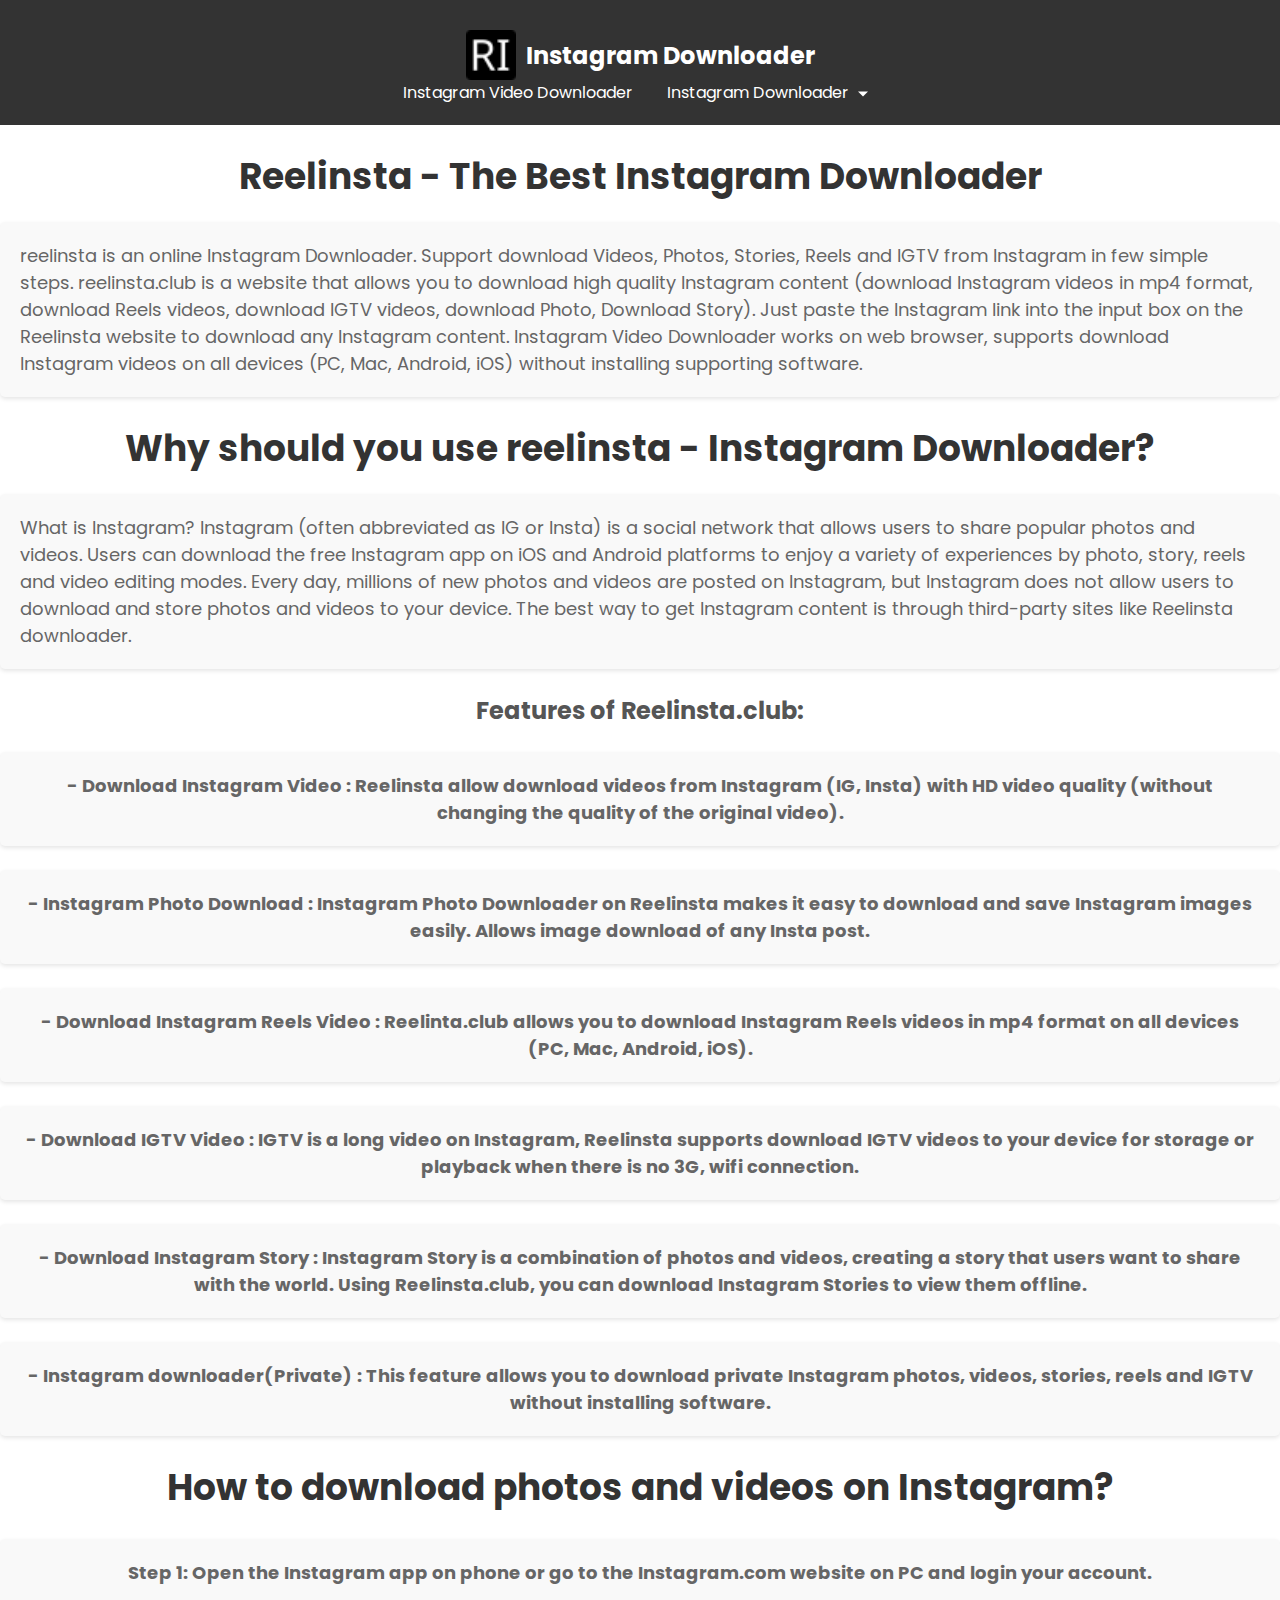
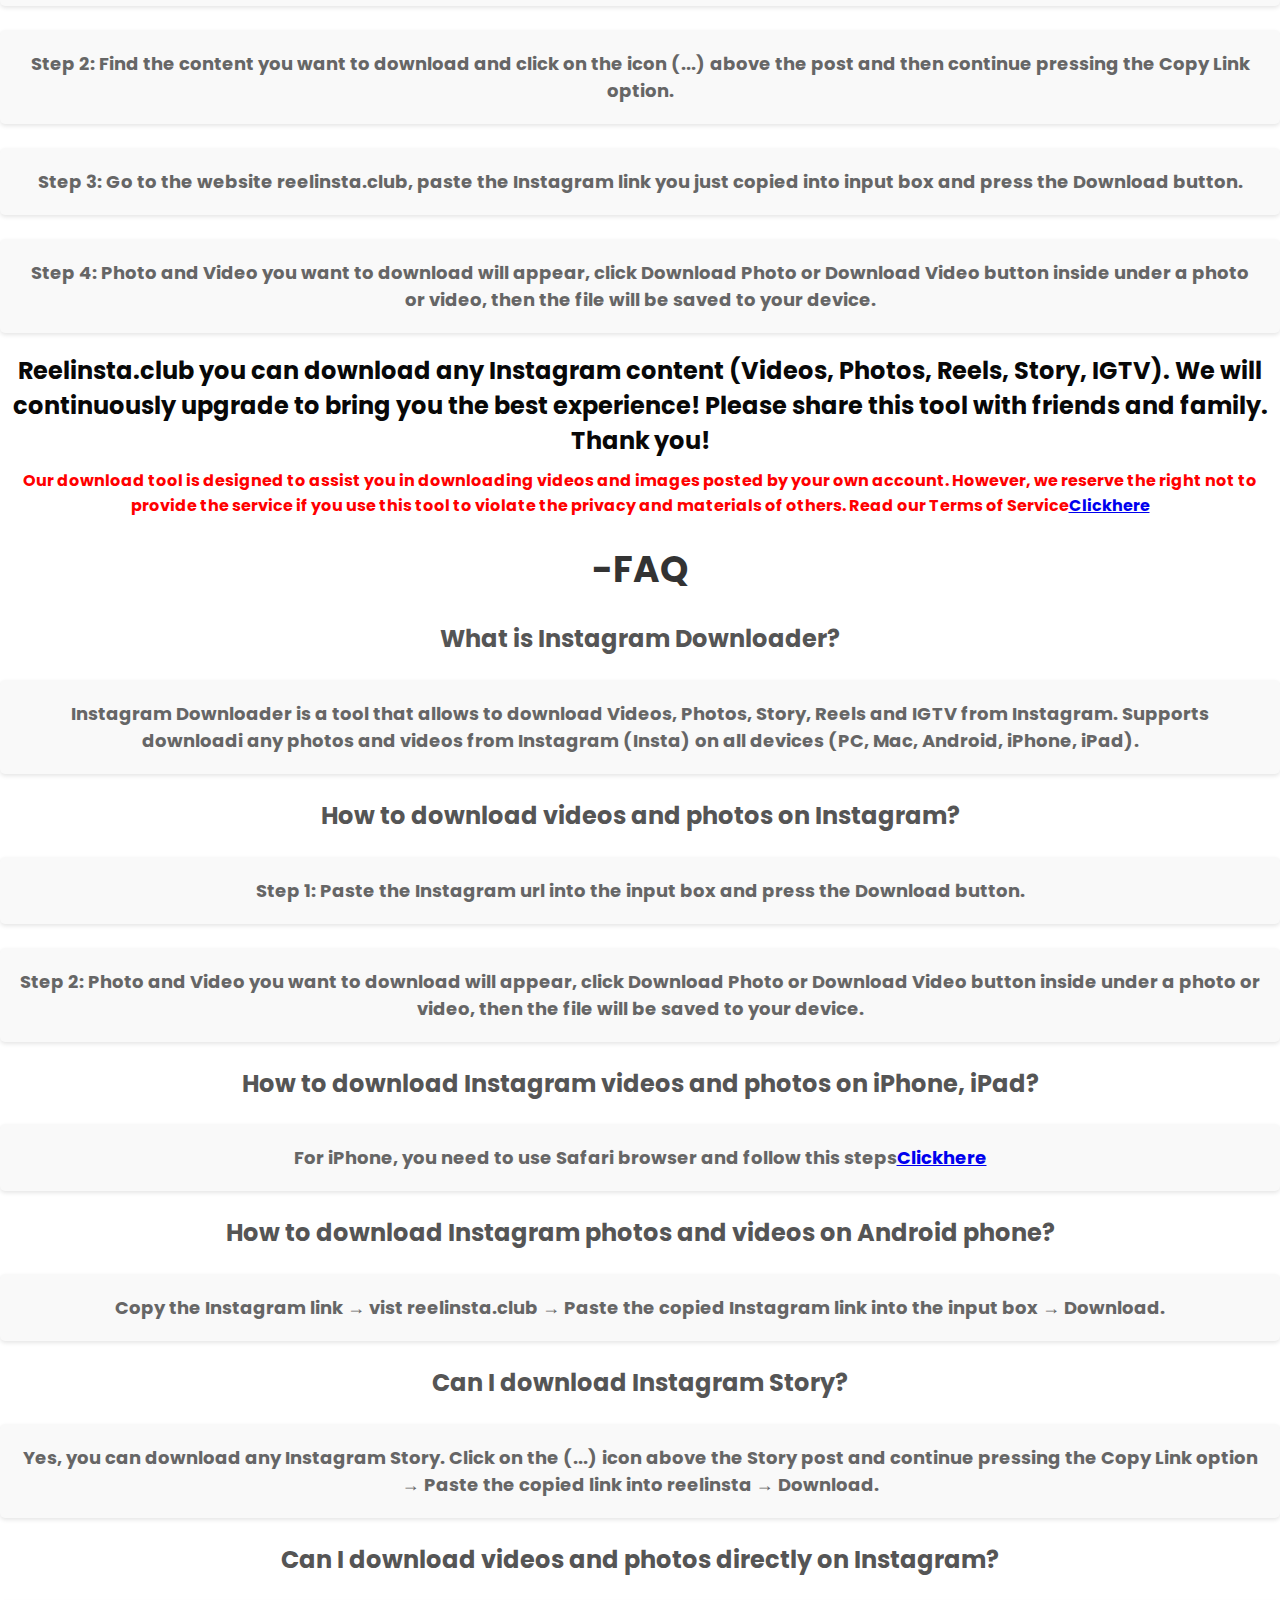
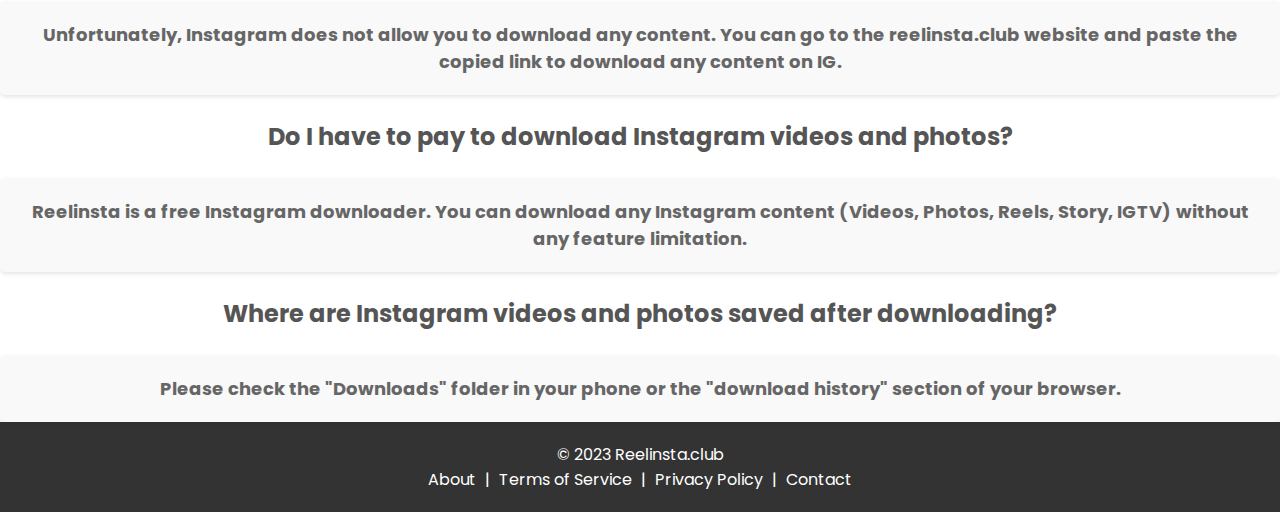
<file: about.html>
<!DOCTYPE html>
<html>

<head>
  <!-- Google tag (gtag.js) -->
<script async src="https://www.googletagmanager.com/gtag/js?id=G-S1WCLSND9W"></script>
<script>
  window.dataLayer = window.dataLayer || [];
  function gtag(){dataLayer.push(arguments);}
  gtag('js', new Date());

  gtag('config', 'G-S1WCLSND9W');
</script>
  <meta charset="UTF-8">
  <meta name="viewport" content="width=device-width, initial-scale=1.0">
  <link rel="icon" type="image/png" href="/codeless/favicon.ico">
  <link rel="apple-touch-icon" sizes="180x180" href="codeless/apple-touch-icon.png">
<link rel="icon" type="image/png" sizes="32x32" href="codeless/favicon-32x32.png">
<link rel="icon" type="image/png" sizes="16x16" href="/codeless/favicon-16x16.png">
<link rel="icon" type="image/png" sizes="192x192" href="/codeless/android-chrome-192x192.png">
<link rel="icon" type="image/png" sizes="512x512" href="/codeless/android-chrome-512x512.png">
<link rel="manifest" href="/codeless/site.webmanifest">
  <title>About</title>
  <style>
    @import url('https://fonts.googleapis.com/css2?family=Poppins:wght@400;700&display=swap');

    body {
      background-color: #ffffff;
      color: #333333;
      font-family: 'Poppins', Arial, sans-serif;
      margin: 0;
    }

    .container {
      max-width: 500px;
      margin: 0 auto;
      padding: 20px;
    }

    h1 {
      text-align: center;
      margin-bottom: 10px;
      display: flex;
      align-items: center;
      justify-content: center;
    }

    .logo-img {
      width: 50px;
      height: 50px;
      margin-right: 10px;
    }

    form {
      display: flex;
      align-items: center;
    }

    input[type="text"] {
      flex: 1;
      padding: 10px;
      font-size: 16px;
    }

    button[type="submit"] {
      padding: 10px 20px;
      font-size: 16px;
      background-color: #333333;
      color: #ffffff;
      border: none;
      cursor: pointer;
    }

    header {
      background-color: #333333;
      color: #ffffff;
      padding: 20px;
      text-align: center;
      display: flex;
      flex-direction: column;
      align-items: center;
    }

    header h1 {
      margin: 0;
      margin-top: 10px;
      font-size: 24px;
    }

    nav ul {
      list-style: none;
      text-align: center;
      margin: 0;
      padding: 0;
    }

    nav ul li {
      display: inline-block;
      margin-right: 10px;
      position: relative;
    }

    nav ul li a {
      color: #ffffff;
      text-decoration: none;
      padding: 5px 10px;
      margin-bottom: 5px;
      position: relative;
    }

    nav ul li a:hover {
      background-color: #ffffff;
      color: #333333;
    }

    nav ul li ul {
      display: none;
      position: absolute;
      background-color: #333333;
      top: 100%;
      left: 0;
      width: 200px;
      padding: 0;
      z-index: 1;
    }

    nav ul li:hover>ul {
      display: block;
    }

    nav ul li ul li {
      display: block;
    }

    nav ul li ul li a {
      padding: 10px;
      color: #ffffff;
      display: block;
      opacity: 1;
    }

    nav ul li ul li a:hover {
      background-color: #555555;
    }

    /* Arrow Icon */
    .sub-menu-icon {
      display: inline-block;
      width: 10px;
      height: 10px;
      margin-left: 5px;
      vertical-align: middle;
      position: relative;
    }

    .sub-menu-icon svg {
      fill: #ffffff;
      stroke: #ffffff;
      stroke-width: 1.5;
      height: 100%;
      width: 100%;
      position: absolute;
      top: 50%;
      left: 50%;
      transform: translate(-50%, -50%);
    }

    /* Hover Button Icon */
    .hover-button-icon {
      display: inline-block;
      width: 10px;
      height: 10px;
      margin-left: 5px;
      vertical-align: middle;
      position: relative;
    }

    .hover-button-icon::before {
      content: "";
      position: absolute;
      top: 50%;
      left: 50%;
      width: 0;
      height: 0;
      border-left: 5px solid transparent;
      border-right: 5px solid transparent;
      border-top: 5px solid #ffffff;
      transform: translate(-50%, -50%);
    }

    @media only screen and (max-width: 600px) {
      .container {
        padding: 10px;
      }

      h1 {
        font-size: 20px;
      }

      input[type="text"],
      button[type="submit"] {
        max-width: 300px;
      }

      header h1 {
        font-size: 20px;
      }

      nav ul li a {
        padding: 3px 7px;
      }
    }

    footer {
      background-color: #333333;
      color: #ffffff;
      padding: 20px;
      text-align: center;
    }

    footer a {
      color: #ffffff;
      text-decoration: none;
      margin: 0 5px;
    }
    h2 {
      color: #333333;
      font-size: 28px;
      margin-bottom: 10px;
    }

    p {
      color: #666666;
      font-size: 16px;
      margin-bottom: 0;
    }

    .section {
      display: flex;
      align-items: center;
      justify-content: center;
      flex-direction: column;
      margin: 20px 0;
    }

    .image-container {
      text-align: center;
    }

    .image-container img {
      max-width: 100%;
      height: auto;
    }

    .content-container {
      text-align: center;
      margin-top: 20px;
    }

    .content-container h2 {
      color: #333333;
      font-size: 28px;
      margin-bottom: 10px;
    }

    .content-container p {
      color: #666666;
      font-size: 16px;
      margin-bottom: 0;
      line-height: 1.5;
      padding: 20px;
      background-color: #f9f9f9;
      border-radius: 5px;
      box-shadow: 0 2px 4px rgba(0, 0, 0, 0.1);
      position: relative;
      overflow: hidden;
    }

    .content-container p:before {
      content: "";
      position: absolute;
      top: 10px;
      left: 0;
      width: 100%;
      height: 100%;
      background-color: rgba(255, 255, 255, 0.5);
      transform: skew(-20deg);
      z-index: -1;
    }

    .content-container p:after {
      content: "";
      position: absolute;
      bottom: 10px;
      right: 0;
      width: 50%;
      height: 50%;
      background-color: rgba(255, 255, 255, 0.5);
      transform: skew(-20deg);
      z-index: -1;
    }

    h1 {
      text-align: center;
      margin-bottom: 10px;
      display: flex;
      align-items: center;
      justify-content: center;
      font-size: 36px;
      /* Increase the font size */
      color: #333333;
      /* Change the color */
    }

    p {
      color: #666666;
      font-size: 18px;
      /* Increase the font size */
      margin-bottom: 0;
      line-height: 1.5;
      padding: 20px;
      background-color: #f9f9f9;
      border-radius: 5px;
      box-shadow: 0 2px 4px rgba(0, 0, 0, 0.1);
      position: relative;
      overflow: hidden;
    }

    p:before {
      content: "";
      position: absolute;
      top: 10px;
      left: 0;
      width: 100%;
      height: 100%;
      background-color: rgba(255, 255, 255, 0.5);
      transform: skew(-20deg);
      z-index: -1;
    }

    p:after {
      content: "";
      position: absolute;
      bottom: 10px;
      right: 0;
      width: 50%;
      height: 50%;
      background-color: rgba(255, 255, 255, 0.5);
      transform: skew(-20deg);
      z-index: -1;
    }

    h3 {
      text-align: center;
      color: #555555;
      /* Update the color as per your theme */
      font-size: 24px;
      margin-bottom: 10px;
    }

    h4 {
  text-align: center;
  color: #666666;
  font-size: 18px;
  margin-bottom: 0;
  line-height: 1.5;
  padding: 20px;
  background-color: #f9f9f9;
  border-radius: 5px;
  box-shadow: 0 2px 4px rgba(0, 0, 0, 0.1);
  position: relative;
  overflow: hidden;
}

h4:before {
  content: "";
  position: absolute;
  top: 10px;
  left: 0;
  width: 100%;
  height: 100%;
  background-color: rgba(255, 255, 255, 0.5);
  transform: skew(-20deg);
  z-index: -1;
}

h4:after {
  content: "";
  position: absolute;
  bottom: 10px;
  right: 0;
  width: 50%;
  height: 50%;
  background-color: rgba(255, 255, 255, 0.5);
  transform: skew(-20deg);
  z-index: -1;
}

    strong {
      display: block;
      font-weight: bold;
      color: #FF0000;
      text-align: center;
      /* Update the color as per your theme */
    }
    h2 {
      text-align: center;
      color: #080808;
      /* Update the color as per your theme */
      font-size: 24px;
      margin-bottom: 10px;
    }
  </style>
</head>

<body>
  <header>
    <h1>
      <a href="/index.html"></a>
      <img class="logo-img" src="/codeless/favicon-32x32.png" alt="Logo">
      <a href="/index.html" style="color: #ffffff; text-decoration: none;">Instagram Downloader</a>
    </h1>
    <nav>
      <ul>
        <li><a href="/instavideodownloader.html">Instagram Video Downloader</a></li>
        <li>
          <a href="">
            Instagram Downloader
            <span class="hover-button-icon"></span>
          </a>
          <ul>
            <li><a href="/instaphotodownloader.html">Instagram Photo Downloader</a></li>
            <li><a href="/reelsdownloader.html">Reels Downloader</a></li>
            <li><a href="/Storydownloader.html">Story Downloader</a></li>
            <li><a href="/igtvdownloader.html">IGTV Downloader</a></li>
          </ul>
        </li>
      </ul>
    </nav>
  </header>
  <h1>Reelinsta - The Best Instagram Downloader</h1>
  <p>reelinsta is an online Instagram Downloader. Support download Videos, Photos, Stories, Reels and IGTV from
    Instagram in few simple steps.

    reelinsta.club is a website that allows you to download high quality Instagram content (download Instagram videos in
    mp4 format, download Reels videos, download IGTV videos, download Photo, Download Story). Just paste the Instagram
    link into the input box on the Reelinsta website to download any Instagram content.

    Instagram Video Downloader works on web browser, supports download Instagram videos on all devices (PC, Mac,
    Android, iOS) without installing supporting software.</p>
  <h1>Why should you use reelinsta - Instagram Downloader?</h1>
  <p>What is Instagram? Instagram (often abbreviated as IG or Insta) is a social network that allows users to share
    popular photos and videos. Users can download the free Instagram app on iOS and Android platforms to enjoy a variety
    of experiences by photo, story, reels and video editing modes.

    Every day, millions of new photos and videos are posted on Instagram, but Instagram does not allow users to download
    and store photos and videos to your device. The best way to get Instagram content is through third-party sites like
    Reelinsta downloader.</p>
  <h3>Features of Reelinsta.club:</h3>
  <h4>- Download Instagram Video : Reelinsta allow download videos from Instagram (IG, Insta) with HD video quality
    (without changing the quality of the original video).</h4>
  <h4>- Instagram Photo Download : Instagram Photo Downloader on Reelinsta makes it easy to download and save Instagram
    images easily. Allows image download of any Insta post.</h4>
  <h4>- Download Instagram Reels Video : Reelinta.club allows you to download Instagram Reels videos in mp4 format on
    all devices (PC, Mac, Android, iOS).</h4>
  <h4>- Download IGTV Video : IGTV is a long video on Instagram, Reelinsta supports download IGTV videos to your device
    for storage or playback when there is no 3G, wifi connection.</h4>
  <h4>- Download Instagram Story : Instagram Story is a combination of photos and videos, creating a story that users
    want to share with the world. Using Reelinsta.club, you can download Instagram Stories to view them offline.</h4>
  <h4>- Instagram downloader(Private) : This feature allows you to download private Instagram photos, videos, stories,
    reels and IGTV without installing software.</h4>
  <h1>How to download photos and videos on Instagram?</h1>
  <h4>Step 1: Open the Instagram app on phone or go to the Instagram.com website on PC and login your account.</h4>
  <h4>Step 2: Find the content you want to download and click on the icon (...) above the post and then continue
    pressing the Copy Link option.</h4>
  <h4>Step 3: Go to the website reelinsta.club, paste the Instagram link you just copied into input box and press the
    Download button.</h4>
  <h4>Step 4: Photo and Video you want to download will appear, click Download Photo or Download Video button inside
    under a photo or video, then the file will be saved to your device.</h4>
  <h2>Reelinsta.club you can download any Instagram content (Videos, Photos, Reels, Story, IGTV). We will continuously
    upgrade to bring you the best experience! Please share this tool with friends and family. Thank you!</h2>
  <strong>Our download tool is designed to assist you in downloading videos and images posted by your own account.
    However, we reserve the right not to provide the service if you use this tool to violate the privacy and materials
    of others.

    Read our Terms of Service<a href="/Termsofservice.html">Clickhere</a></strong>
  <h1>-FAQ</H1>
  <h3>What is Instagram Downloader?</h3>
  <h4>Instagram Downloader is a tool that allows to download Videos, Photos, Story, Reels and IGTV from Instagram.
    Supports downloadi any photos and videos from Instagram (Insta) on all devices (PC, Mac, Android, iPhone, iPad).
  </h4>
  <h3>How to download videos and photos on Instagram?</h3>
  <h4>Step 1: Paste the Instagram url into the input box and press the Download button.</h4>
  <h4>Step 2: Photo and Video you want to download will appear, click Download Photo or Download Video button inside
    under a photo or video, then the file will be saved to your device.</h4>
  <h3>How to download Instagram videos and photos on iPhone, iPad?</h3>
  <h4>For iPhone, you need to use Safari browser and follow this steps<a href="/apple.html">Clickhere</a></h4>
  <h3>How to download Instagram photos and videos on Android phone?</h3>
  <h4>Copy the Instagram link → vist reelinsta.club → Paste the copied Instagram link into the input box → Download.
  </h4>
  <h3>Can I download Instagram Story?</h3>
  <h4>Yes, you can download any Instagram Story. Click on the (...) icon above the Story post and continue pressing the
    Copy Link option → Paste the copied link into reelinsta → Download.</h4>
  <h3>Can I download videos and photos directly on Instagram?</h3>
  <h4>Unfortunately, Instagram does not allow you to download any content. You can go to the reelinsta.club website and
    paste the copied link to download any content on IG.</h4>
  <h3>Do I have to pay to download Instagram videos and photos?</h3>
  <h4>Reelinsta is a free Instagram downloader. You can download any Instagram content (Videos, Photos, Reels, Story,
    IGTV) without any feature limitation.</h4>
  <h3>Where are Instagram videos and photos saved after downloading?</h3>
  <h4>Please check the "Downloads" folder in your phone or the "download history" section of your browser.</h4>

  <footer>
    &copy; 2023 Reelinsta.club<br>
    <a href="/about.html">About</a> |
    <a href="/Termsofservice.html">Terms of Service</a> |
    <a href="/Privacypolicy.html">Privacy Policy</a> |
    <a href="/contact.html">Contact</a>
  </footer>
</body>

</html>
</file>
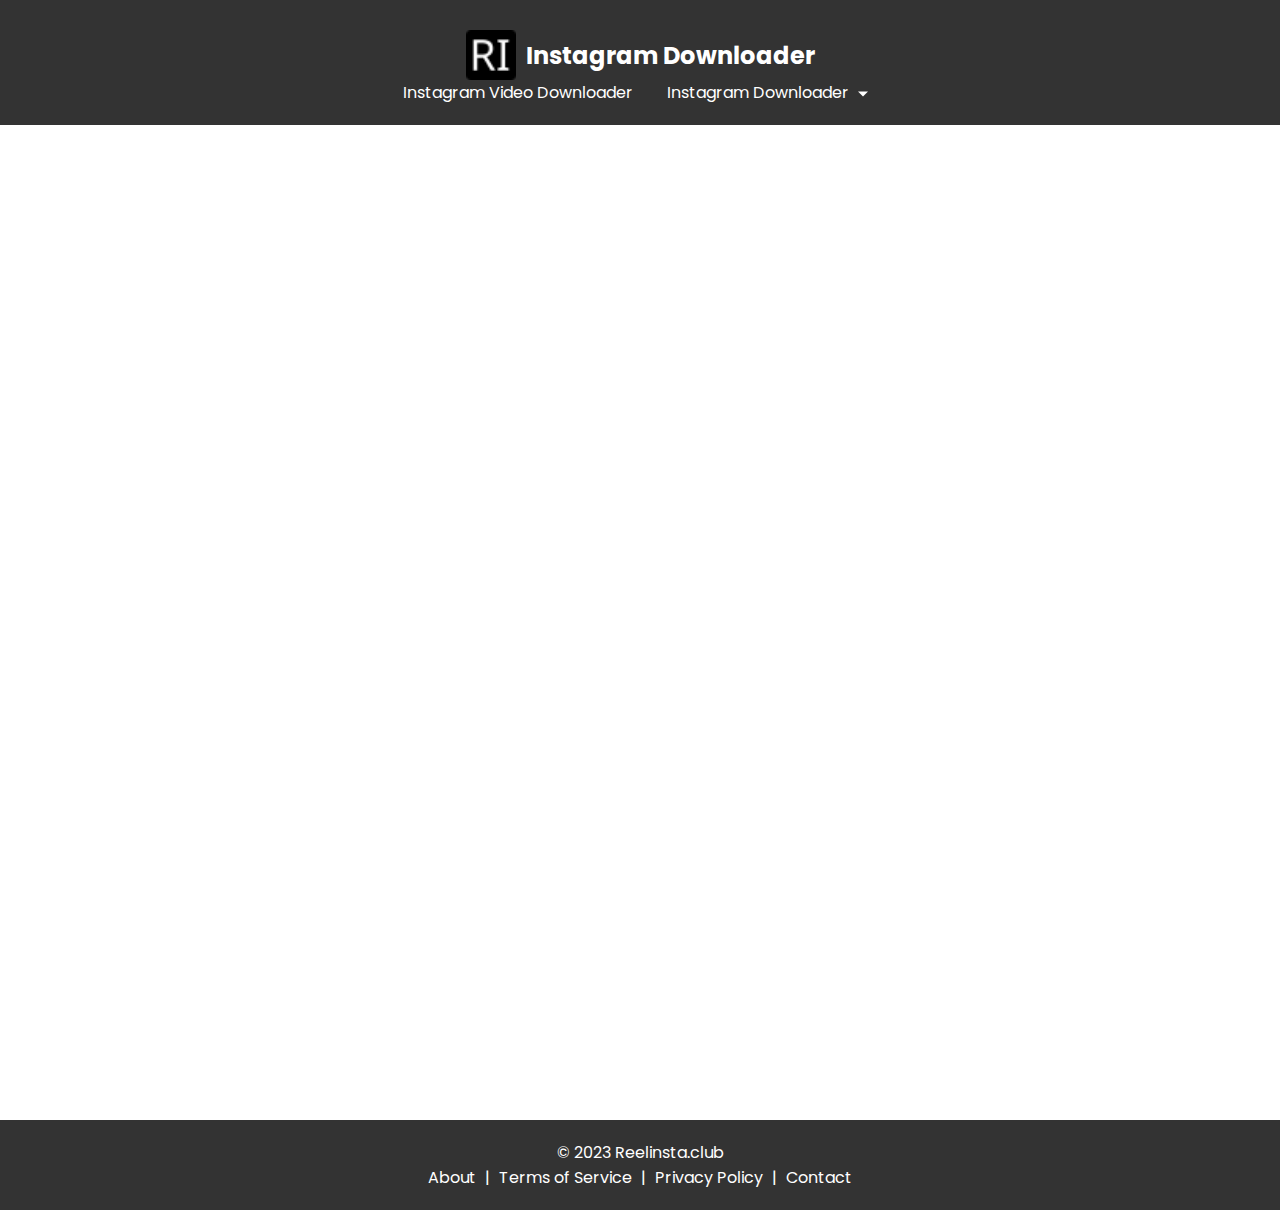
<file: contact.html>
<!DOCTYPE html>
<html>
<head>
  <!-- Google tag (gtag.js) -->
<script async src="https://www.googletagmanager.com/gtag/js?id=G-S1WCLSND9W"></script>
<script>
  window.dataLayer = window.dataLayer || [];
  function gtag(){dataLayer.push(arguments);}
  gtag('js', new Date());

  gtag('config', 'G-S1WCLSND9W');
</script>
  <meta charset="UTF-8">
  <meta name="viewport" content="width=device-width, initial-scale=1.0">
  <link rel="icon" type="image/png" href="/codeless/favicon.ico">
  <link rel="apple-touch-icon" sizes="180x180" href="codeless/apple-touch-icon.png">
<link rel="icon" type="image/png" sizes="32x32" href="codeless/favicon-32x32.png">
<link rel="icon" type="image/png" sizes="16x16" href="/codeless/favicon-16x16.png">
<link rel="icon" type="image/png" sizes="192x192" href="/codeless/android-chrome-192x192.png">
<link rel="icon" type="image/png" sizes="512x512" href="/codeless/android-chrome-512x512.png">
<link rel="manifest" href="/codeless/site.webmanifest">
  <title>Contact</title>
  <style>
    @import url('https://fonts.googleapis.com/css2?family=Poppins:wght@400;700&display=swap');

    body {
      background-color: #ffffff;
      color: #333333;
      font-family: 'Poppins', Arial, sans-serif;
      margin: 0;
    }

    .container {
      max-width: 500px;
      margin: 0 auto;
      padding: 20px;
    }

    h1 {
      text-align: center;
      margin-bottom: 10px;
      display: flex;
      align-items: center;
      justify-content: center;
    }

    .logo-img {
      width: 50px;
      height: 50px;
      margin-right: 10px;
    }

    form {
      display: flex;
      align-items: center;
    }

    input[type="text"] {
      flex: 1;
      padding: 10px;
      font-size: 16px;
    }

    button[type="submit"] {
      padding: 10px 20px;
      font-size: 16px;
      background-color: #333333;
      color: #ffffff;
      border: none;
      cursor: pointer;
    }

    header {
      background-color: #333333;
      color: #ffffff;
      padding: 20px;
      text-align: center;
      display: flex;
      flex-direction: column;
      align-items: center;
    }

    header h1 {
      margin: 0;
      margin-top: 10px;
      font-size: 24px;
    }

    nav ul {
      list-style: none;
      text-align: center;
      margin: 0;
      padding: 0;
    }

    nav ul li {
      display: inline-block;
      margin-right: 10px;
      position: relative;
    }

    nav ul li a {
      color: #ffffff;
      text-decoration: none;
      padding: 5px 10px;
      margin-bottom: 5px;
      position: relative;
    }

    nav ul li a:hover {
      background-color: #ffffff;
      color: #333333;
    }

    nav ul li ul {
      display: none;
      position: absolute;
      background-color: #333333;
      top: 100%;
      left: 0;
      width: 200px;
      padding: 0;
      z-index: 1;
    }

    nav ul li:hover > ul {
      display: block;
    }

    nav ul li ul li {
      display: block;
    }

    nav ul li ul li a {
      padding: 10px;
      color: #ffffff;
      display: block;
      opacity: 1;
    }

    nav ul li ul li a:hover {
      background-color: #555555;
    }

    /* Arrow Icon */
    .sub-menu-icon {
      display: inline-block;
      width: 10px;
      height: 10px;
      margin-left: 5px;
      vertical-align: middle;
      position: relative;
    }

    .sub-menu-icon svg {
      fill: #ffffff;
      stroke: #ffffff;
      stroke-width: 1.5;
      height: 100%;
      width: 100%;
      position: absolute;
      top: 50%;
      left: 50%;
      transform: translate(-50%, -50%);
    }

    /* Hover Button Icon */
    .hover-button-icon {
      display: inline-block;
      width: 10px;
      height: 10px;
      margin-left: 5px;
      vertical-align: middle;
      position: relative;
    }

    .hover-button-icon::before {
      content: "";
      position: absolute;
      top: 50%;
      left: 50%;
      width: 0;
      height: 0;
      border-left: 5px solid transparent;
      border-right: 5px solid transparent;
      border-top: 5px solid #ffffff;
      transform: translate(-50%, -50%);
    }
    @media only screen and (max-width: 600px) {
      .container {
        padding: 10px;
      }
      
      h1 {
        font-size: 20px;
      }
      
      input[type="text"], button[type="submit"] {
        max-width: 300px;
      }
      
      header h1 {
        font-size: 20px;
      }
      
      nav ul li a {
        padding: 3px 7px;
      }
    }
    footer {
      background-color: #333333;
      color: #ffffff;
      padding: 20px;
      text-align: center;
    }

    footer a {
      color: #ffffff;
      text-decoration: none;
      margin: 0 5px;
    }
    h2 {
      color: #333333;
      font-size: 28px;
      margin-bottom: 10px;
    }

    p {
      color: #666666;
      font-size: 16px;
      margin-bottom: 0;
    }

    .section {
      display: flex;
      align-items: center;
      justify-content: center;
      flex-direction: column;
      margin: 20px 0;
    }

    .image-container {
      text-align: center;
    }

    .image-container img {
      max-width: 100%;
      height: auto;
    }

    .content-container {
      text-align: center;
      margin-top: 20px;
    }

    .content-container h2 {
      color: #333333;
      font-size: 28px;
      margin-bottom: 10px;
    }

    .content-container p {
      color: #666666;
      font-size: 16px;
      margin-bottom: 0;
      line-height: 1.5;
      padding: 20px;
      background-color: #f9f9f9;
      border-radius: 5px;
      box-shadow: 0 2px 4px rgba(0, 0, 0, 0.1);
      position: relative;
      overflow: hidden;
    }

    .content-container p:before {
      content: "";
      position: absolute;
      top: 10px;
      left: 0;
      width: 100%;
      height: 100%;
      background-color: rgba(255, 255, 255, 0.5);
      transform: skew(-20deg);
      z-index: -1;
    }

    .content-container p:after {
      content: "";
      position: absolute;
      bottom: 10px;
      right: 0;
      width: 50%;
      height: 50%;
      background-color: rgba(255, 255, 255, 0.5);
      transform: skew(-20deg);
      z-index: -1;
    }

    h1 {
      text-align: center;
      margin-bottom: 10px;
      display: flex;
      align-items: center;
      justify-content: center;
      font-size: 36px;
      /* Increase the font size */
      color: #333333;
      /* Change the color */
    }

    p {
      color: #666666;
      font-size: 18px;
      /* Increase the font size */
      margin-bottom: 0;
      line-height: 1.5;
      padding: 20px;
      background-color: #f9f9f9;
      border-radius: 5px;
      box-shadow: 0 2px 4px rgba(0, 0, 0, 0.1);
      position: relative;
      overflow: hidden;
    }

    p:before {
      content: "";
      position: absolute;
      top: 10px;
      left: 0;
      width: 100%;
      height: 100%;
      background-color: rgba(255, 255, 255, 0.5);
      transform: skew(-20deg);
      z-index: -1;
    }

    p:after {
      content: "";
      position: absolute;
      bottom: 10px;
      right: 0;
      width: 50%;
      height: 50%;
      background-color: rgba(255, 255, 255, 0.5);
      transform: skew(-20deg);
      z-index: -1;
    }

    h3 {
      text-align: center;
      color: #555555;
      /* Update the color as per your theme */
      font-size: 24px;
      margin-bottom: 10px;
    }

    h4 {
  text-align: center;
  color: #666666;
  font-size: 18px;
  margin-bottom: 0;
  line-height: 1.5;
  padding: 20px;
  background-color: #f9f9f9;
  border-radius: 5px;
  box-shadow: 0 2px 4px rgba(0, 0, 0, 0.1);
  position: relative;
  overflow: hidden;
}

h4:before {
  content: "";
  position: absolute;
  top: 10px;
  left: 0;
  width: 100%;
  height: 100%;
  background-color: rgba(255, 255, 255, 0.5);
  transform: skew(-20deg);
  z-index: -1;
}

h4:after {
  content: "";
  position: absolute;
  bottom: 10px;
  right: 0;
  width: 50%;
  height: 50%;
  background-color: rgba(255, 255, 255, 0.5);
  transform: skew(-20deg);
  z-index: -1;
}



    strong {
      display: block;
      font-weight: bold;
      color: #FF0000;
      text-align: center;
      /* Update the color as per your theme */
    }
    h2 {
      text-align: center;
      color: #080808;
      /* Update the color as per your theme */
      font-size: 24px;
      margin-bottom: 10px;
    }
  </style>
</head>
<body>
  <header>
    <h1>
      <img class="logo-img" src="/codeless/favicon-32x32.png" alt="Logo">
      <a href="/index.html" style="color: #ffffff; text-decoration: none;">Instagram Downloader</a>
    </h1>
    <nav>
      <ul>
        <li><a href="/instavideodownloader.html">Instagram Video Downloader</a></li>
       
        <li>
          <a href="">
            Instagram Downloader
            <span class="hover-button-icon"></span>
          </a>
          <ul>
            <li><a href="/instaphotodownloader.html">Instagram Photo Downloader</a></li>
            <li><a href="/reelsdownloader.html">Reels Downloader</a></li>
            <li><a href="/Storydownloader.html">Story Downloader</a></li>
            <li><a href="/igtvdownloader.html">IGTV Downloader</a></li>
          </ul>
        </li>
      </ul>
    </nav>
  </header>
  <iframe src="https://docs.google.com/forms/d/e/1FAIpQLSdP4z7NfMVzBhIVlW6TG4yBxOrof-QF1b3tGR1uzswSDwumZw/viewform?embedded=true" width="100%" height="988" frameborder="0" marginheight="0" marginwidth="0">Loading…</iframe>
  <footer>
    &copy; 2023 Reelinsta.club<br>
    <a href="/about.html">About</a> |
    <a href="/Termsofservice.html">Terms of Service</a> |
    <a href="/Privacypolicy.html">Privacy Policy</a> |
    <a href="/contact.html">Contact</a>
  </footer>
</body>
</html>
</file>
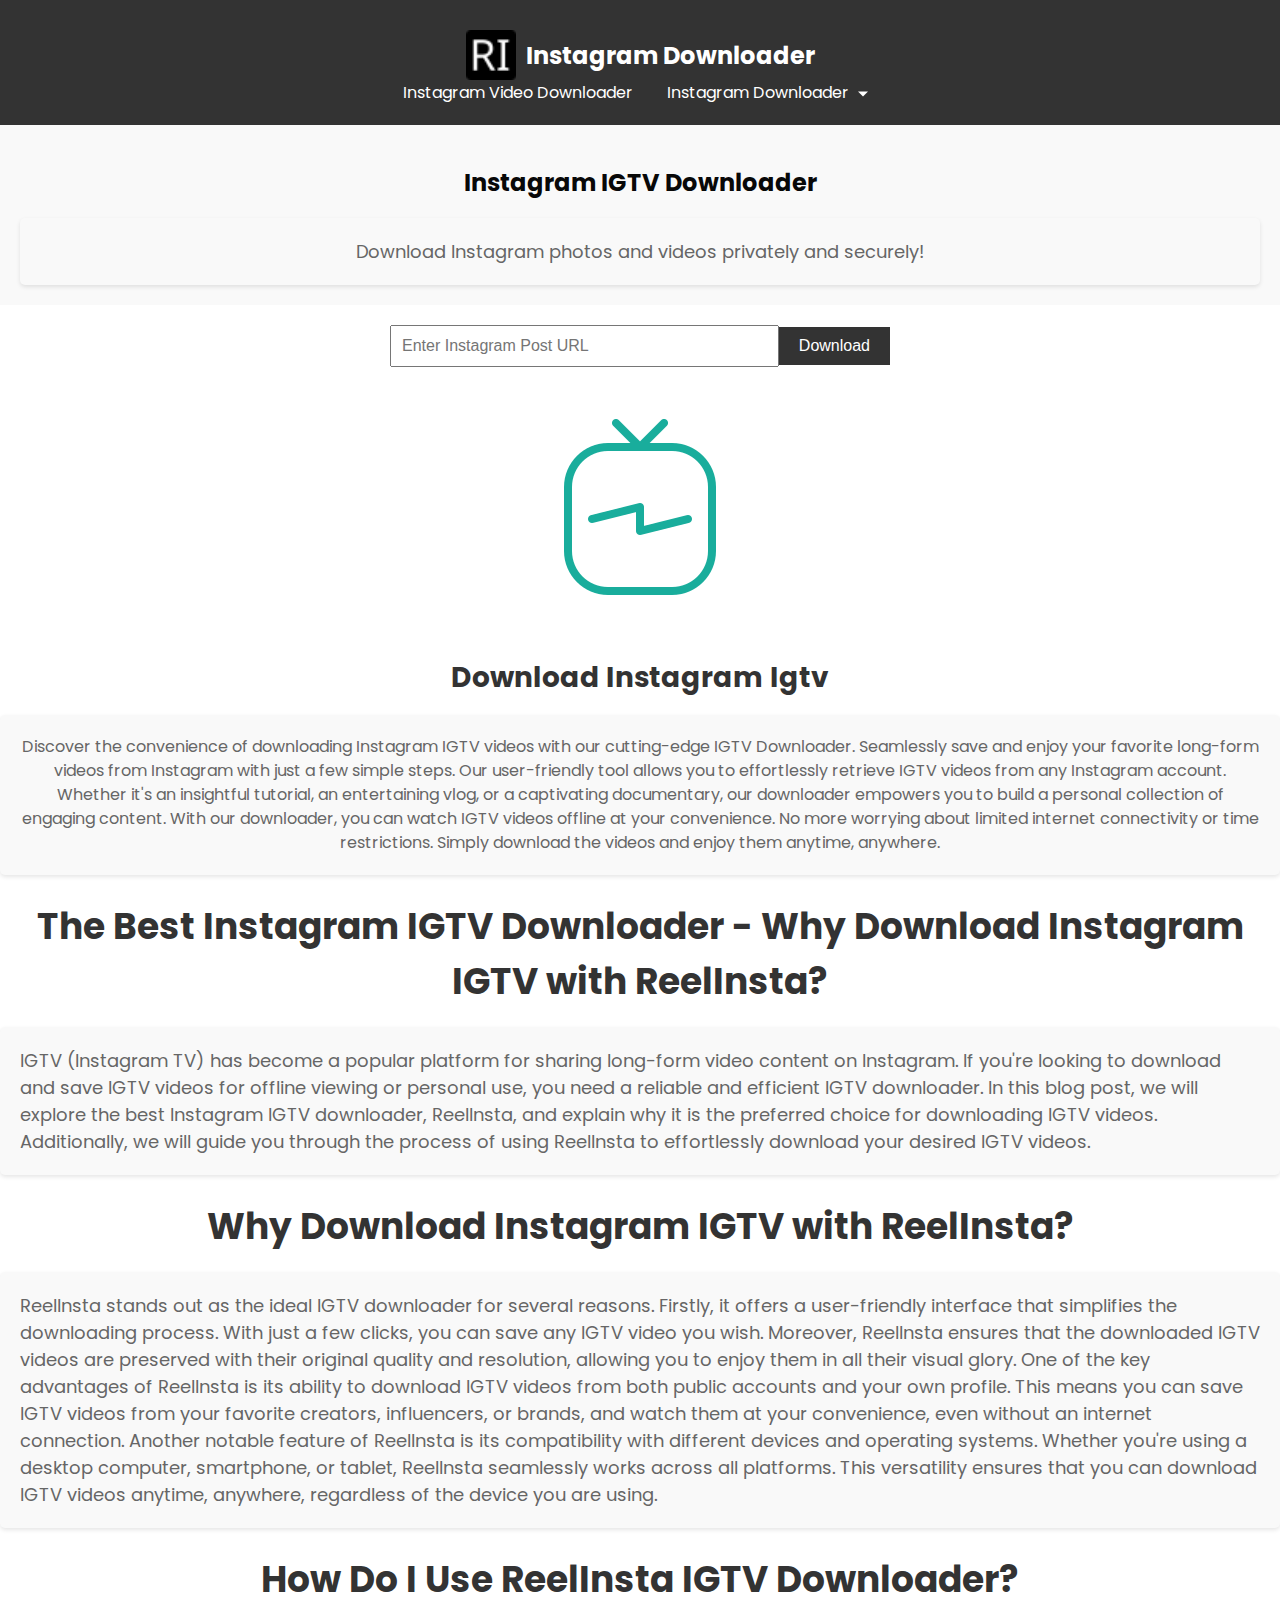
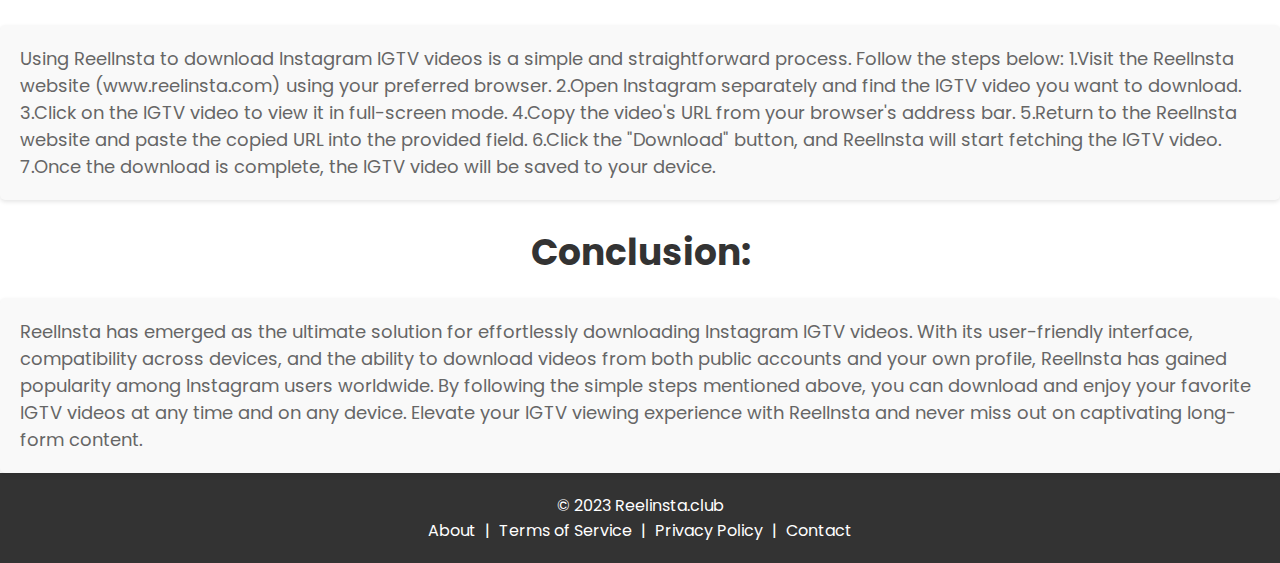
<file: igtvdownloader.html>
<!DOCTYPE html>
<html>

<head>
  <script async src="https://pagead2.googlesyndication.com/pagead/js/adsbygoogle.js?client=ca-pub-5475598426719678"
     crossorigin="anonymous"></script>
  <!-- Google tag (gtag.js) -->
<script async src="https://www.googletagmanager.com/gtag/js?id=G-S1WCLSND9W"></script>
<script>
  window.dataLayer = window.dataLayer || [];
  function gtag(){dataLayer.push(arguments);}
  gtag('js', new Date());

  gtag('config', 'G-S1WCLSND9W');
</script>
  <meta charset="UTF-8">
  <meta name="viewport" content="width=device-width, initial-scale=1.0">
  <link rel="icon" type="image/png" href="/codeless/favicon.ico">
  <link rel="apple-touch-icon" sizes="180x180" href="codeless/apple-touch-icon.png">
  <link rel="icon" type="image/png" sizes="32x32" href="codeless/favicon-32x32.png">
  <link rel="icon" type="image/png" sizes="16x16" href="/codeless/favicon-16x16.png">
  <link rel="icon" type="image/png" sizes="192x192" href="/codeless/android-chrome-192x192.png">
  <link rel="icon" type="image/png" sizes="512x512" href="/codeless/android-chrome-512x512.png">
  <link rel="manifest" href="/codeless/site.webmanifest">
  <title>Instagram video Downloader</title>
  <style>
    @import url('https://fonts.googleapis.com/css2?family=Poppins:wght@400;700&display=swap');

    body {
      background-color: #ffffff;
      color: #333333;
      font-family: 'Poppins', Arial, sans-serif;
      margin: 0;
    }

    .container {
      max-width: 500px;
      margin: 0 auto;
      padding: 20px;
    }

    h1 {
      text-align: center;
      margin-bottom: 10px;
      display: flex;
      align-items: center;
      justify-content: center;
    }

    .logo-img {
      width: 50px;
      height: 50px;
      margin-right: 10px;
    }

    form {
      display: flex;
      align-items: center;
    }

    input[type="text"] {
      flex: 1;
      padding: 10px;
      font-size: 16px;
    }

    button[type="submit"] {
      padding: 10px 20px;
      font-size: 16px;
      background-color: #333333;
      color: #ffffff;
      border: none;
      cursor: pointer;
    }

    header {
      background-color: #333333;
      color: #ffffff;
      padding: 20px;
      text-align: center;
      display: flex;
      flex-direction: column;
      align-items: center;
    }

    header h1 {
      margin: 0;
      margin-top: 10px;
      font-size: 24px;
    }

    nav ul {
      list-style: none;
      text-align: center;
      margin: 0;
      padding: 0;
    }

    nav ul li {
      display: inline-block;
      margin-right: 10px;
      position: relative;
    }

    nav ul li a {
      color: #ffffff;
      text-decoration: none;
      padding: 5px 10px;
      margin-bottom: 5px;
      position: relative;
    }

    nav ul li a:hover {
      background-color: #ffffff;
      color: #333333;
    }

    nav ul li ul {
      display: none;
      position: absolute;
      background-color: #333333;
      top: 100%;
      left: 0;
      width: 200px;
      padding: 0;
      z-index: 1;
    }

    nav ul li:hover>ul {
      display: block;
    }

    nav ul li ul li {
      display: block;
    }

    nav ul li ul li a {
      padding: 10px;
      color: #ffffff;
      display: block;
      opacity: 1;
    }

    nav ul li ul li a:hover {
      background-color: #555555;
    }

    /* Arrow Icon */
    .sub-menu-icon {
      display: inline-block;
      width: 10px;
      height: 10px;
      margin-left: 5px;
      vertical-align: middle;
      position: relative;
    }

    .sub-menu-icon svg {
      fill: #ffffff;
      stroke: #ffffff;
      stroke-width: 1.5;
      height: 100%;
      width: 100%;
      position: absolute;
      top: 50%;
      left: 50%;
      transform: translate(-50%, -50%);
    }

    /* Hover Button Icon */
    .hover-button-icon {
      display: inline-block;
      width: 10px;
      height: 10px;
      margin-left: 5px;
      vertical-align: middle;
      position: relative;
    }

    .hover-button-icon::before {
      content: "";
      position: absolute;
      top: 50%;
      left: 50%;
      width: 0;
      height: 0;
      border-left: 5px solid transparent;
      border-right: 5px solid transparent;
      border-top: 5px solid #ffffff;
      transform: translate(-50%, -50%);
    }

    @media only screen and (max-width: 600px) {
      .container {
        padding: 10px;
      }

      h1 {
        font-size: 20px;
      }

      input[type="text"],
      button[type="submit"] {
        max-width: 300px;
      }

      header h1 {
        font-size: 20px;
      }

      nav ul li a {
        padding: 3px 7px;
      }
    }

    footer {
      background-color: #333333;
      color: #ffffff;
      padding: 20px;
      text-align: center;
    }

    footer a {
      color: #ffffff;
      text-decoration: none;
      margin: 0 5px;
    }

    .heading-container {
      background-color: #f9f9f9;
      padding: 20px;
      text-align: center;
    }

    h2 {
      color: #333333;
      font-size: 28px;
      margin-bottom: 10px;
    }

    p {
      color: #666666;
      font-size: 16px;
      margin-bottom: 0;
    }

    .section {
      display: flex;
      align-items: center;
      justify-content: center;
      flex-direction: column;
      margin: 20px 0;
    }

    .image-container {
      text-align: center;
    }

    .image-container img {
      max-width: 100%;
      height: auto;
    }

    .content-container {
      text-align: center;
      margin-top: 20px;
    }

    .content-container h2 {
      color: #333333;
      font-size: 28px;
      margin-bottom: 10px;
    }

    .content-container p {
      color: #666666;
      font-size: 16px;
      margin-bottom: 0;
      line-height: 1.5;
      padding: 20px;
      background-color: #f9f9f9;
      border-radius: 5px;
      box-shadow: 0 2px 4px rgba(0, 0, 0, 0.1);
      position: relative;
      overflow: hidden;
    }

    .content-container p:before {
      content: "";
      position: absolute;
      top: 10px;
      left: 0;
      width: 100%;
      height: 100%;
      background-color: rgba(255, 255, 255, 0.5);
      transform: skew(-20deg);
      z-index: -1;
    }

    .content-container p:after {
      content: "";
      position: absolute;
      bottom: 10px;
      right: 0;
      width: 50%;
      height: 50%;
      background-color: rgba(255, 255, 255, 0.5);
      transform: skew(-20deg);
      z-index: -1;
    }

    h1 {
      text-align: center;
      margin-bottom: 10px;
      display: flex;
      align-items: center;
      justify-content: center;
      font-size: 36px;
      /* Increase the font size */
      color: #333333;
      /* Change the color */
    }

    p {
      color: #666666;
      font-size: 18px;
      /* Increase the font size */
      margin-bottom: 0;
      line-height: 1.5;
      padding: 20px;
      background-color: #f9f9f9;
      border-radius: 5px;
      box-shadow: 0 2px 4px rgba(0, 0, 0, 0.1);
      position: relative;
      overflow: hidden;
    }

    p:before {
      content: "";
      position: absolute;
      top: 10px;
      left: 0;
      width: 100%;
      height: 100%;
      background-color: rgba(255, 255, 255, 0.5);
      transform: skew(-20deg);
      z-index: -1;
    }

    p:after {
      content: "";
      position: absolute;
      bottom: 10px;
      right: 0;
      width: 50%;
      height: 50%;
      background-color: rgba(255, 255, 255, 0.5);
      transform: skew(-20deg);
      z-index: -1;
    }

    h3 {
      text-align: center;
      color: #555555;
      /* Update the color as per your theme */
      font-size: 24px;
      margin-bottom: 10px;
    }

    h4 {
      text-align: center;
      color: #666666;
      font-size: 18px;
      margin-bottom: 0;
      line-height: 1.5;
      padding: 20px;
      background-color: #f9f9f9;
      border-radius: 5px;
      box-shadow: 0 2px 4px rgba(0, 0, 0, 0.1);
      position: relative;
      overflow: hidden;
    }

    h4:before {
      content: "";
      position: absolute;
      top: 10px;
      left: 0;
      width: 100%;
      height: 100%;
      background-color: rgba(255, 255, 255, 0.5);
      transform: skew(-20deg);
      z-index: -1;
    }

    h4:after {
      content: "";
      position: absolute;
      bottom: 10px;
      right: 0;
      width: 50%;
      height: 50%;
      background-color: rgba(255, 255, 255, 0.5);
      transform: skew(-20deg);
      z-index: -1;
    }



    strong {
      display: block;
      font-weight: bold;
      color: #FF0000;
      text-align: center;
      /* Update the color as per your theme */
    }

    h2 {
      text-align: center;
      color: #080808;
      /* Update the color as per your theme */
      font-size: 24px;
      margin-bottom: 10px;
    }
  </style>
</head>

<body>
  <header>
    <h1>
      <img class="logo-img" src="/codeless/favicon-32x32.png" alt="Logo">
      <a href="/index.html" style="color: #ffffff; text-decoration: none;">Instagram Downloader</a>
    </h1>
    <nav>
      <ul>
        <li><a href="/instavideodownloader.html">Instagram Video Downloader</a></li>

        <li>
          <a href="#">
            Instagram Downloader
            <span class="hover-button-icon"></span>
          </a>
          <ul>
            <li><a href="/instaphotodownloader.html">Instagram Photo Downloader</a></li>
            <li><a href="/reelsdownloader.html">Reels Downloader</a></li>
            <li><a href="/Storydownloader.html">Story Downloader</a></li>
            <li><a href="/igtvdownloader.html">IGTV Downloader</a></li>
          </ul>
        </li>
      </ul>
    </nav>
  </header>
  <div class="heading-container">
    <h2>Instagram IGTV Downloader</h2>
    <p>Download Instagram photos and videos privately and securely!</p>
  </div>
  <div class="container">
    <form id="downloadForm">
      <input type="text" id="postUrl" placeholder="Enter Instagram Post URL">
      <button type="submit">Download</button>
    </form>
  </div>
  <script>
    document.getElementById("downloadForm").addEventListener("submit", function (event) {
      event.preventDefault();
      var inputUrl = document.getElementById("postUrl").value;
      downloadFromInstagram(inputUrl);
    });

    function downloadFromInstagram(url) {
      var regex = /https:\/\/www.instagram.com\/p\/([^/]+)\//;
      var match = url.match(regex);
      if (!match) {
        console.log("Invalid Instagram URL");
        return;
      }
      var mediaIdentifier = match[1];
      var downloadUrl = `https://www.instagram.com/p/${mediaIdentifier}/?__a=1`;

      fetch(downloadUrl)
        .then(response => response.json())
        .then(data => {
          var mediaType = data.graphql.shortcode_media.__typename;
          var mediaUrl;

          switch (mediaType) {
            case 'GraphImage':
              mediaUrl = data.graphql.shortcode_media.display_url;
              break;
            case 'GraphVideo':
              mediaUrl = data.graphql.shortcode_media.video_url;
              break;
            case 'GraphSidecar':
              mediaUrl = data.graphql.shortcode_media.edge_sidecar_to_children.edges[0].node.display_url;
              break;
            default:
              console.log("Unsupported media type:", mediaType);
              return;
          }

          fetch(mediaUrl)
            .then(response => response.blob())
            .then(blob => {
              var anchor = document.createElement('a');
              anchor.href = URL.createObjectURL(blob);
              anchor.download = `instagram_media.${getFileType(mediaUrl)}`;
              anchor.click();
            })
            .catch(error => {
              console.log("Download failed:", error);
            });
        })
        .catch(error => {
          console.log("Error:", error);
        });
    }
    function getFileType(url) {
      var extension = url.split('.').pop();
      if (extension.includes("?")) {
        extension = extension.split("?")[0];
      }
      return extension;
    }
  </script>
  <div class="section">
    <div class="image-container">
      <img src="/codeless/icons8-igtv-200 (1).png" alt="Image Description">
    </div>
    <div class="content-container">
      <h2>Download Instagram Igtv </h2>
      <p>Discover the convenience of downloading Instagram IGTV videos with our cutting-edge IGTV Downloader. Seamlessly
        save and enjoy your favorite long-form videos from Instagram with just a few simple steps.

        Our user-friendly tool allows you to effortlessly retrieve IGTV videos from any Instagram account. Whether it's
        an insightful tutorial, an entertaining vlog, or a captivating documentary, our downloader empowers you to build
        a personal collection of engaging content.

        With our downloader, you can watch IGTV videos offline at your convenience. No more worrying about limited
        internet connectivity or time restrictions. Simply download the videos and enjoy them anytime, anywhere.</p>
    </div>
  </div>
  <h1>The Best Instagram IGTV Downloader - Why Download Instagram IGTV with ReelInsta?</h1>
<p>IGTV (Instagram TV) has become a popular platform for sharing long-form video content on Instagram. If you're looking to download and save IGTV videos for offline viewing or personal use, you need a reliable and efficient IGTV downloader. In this blog post, we will explore the best Instagram IGTV downloader, ReelInsta, and explain why it is the preferred choice for downloading IGTV videos. Additionally, we will guide you through the process of using ReelInsta to effortlessly download your desired IGTV videos.</p>
<h1>Why Download Instagram IGTV with ReelInsta?</h1>
<p>ReelInsta stands out as the ideal IGTV downloader for several reasons. Firstly, it offers a user-friendly interface that simplifies the downloading process. With just a few clicks, you can save any IGTV video you wish. Moreover, ReelInsta ensures that the downloaded IGTV videos are preserved with their original quality and resolution, allowing you to enjoy them in all their visual glory.

One of the key advantages of ReelInsta is its ability to download IGTV videos from both public accounts and your own profile. This means you can save IGTV videos from your favorite creators, influencers, or brands, and watch them at your convenience, even without an internet connection.

Another notable feature of ReelInsta is its compatibility with different devices and operating systems. Whether you're using a desktop computer, smartphone, or tablet, ReelInsta seamlessly works across all platforms. This versatility ensures that you can download IGTV videos anytime, anywhere, regardless of the device you are using.</p>
<h1>How Do I Use ReelInsta IGTV Downloader?</h1>
<p>Using ReelInsta to download Instagram IGTV videos is a simple and straightforward process. Follow the steps below:

1.Visit the ReelInsta website (www.reelinsta.com) using your preferred browser.
2.Open Instagram separately and find the IGTV video you want to download.
3.Click on the IGTV video to view it in full-screen mode.
4.Copy the video's URL from your browser's address bar.
5.Return to the ReelInsta website and paste the copied URL into the provided field.
6.Click the "Download" button, and ReelInsta will start fetching the IGTV video.
7.Once the download is complete, the IGTV video will be saved to your device.</p>
<h1>Conclusion:</h1>
<p>ReelInsta has emerged as the ultimate solution for effortlessly downloading Instagram IGTV videos. With its user-friendly interface, compatibility across devices, and the ability to download videos from both public accounts and your own profile, ReelInsta has gained popularity among Instagram users worldwide. By following the simple steps mentioned above, you can download and enjoy your favorite IGTV videos at any time and on any device. Elevate your IGTV viewing experience with ReelInsta and never miss out on captivating long-form content.</p>
  <footer>
    &copy; 2023 Reelinsta.club<br>
    <a href="/about.html">About</a> |
    <a href="/Termsofservice.html">Terms of Service</a> |
    <a href="/Privacypolicy.html">Privacy Policy</a> |
    <a href="/contact.html">Contact</a>
  </footer>
</body>

</html>
</file>
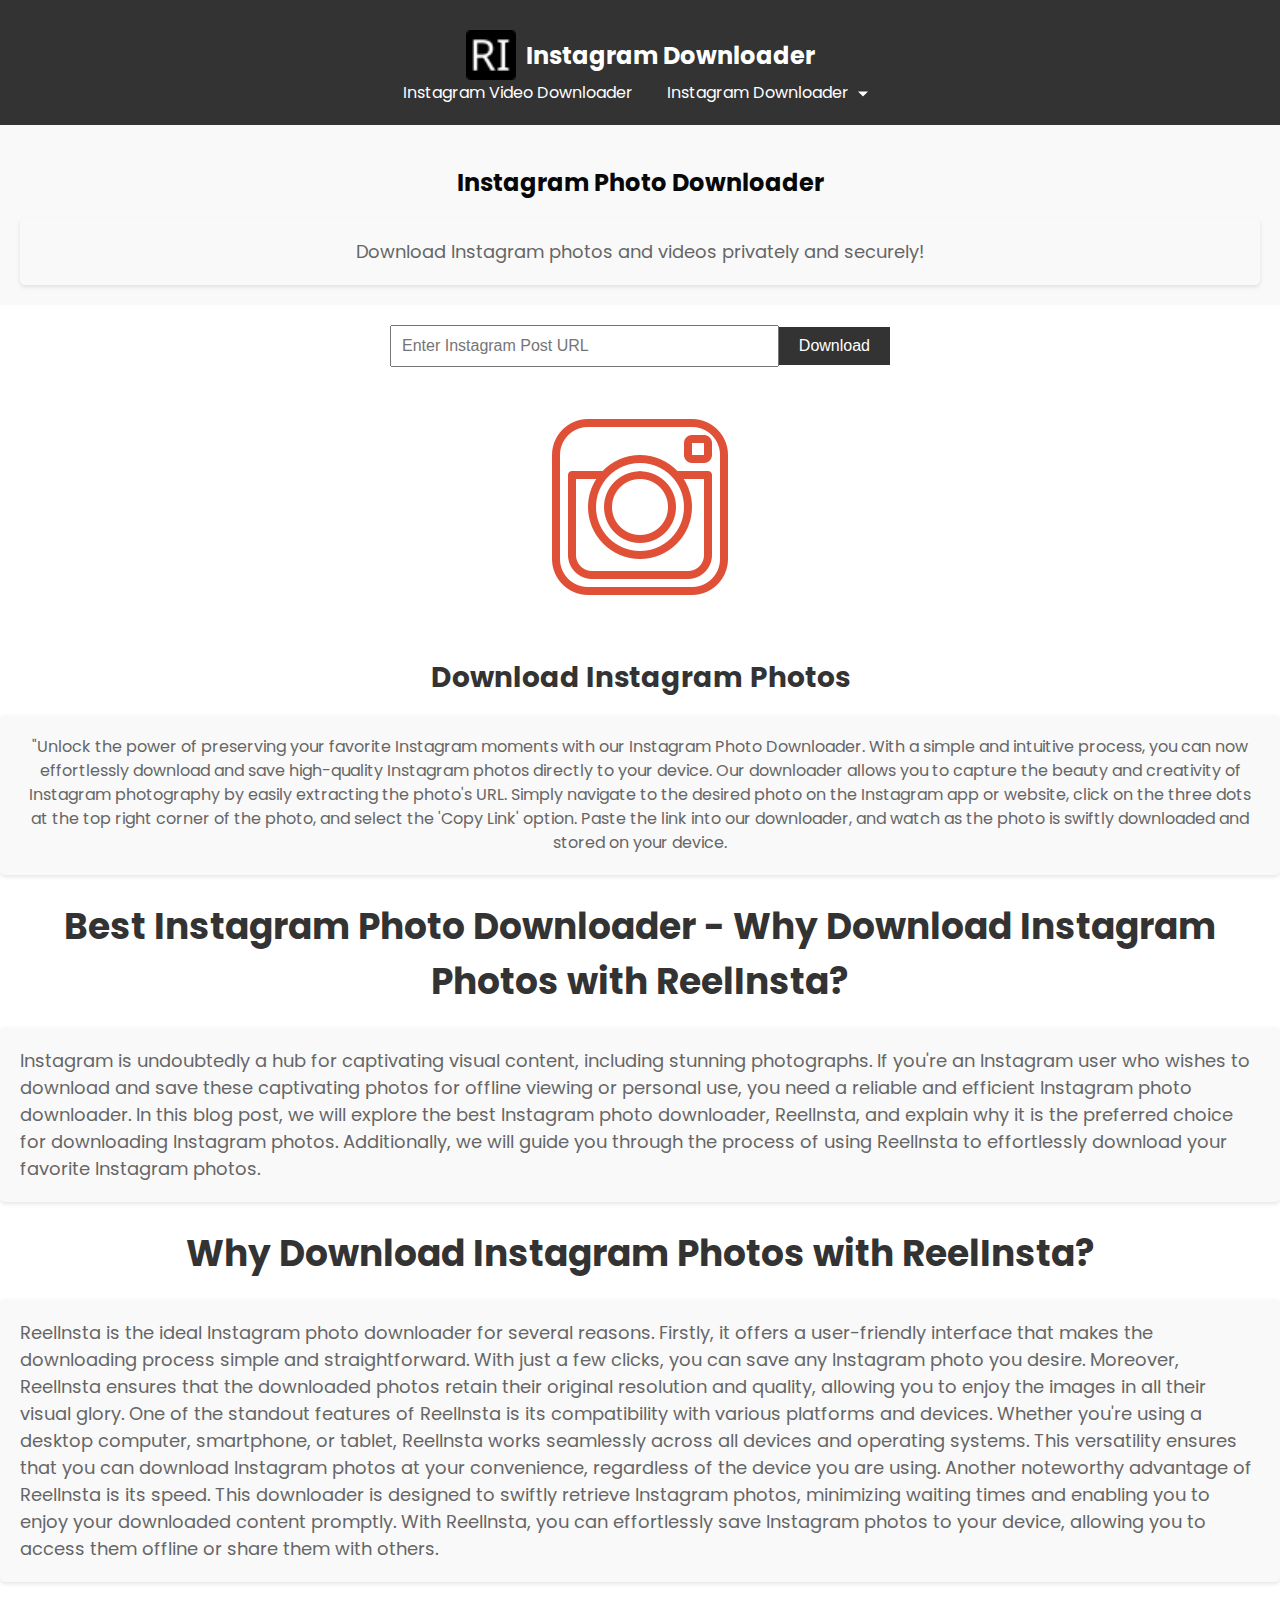
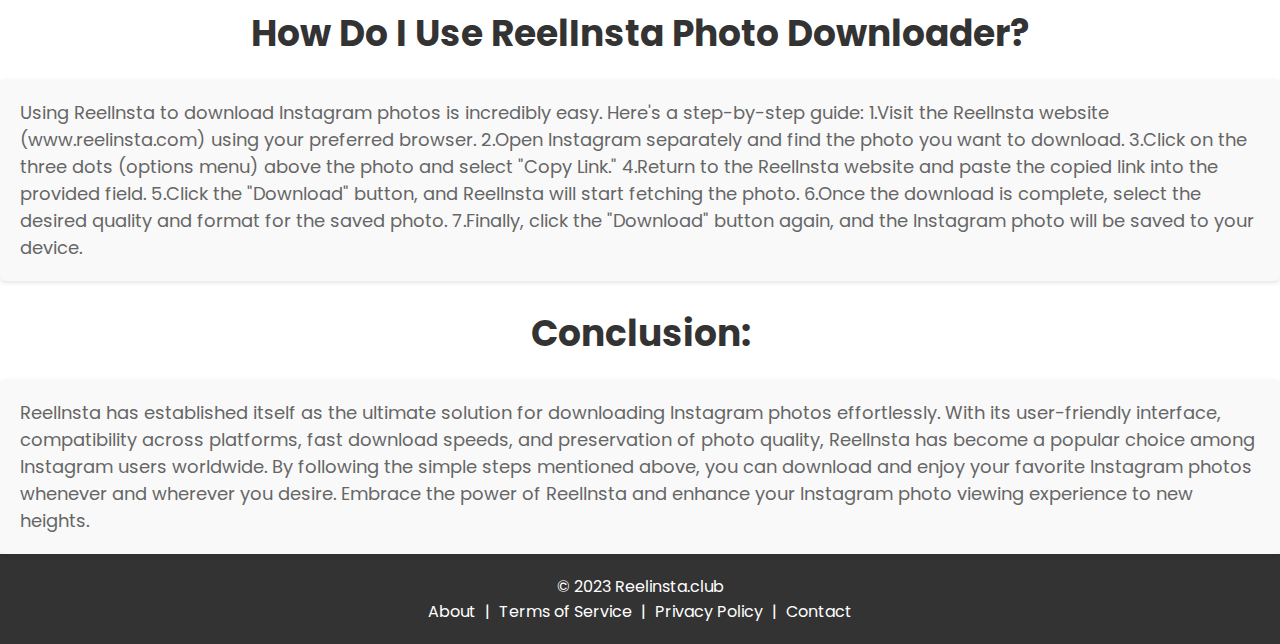
<file: instaphotodownloader.html>
<!DOCTYPE html>
<html>
<head>
  <script async src="https://pagead2.googlesyndication.com/pagead/js/adsbygoogle.js?client=ca-pub-5475598426719678"
     crossorigin="anonymous"></script>
  <!-- Google tag (gtag.js) -->
<script async src="https://www.googletagmanager.com/gtag/js?id=G-S1WCLSND9W"></script>
<script>
  window.dataLayer = window.dataLayer || [];
  function gtag(){dataLayer.push(arguments);}
  gtag('js', new Date());

  gtag('config', 'G-S1WCLSND9W');
</script>
  <meta charset="UTF-8">
  <meta name="viewport" content="width=device-width, initial-scale=1.0">
  <link rel="icon" type="image/png" href="/codeless/favicon.ico">
  <link rel="apple-touch-icon" sizes="180x180" href="codeless/apple-touch-icon.png">
<link rel="icon" type="image/png" sizes="32x32" href="codeless/favicon-32x32.png">
<link rel="icon" type="image/png" sizes="16x16" href="/codeless/favicon-16x16.png">
<link rel="icon" type="image/png" sizes="192x192" href="/codeless/android-chrome-192x192.png">
<link rel="icon" type="image/png" sizes="512x512" href="/codeless/android-chrome-512x512.png">
<link rel="manifest" href="/codeless/site.webmanifest">
  <title>Instagram video Downloader</title>
  <style>
    @import url('https://fonts.googleapis.com/css2?family=Poppins:wght@400;700&display=swap');

    body {
      background-color: #ffffff;
      color: #333333;
      font-family: 'Poppins', Arial, sans-serif;
      margin: 0;
    }

    .container {
      max-width: 500px;
      margin: 0 auto;
      padding: 20px;
    }

    h1 {
      text-align: center;
      margin-bottom: 10px;
      display: flex;
      align-items: center;
      justify-content: center;
    }

    .logo-img {
      width: 50px;
      height: 50px;
      margin-right: 10px;
    }

    form {
      display: flex;
      align-items: center;
    }

    input[type="text"] {
      flex: 1;
      padding: 10px;
      font-size: 16px;
    }

    button[type="submit"] {
      padding: 10px 20px;
      font-size: 16px;
      background-color: #333333;
      color: #ffffff;
      border: none;
      cursor: pointer;
    }

    header {
      background-color: #333333;
      color: #ffffff;
      padding: 20px;
      text-align: center;
      display: flex;
      flex-direction: column;
      align-items: center;
    }

    header h1 {
      margin: 0;
      margin-top: 10px;
      font-size: 24px;
    }

    nav ul {
      list-style: none;
      text-align: center;
      margin: 0;
      padding: 0;
    }

    nav ul li {
      display: inline-block;
      margin-right: 10px;
      position: relative;
    }

    nav ul li a {
      color: #ffffff;
      text-decoration: none;
      padding: 5px 10px;
      margin-bottom: 5px;
      position: relative;
    }

    nav ul li a:hover {
      background-color: #ffffff;
      color: #333333;
    }

    nav ul li ul {
      display: none;
      position: absolute;
      background-color: #333333;
      top: 100%;
      left: 0;
      width: 200px;
      padding: 0;
      z-index: 1;
    }

    nav ul li:hover > ul {
      display: block;
    }

    nav ul li ul li {
      display: block;
    }

    nav ul li ul li a {
      padding: 10px;
      color: #ffffff;
      display: block;
      opacity: 1;
    }

    nav ul li ul li a:hover {
      background-color: #555555;
    }

    /* Arrow Icon */
    .sub-menu-icon {
      display: inline-block;
      width: 10px;
      height: 10px;
      margin-left: 5px;
      vertical-align: middle;
      position: relative;
    }

    .sub-menu-icon svg {
      fill: #ffffff;
      stroke: #ffffff;
      stroke-width: 1.5;
      height: 100%;
      width: 100%;
      position: absolute;
      top: 50%;
      left: 50%;
      transform: translate(-50%, -50%);
    }

    /* Hover Button Icon */
    .hover-button-icon {
      display: inline-block;
      width: 10px;
      height: 10px;
      margin-left: 5px;
      vertical-align: middle;
      position: relative;
    }

    .hover-button-icon::before {
      content: "";
      position: absolute;
      top: 50%;
      left: 50%;
      width: 0;
      height: 0;
      border-left: 5px solid transparent;
      border-right: 5px solid transparent;
      border-top: 5px solid #ffffff;
      transform: translate(-50%, -50%);
    }
    @media only screen and (max-width: 600px) {
      .container {
        padding: 10px;
      }
      
      h1 {
        font-size: 20px;
      }
      
      input[type="text"], button[type="submit"] {
        max-width: 300px;
      }
      
      header h1 {
        font-size: 20px;
      }
      
      nav ul li a {
        padding: 3px 7px;
      }
    }
    footer {
      background-color: #333333;
      color: #ffffff;
      padding: 20px;
      text-align: center;
    }

    footer a {
      color: #ffffff;
      text-decoration: none;
      margin: 0 5px;
    }
    .heading-container {
      background-color: #f9f9f9;
      padding: 20px;
      text-align: center;
    }

   
    h2 {
      color: #333333;
      font-size: 28px;
      margin-bottom: 10px;
    }

    p {
      color: #666666;
      font-size: 16px;
      margin-bottom: 0;
    }

    .section {
      display: flex;
      align-items: center;
      justify-content: center;
      flex-direction: column;
      margin: 20px 0;
    }

    .image-container {
      text-align: center;
    }

    .image-container img {
      max-width: 100%;
      height: auto;
    }

    .content-container {
      text-align: center;
      margin-top: 20px;
    }

    .content-container h2 {
      color: #333333;
      font-size: 28px;
      margin-bottom: 10px;
    }

    .content-container p {
      color: #666666;
      font-size: 16px;
      margin-bottom: 0;
      line-height: 1.5;
      padding: 20px;
      background-color: #f9f9f9;
      border-radius: 5px;
      box-shadow: 0 2px 4px rgba(0, 0, 0, 0.1);
      position: relative;
      overflow: hidden;
    }

    .content-container p:before {
      content: "";
      position: absolute;
      top: 10px;
      left: 0;
      width: 100%;
      height: 100%;
      background-color: rgba(255, 255, 255, 0.5);
      transform: skew(-20deg);
      z-index: -1;
    }

    .content-container p:after {
      content: "";
      position: absolute;
      bottom: 10px;
      right: 0;
      width: 50%;
      height: 50%;
      background-color: rgba(255, 255, 255, 0.5);
      transform: skew(-20deg);
      z-index: -1;
    }

    h1 {
      text-align: center;
      margin-bottom: 10px;
      display: flex;
      align-items: center;
      justify-content: center;
      font-size: 36px;
      /* Increase the font size */
      color: #333333;
      /* Change the color */
    }

    p {
      color: #666666;
      font-size: 18px;
      /* Increase the font size */
      margin-bottom: 0;
      line-height: 1.5;
      padding: 20px;
      background-color: #f9f9f9;
      border-radius: 5px;
      box-shadow: 0 2px 4px rgba(0, 0, 0, 0.1);
      position: relative;
      overflow: hidden;
    }

    p:before {
      content: "";
      position: absolute;
      top: 10px;
      left: 0;
      width: 100%;
      height: 100%;
      background-color: rgba(255, 255, 255, 0.5);
      transform: skew(-20deg);
      z-index: -1;
    }

    p:after {
      content: "";
      position: absolute;
      bottom: 10px;
      right: 0;
      width: 50%;
      height: 50%;
      background-color: rgba(255, 255, 255, 0.5);
      transform: skew(-20deg);
      z-index: -1;
    }

    h3 {
      text-align: center;
      color: #555555;
      /* Update the color as per your theme */
      font-size: 24px;
      margin-bottom: 10px;
    }

    h4 {
  text-align: center;
  color: #666666;
  font-size: 18px;
  margin-bottom: 0;
  line-height: 1.5;
  padding: 20px;
  background-color: #f9f9f9;
  border-radius: 5px;
  box-shadow: 0 2px 4px rgba(0, 0, 0, 0.1);
  position: relative;
  overflow: hidden;
}

h4:before {
  content: "";
  position: absolute;
  top: 10px;
  left: 0;
  width: 100%;
  height: 100%;
  background-color: rgba(255, 255, 255, 0.5);
  transform: skew(-20deg);
  z-index: -1;
}

h4:after {
  content: "";
  position: absolute;
  bottom: 10px;
  right: 0;
  width: 50%;
  height: 50%;
  background-color: rgba(255, 255, 255, 0.5);
  transform: skew(-20deg);
  z-index: -1;
}



    strong {
      display: block;
      font-weight: bold;
      color: #FF0000;
      text-align: center;
      /* Update the color as per your theme */
    }
    h2 {
      text-align: center;
      color: #080808;
      /* Update the color as per your theme */
      font-size: 24px;
      margin-bottom: 10px;
    }
  </style>
</head>
<body>
  <header>
    <h1>
      <img class="logo-img" src="/codeless/favicon-32x32.png" alt="Logo">
      <a href="/index.html" style="color: #ffffff; text-decoration: none;">Instagram Downloader</a>
    </h1>
    <nav>
      <ul>
        <li><a href="/instavideodownloader.html">Instagram Video Downloader</a></li>
        
        <li>
          <a href="#">
            Instagram Downloader
            <span class="hover-button-icon"></span>
          </a>
          <ul>
            <li><a href="/instaphotodownloader.html">Instagram Photo Downloader</a></li>
            <li><a href="/reelsdownloader.html">Reels Downloader</a></li>
            <li><a href="/Storydownloader.html">Story Downloader</a></li>
            <li><a href="/igtvdownloader.html">IGTV Downloader</a></li>
          </ul>
        </li>
      </ul>
    </nav>
  </header>
  <div class="heading-container">
    <h2>Instagram Photo Downloader</h2>
    <p>Download Instagram photos and videos privately and securely!</p>
  </div>
  <div class="container">
    <form id="downloadForm">
      <input type="text" id="postUrl" placeholder="Enter Instagram Post URL">
      <button type="submit">Download</button>
    </form>
  </div>
  <script>
    document.getElementById("downloadForm").addEventListener("submit", function(event) {
      event.preventDefault();
      var inputUrl = document.getElementById("postUrl").value;
      downloadFromInstagram(inputUrl);
    });

    function downloadFromInstagram(url) {
      var regex = /https:\/\/www.instagram.com\/p\/([^/]+)\//;
      var match = url.match(regex);
      if (!match) {
        console.log("Invalid Instagram URL");
        return;
      }
      var mediaIdentifier = match[1];
      var downloadUrl = `https://www.instagram.com/p/${mediaIdentifier}/?__a=1`;

      fetch(downloadUrl)
        .then(response => response.json())
        .then(data => {
          var mediaType = data.graphql.shortcode_media.__typename;
          var mediaUrl;

          switch (mediaType) {
            case 'GraphImage':
              mediaUrl = data.graphql.shortcode_media.display_url;
              break;
            case 'GraphVideo':
              mediaUrl = data.graphql.shortcode_media.video_url;
              break;
            case 'GraphSidecar':
              mediaUrl = data.graphql.shortcode_media.edge_sidecar_to_children.edges[0].node.display_url;
              break;
            default:
              console.log("Unsupported media type:", mediaType);
              return;
          }

          fetch(mediaUrl)
            .then(response => response.blob())
            .then(blob => {
              var anchor = document.createElement('a');
              anchor.href = URL.createObjectURL(blob);
              anchor.download = `instagram_media.${getFileType(mediaUrl)}`;
              anchor.click();
            })
            .catch(error => {
              console.log("Download failed:", error);
            });
        })
        .catch(error => {
          console.log("Error:", error);
        });
    }
    function getFileType(url) {
      var extension = url.split('.').pop();
      if (extension.includes("?")) {
        extension = extension.split("?")[0];
      }
      return extension;
    }
  </script>
  <div class="section">
    <div class="image-container">
      <img src="/codeless/icons8-instagram-old-200.png" alt="Image Description">
    </div>
    <div class="content-container">
      <h2>Download Instagram Photos </h2>
      <p>"Unlock the power of preserving your favorite Instagram moments with our Instagram Photo Downloader. With a
        simple and intuitive process, you can now effortlessly download and save high-quality Instagram photos directly
        to your device.

        Our downloader allows you to capture the beauty and creativity of Instagram photography by easily extracting the
        photo's URL. Simply navigate to the desired photo on the Instagram app or website, click on the three dots at
        the top right corner of the photo, and select the 'Copy Link' option. Paste the link into our downloader, and
        watch as the photo is swiftly downloaded and stored on your device.</p>
    </div>
  </div>
  <h1> Best Instagram Photo Downloader - Why Download Instagram Photos with ReelInsta?</h1>
  <p>Instagram is undoubtedly a hub for captivating visual content, including stunning photographs. If you're an Instagram user who wishes to download and save these captivating photos for offline viewing or personal use, you need a reliable and efficient Instagram photo downloader. In this blog post, we will explore the best Instagram photo downloader, ReelInsta, and explain why it is the preferred choice for downloading Instagram photos. Additionally, we will guide you through the process of using ReelInsta to effortlessly download your favorite Instagram photos.</p>
  <h1>Why Download Instagram Photos with ReelInsta?</h1> 
  <p>ReelInsta is the ideal Instagram photo downloader for several reasons. Firstly, it offers a user-friendly interface that makes the downloading process simple and straightforward. With just a few clicks, you can save any Instagram photo you desire. Moreover, ReelInsta ensures that the downloaded photos retain their original resolution and quality, allowing you to enjoy the images in all their visual glory.

    One of the standout features of ReelInsta is its compatibility with various platforms and devices. Whether you're using a desktop computer, smartphone, or tablet, ReelInsta works seamlessly across all devices and operating systems. This versatility ensures that you can download Instagram photos at your convenience, regardless of the device you are using.
    
    Another noteworthy advantage of ReelInsta is its speed. This downloader is designed to swiftly retrieve Instagram photos, minimizing waiting times and enabling you to enjoy your downloaded content promptly. With ReelInsta, you can effortlessly save Instagram photos to your device, allowing you to access them offline or share them with others.</p>
  <h1>How Do I Use ReelInsta Photo Downloader?</h1>
  <p>Using ReelInsta to download Instagram photos is incredibly easy. Here's a step-by-step guide:

    1.Visit the ReelInsta website (www.reelinsta.com) using your preferred browser.
    2.Open Instagram separately and find the photo you want to download.
    3.Click on the three dots (options menu) above the photo and select "Copy Link."
    4.Return to the ReelInsta website and paste the copied link into the provided field.
    5.Click the "Download" button, and ReelInsta will start fetching the photo.
    6.Once the download is complete, select the desired quality and format for the saved photo.
    7.Finally, click the "Download" button again, and the Instagram photo will be saved to your device.</p>
    <h1>Conclusion:</h1>
    <p>ReelInsta has established itself as the ultimate solution for downloading Instagram photos effortlessly. With its user-friendly interface, compatibility across platforms, fast download speeds, and preservation of photo quality, ReelInsta has become a popular choice among Instagram users worldwide. By following the simple steps mentioned above, you can download and enjoy your favorite Instagram photos whenever and wherever you desire. Embrace the power of ReelInsta and enhance your Instagram photo viewing experience to new heights.</p>
    <footer>
    &copy; 2023 Reelinsta.club<br>
    <a href="/about.html">About</a> |
    <a href="/Termsofservice.html">Terms of Service</a> |
    <a href="/Privacypolicy.html">Privacy Policy</a> |
    <a href="/contact.html">Contact</a>
  </footer>
</body>
</html>
</file>
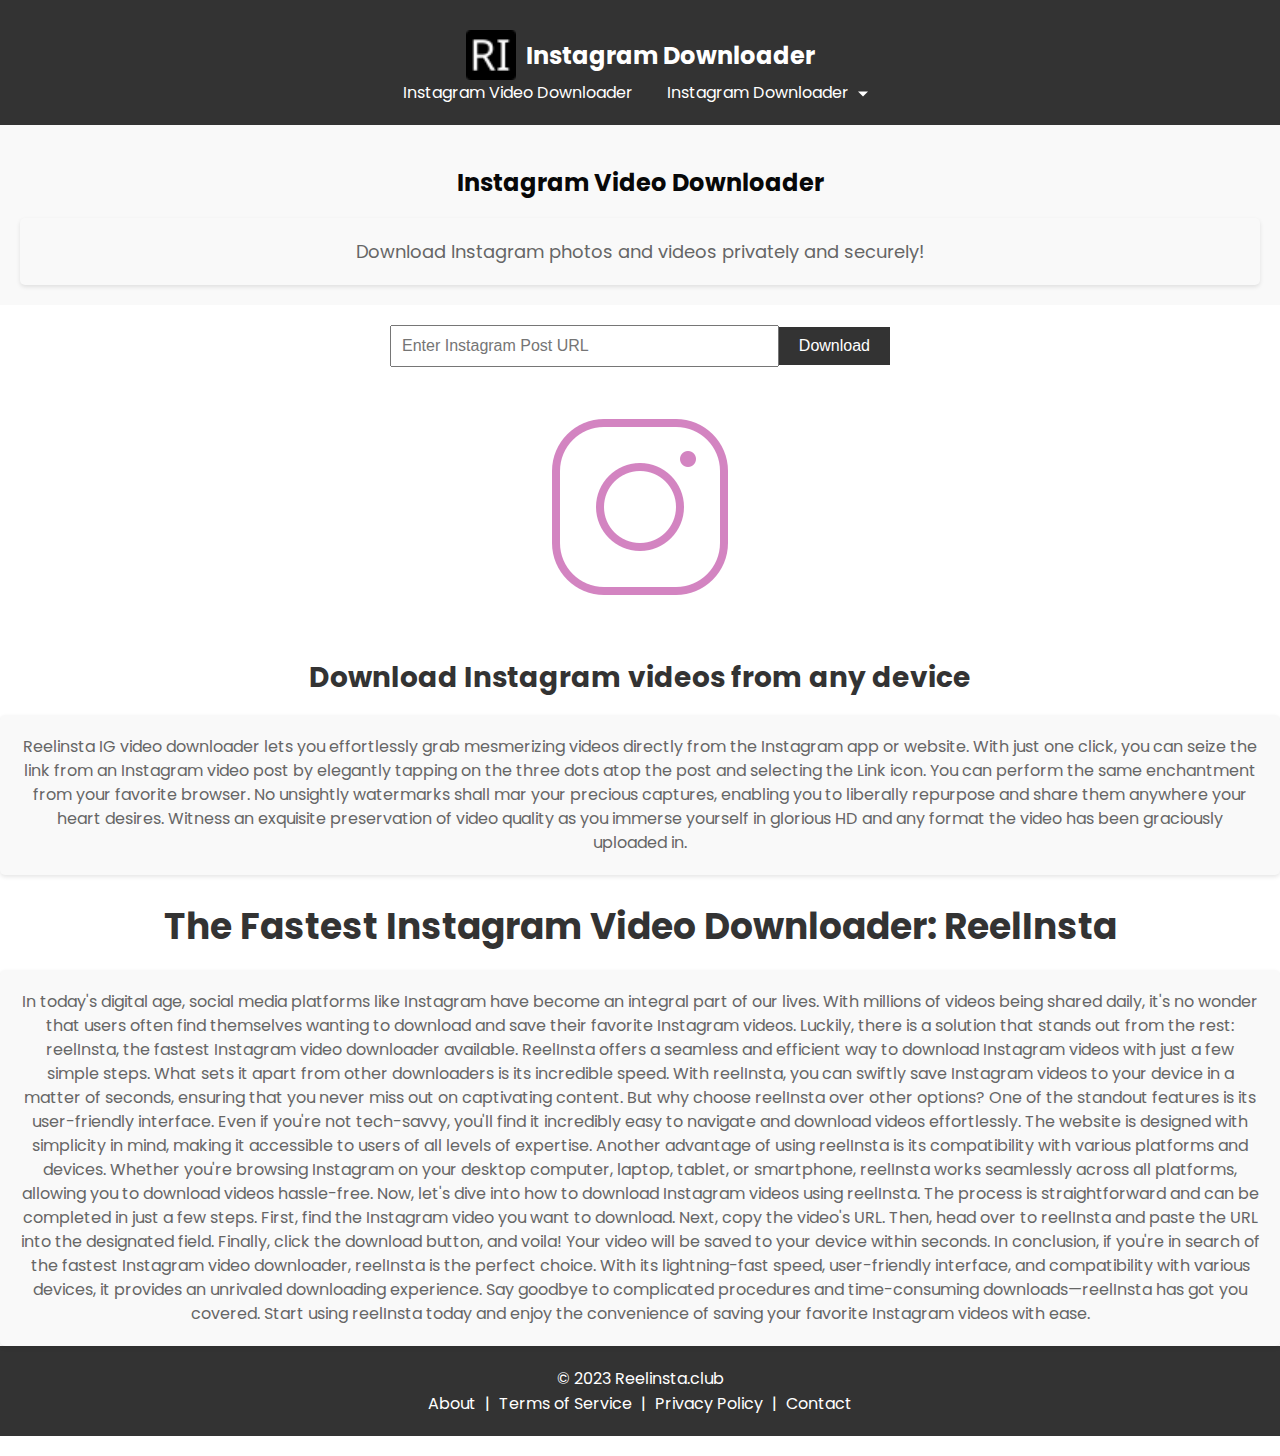
<file: instavideodownloader.html>
<!DOCTYPE html>
<html>
<head>
  <script async src="https://pagead2.googlesyndication.com/pagead/js/adsbygoogle.js?client=ca-pub-5475598426719678"
     crossorigin="anonymous"></script>
  <!-- Google tag (gtag.js) -->
<script async src="https://www.googletagmanager.com/gtag/js?id=G-S1WCLSND9W"></script>
<script>
  window.dataLayer = window.dataLayer || [];
  function gtag(){dataLayer.push(arguments);}
  gtag('js', new Date());

  gtag('config', 'G-S1WCLSND9W');
</script>
  <meta charset="UTF-8">
  <meta name="viewport" content="width=device-width, initial-scale=1.0">
  <link rel="icon" type="image/png" href="/codeless/favicon.ico">
  <link rel="apple-touch-icon" sizes="180x180" href="codeless/apple-touch-icon.png">
<link rel="icon" type="image/png" sizes="32x32" href="codeless/favicon-32x32.png">
<link rel="icon" type="image/png" sizes="16x16" href="/codeless/favicon-16x16.png">
<link rel="icon" type="image/png" sizes="192x192" href="/codeless/android-chrome-192x192.png">
<link rel="icon" type="image/png" sizes="512x512" href="/codeless/android-chrome-512x512.png">
<link rel="manifest" href="/codeless/site.webmanifest">
  <title>Instagram video Downloader</title>
  <style>
    @import url('https://fonts.googleapis.com/css2?family=Poppins:wght@400;700&display=swap');

    body {
      background-color: #ffffff;
      color: #333333;
      font-family: 'Poppins', Arial, sans-serif;
      margin: 0;
    }

    .container {
      max-width: 500px;
      margin: 0 auto;
      padding: 20px;
    }

    h1 {
      text-align: center;
      margin-bottom: 10px;
      display: flex;
      align-items: center;
      justify-content: center;
    }

    .logo-img {
      width: 50px;
      height: 50px;
      margin-right: 10px;
    }

    form {
      display: flex;
      align-items: center;
    }

    input[type="text"] {
      flex: 1;
      padding: 10px;
      font-size: 16px;
    }

    button[type="submit"] {
      padding: 10px 20px;
      font-size: 16px;
      background-color: #333333;
      color: #ffffff;
      border: none;
      cursor: pointer;
    }

    header {
      background-color: #333333;
      color: #ffffff;
      padding: 20px;
      text-align: center;
      display: flex;
      flex-direction: column;
      align-items: center;
    }

    header h1 {
      margin: 0;
      margin-top: 10px;
      font-size: 24px;
    }

    nav ul {
      list-style: none;
      text-align: center;
      margin: 0;
      padding: 0;
    }

    nav ul li {
      display: inline-block;
      margin-right: 10px;
      position: relative;
    }

    nav ul li a {
      color: #ffffff;
      text-decoration: none;
      padding: 5px 10px;
      margin-bottom: 5px;
      position: relative;
    }

    nav ul li a:hover {
      background-color: #ffffff;
      color: #333333;
    }

    nav ul li ul {
      display: none;
      position: absolute;
      background-color: #333333;
      top: 100%;
      left: 0;
      width: 200px;
      padding: 0;
      z-index: 1;
    }

    nav ul li:hover > ul {
      display: block;
    }

    nav ul li ul li {
      display: block;
    }

    nav ul li ul li a {
      padding: 10px;
      color: #ffffff;
      display: block;
      opacity: 1;
    }

    nav ul li ul li a:hover {
      background-color: #555555;
    }

    /* Arrow Icon */
    .sub-menu-icon {
      display: inline-block;
      width: 10px;
      height: 10px;
      margin-left: 5px;
      vertical-align: middle;
      position: relative;
    }

    .sub-menu-icon svg {
      fill: #ffffff;
      stroke: #ffffff;
      stroke-width: 1.5;
      height: 100%;
      width: 100%;
      position: absolute;
      top: 50%;
      left: 50%;
      transform: translate(-50%, -50%);
    }

    /* Hover Button Icon */
    .hover-button-icon {
      display: inline-block;
      width: 10px;
      height: 10px;
      margin-left: 5px;
      vertical-align: middle;
      position: relative;
    }

    .hover-button-icon::before {
      content: "";
      position: absolute;
      top: 50%;
      left: 50%;
      width: 0;
      height: 0;
      border-left: 5px solid transparent;
      border-right: 5px solid transparent;
      border-top: 5px solid #ffffff;
      transform: translate(-50%, -50%);
    }
    @media only screen and (max-width: 600px) {
      .container {
        padding: 10px;
      }
      
      h1 {
        font-size: 20px;
      }
      
      input[type="text"], button[type="submit"] {
        max-width: 300px;
      }
      
      header h1 {
        font-size: 20px;
      }
      
      nav ul li a {
        padding: 3px 7px;
      }
    }
    footer {
      background-color: #333333;
      color: #ffffff;
      padding: 20px;
      text-align: center;
    }

    footer a {
      color: #ffffff;
      text-decoration: none;
      margin: 0 5px;
    }
    .heading-container {
      background-color: #f9f9f9;
      padding: 20px;
      text-align: center;
    }
    h2 {
      color: #333333;
      font-size: 28px;
      margin-bottom: 10px;
    }

    p {
      color: #666666;
      font-size: 16px;
      margin-bottom: 0;
    }

    .section {
      display: flex;
      align-items: center;
      justify-content: center;
      flex-direction: column;
      margin: 20px 0;
    }

    .image-container {
      text-align: center;
    }

    .image-container img {
      max-width: 100%;
      height: auto;
    }

    .content-container {
      text-align: center;
      margin-top: 20px;
    }

    .content-container h2 {
      color: #333333;
      font-size: 28px;
      margin-bottom: 10px;
    }

    .content-container p {
      color: #666666;
      font-size: 16px;
      margin-bottom: 0;
      line-height: 1.5;
      padding: 20px;
      background-color: #f9f9f9;
      border-radius: 5px;
      box-shadow: 0 2px 4px rgba(0, 0, 0, 0.1);
      position: relative;
      overflow: hidden;
    }

    .content-container p:before {
      content: "";
      position: absolute;
      top: 10px;
      left: 0;
      width: 100%;
      height: 100%;
      background-color: rgba(255, 255, 255, 0.5);
      transform: skew(-20deg);
      z-index: -1;
    }

    .content-container p:after {
      content: "";
      position: absolute;
      bottom: 10px;
      right: 0;
      width: 50%;
      height: 50%;
      background-color: rgba(255, 255, 255, 0.5);
      transform: skew(-20deg);
      z-index: -1;
    }

    h1 {
      text-align: center;
      margin-bottom: 10px;
      display: flex;
      align-items: center;
      justify-content: center;
      font-size: 36px;
      /* Increase the font size */
      color: #333333;
      /* Change the color */
    }

    p {
      color: #666666;
      font-size: 18px;
      /* Increase the font size */
      margin-bottom: 0;
      line-height: 1.5;
      padding: 20px;
      background-color: #f9f9f9;
      border-radius: 5px;
      box-shadow: 0 2px 4px rgba(0, 0, 0, 0.1);
      position: relative;
      overflow: hidden;
    }

    p:before {
      content: "";
      position: absolute;
      top: 10px;
      left: 0;
      width: 100%;
      height: 100%;
      background-color: rgba(255, 255, 255, 0.5);
      transform: skew(-20deg);
      z-index: -1;
    }

    p:after {
      content: "";
      position: absolute;
      bottom: 10px;
      right: 0;
      width: 50%;
      height: 50%;
      background-color: rgba(255, 255, 255, 0.5);
      transform: skew(-20deg);
      z-index: -1;
    }

    h3 {
      text-align: center;
      color: #555555;
      /* Update the color as per your theme */
      font-size: 24px;
      margin-bottom: 10px;
    }

    h4 {
  text-align: center;
  color: #666666;
  font-size: 18px;
  margin-bottom: 0;
  line-height: 1.5;
  padding: 20px;
  background-color: #f9f9f9;
  border-radius: 5px;
  box-shadow: 0 2px 4px rgba(0, 0, 0, 0.1);
  position: relative;
  overflow: hidden;
}

h4:before {
  content: "";
  position: absolute;
  top: 10px;
  left: 0;
  width: 100%;
  height: 100%;
  background-color: rgba(255, 255, 255, 0.5);
  transform: skew(-20deg);
  z-index: -1;
}

h4:after {
  content: "";
  position: absolute;
  bottom: 10px;
  right: 0;
  width: 50%;
  height: 50%;
  background-color: rgba(255, 255, 255, 0.5);
  transform: skew(-20deg);
  z-index: -1;
}



    strong {
      display: block;
      font-weight: bold;
      color: #FF0000;
      text-align: center;
      /* Update the color as per your theme */
    }
    h2 {
      text-align: center;
      color: #080808;
      /* Update the color as per your theme */
      font-size: 24px;
      margin-bottom: 10px;
    }
  </style>
</head>
<body>
  <header>
    <h1>
      <img class="logo-img" src="/codeless/favicon-32x32.png" alt="Logo">
      <a href="/index.html" style="color: #ffffff; text-decoration: none;">Instagram Downloader</a>
    </h1>
    <nav>
      <ul>
        <li><a href="/instavideodownloader.html">Instagram Video Downloader</a></li>
        
        <li>
          <a href="#">
            Instagram Downloader
            <span class="hover-button-icon"></span>
          </a>
          <ul>
            <li><a href="/instaphotodownloader.html">Instagram Photo Downloader</a></li>
            <li><a href="/reelsdownloader.html">Reels Downloader</a></li>
            <li><a href="/Storydownloader.html">Story Downloader</a></li>
            <li><a href="/igtvdownloader.html">IGTV Downloader</a></li>
          </ul>
        </li>
      </ul>
    </nav>
  </header>
  <div class="heading-container">
    <h2>Instagram Video Downloader</h2>
    <p>Download Instagram photos and videos privately and securely!</p>
  </div>
  <div class="container">
    <form id="downloadForm">
      <input type="text" id="postUrl" placeholder="Enter Instagram Post URL">
      <button type="submit">Download</button>
    </form>
  </div>
  <script>
    document.getElementById("downloadForm").addEventListener("submit", function(event) {
      event.preventDefault();
      var inputUrl = document.getElementById("postUrl").value;
      downloadFromInstagram(inputUrl);
    });

    function downloadFromInstagram(url) {
      var regex = /https:\/\/www.instagram.com\/p\/([^/]+)\//;
      var match = url.match(regex);
      if (!match) {
        console.log("Invalid Instagram URL");
        return;
      }
      var mediaIdentifier = match[1];
      var downloadUrl = `https://www.instagram.com/p/${mediaIdentifier}/?__a=1`;

      fetch(downloadUrl)
        .then(response => response.json())
        .then(data => {
          var mediaType = data.graphql.shortcode_media.__typename;
          var mediaUrl;

          switch (mediaType) {
            case 'GraphImage':
              mediaUrl = data.graphql.shortcode_media.display_url;
              break;
            case 'GraphVideo':
              mediaUrl = data.graphql.shortcode_media.video_url;
              break;
            case 'GraphSidecar':
              mediaUrl = data.graphql.shortcode_media.edge_sidecar_to_children.edges[0].node.display_url;
              break;
            default:
              console.log("Unsupported media type:", mediaType);
              return;
          }

          fetch(mediaUrl)
            .then(response => response.blob())
            .then(blob => {
              var anchor = document.createElement('a');
              anchor.href = URL.createObjectURL(blob);
              anchor.download = `instagram_media.${getFileType(mediaUrl)}`;
              anchor.click();
            })
            .catch(error => {
              console.log("Download failed:", error);
            });
        })
        .catch(error => {
          console.log("Error:", error);
        });
    }
    function getFileType(url) {
      var extension = url.split('.').pop();
      if (extension.includes("?")) {
        extension = extension.split("?")[0];
      }
      return extension;
    }
  </script>
   <div class="section">
    <div class="image-container">
      <img src="/codeless/icons8-instagram-200.png" alt="Image Description">
    </div>
    <div class="content-container">
      <h2>Download Instagram videos from any device</h2>
      <p>
        Reelinsta IG video downloader lets you effortlessly grab mesmerizing videos directly from the Instagram app or
        website. With just one click, you can seize the link from an Instagram video post by elegantly tapping on the
        three dots atop the post and selecting the Link icon. You can perform the same enchantment from your favorite
        browser. No unsightly watermarks shall mar your precious captures, enabling you to liberally repurpose and share
        them anywhere your heart desires. Witness an exquisite preservation of video quality as you immerse yourself in
        glorious HD and any format the video has been graciously uploaded in.
      </p>

      <h1> The Fastest Instagram Video Downloader: ReelInsta</h1>
      <P>In today's digital age, social media platforms like Instagram have become an integral part of our lives. With millions of videos being shared daily, it's no wonder that users often find themselves wanting to download and save their favorite Instagram videos. Luckily, there is a solution that stands out from the rest: reelInsta, the fastest Instagram video downloader available.

        ReelInsta offers a seamless and efficient way to download Instagram videos with just a few simple steps. What sets it apart from other downloaders is its incredible speed. With reelInsta, you can swiftly save Instagram videos to your device in a matter of seconds, ensuring that you never miss out on captivating content.
        
        But why choose reelInsta over other options? One of the standout features is its user-friendly interface. Even if you're not tech-savvy, you'll find it incredibly easy to navigate and download videos effortlessly. The website is designed with simplicity in mind, making it accessible to users of all levels of expertise.
        
        Another advantage of using reelInsta is its compatibility with various platforms and devices. Whether you're browsing Instagram on your desktop computer, laptop, tablet, or smartphone, reelInsta works seamlessly across all platforms, allowing you to download videos hassle-free.
        
        Now, let's dive into how to download Instagram videos using reelInsta. The process is straightforward and can be completed in just a few steps. First, find the Instagram video you want to download. Next, copy the video's URL. Then, head over to reelInsta and paste the URL into the designated field. Finally, click the download button, and voila! Your video will be saved to your device within seconds.
        
        In conclusion, if you're in search of the fastest Instagram video downloader, reelInsta is the perfect choice. With its lightning-fast speed, user-friendly interface, and compatibility with various devices, it provides an unrivaled downloading experience. Say goodbye to complicated procedures and time-consuming downloads—reelInsta has got you covered. Start using reelInsta today and enjoy the convenience of saving your favorite Instagram videos with ease.</P>
   <footer>
    &copy; 2023 Reelinsta.club<br>
    <a href="/about.html">About</a> |
    <a href="/Termsofservice.html">Terms of Service</a> |
    <a href="/Privacypolicy.html">Privacy Policy</a> |
    <a href="/contact.html">Contact</a>
  </footer>
</body>
</html>
</file>
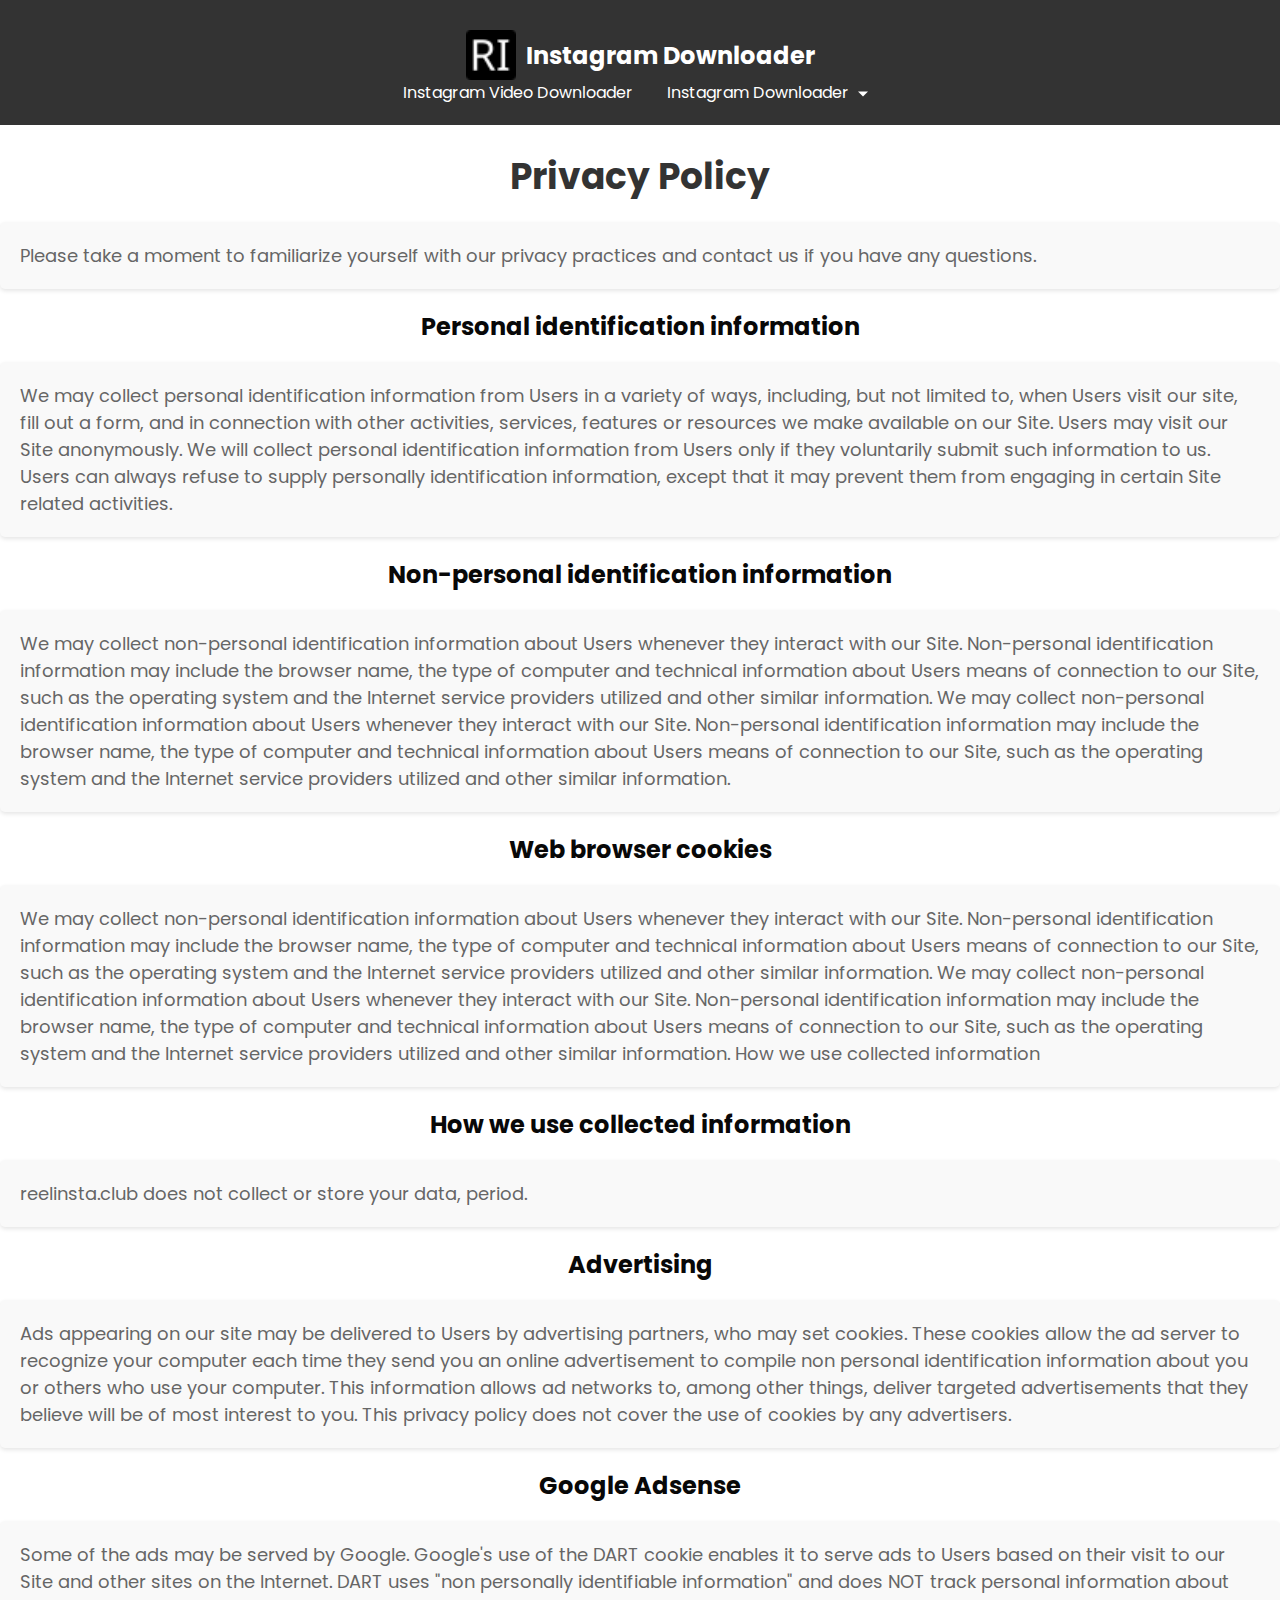
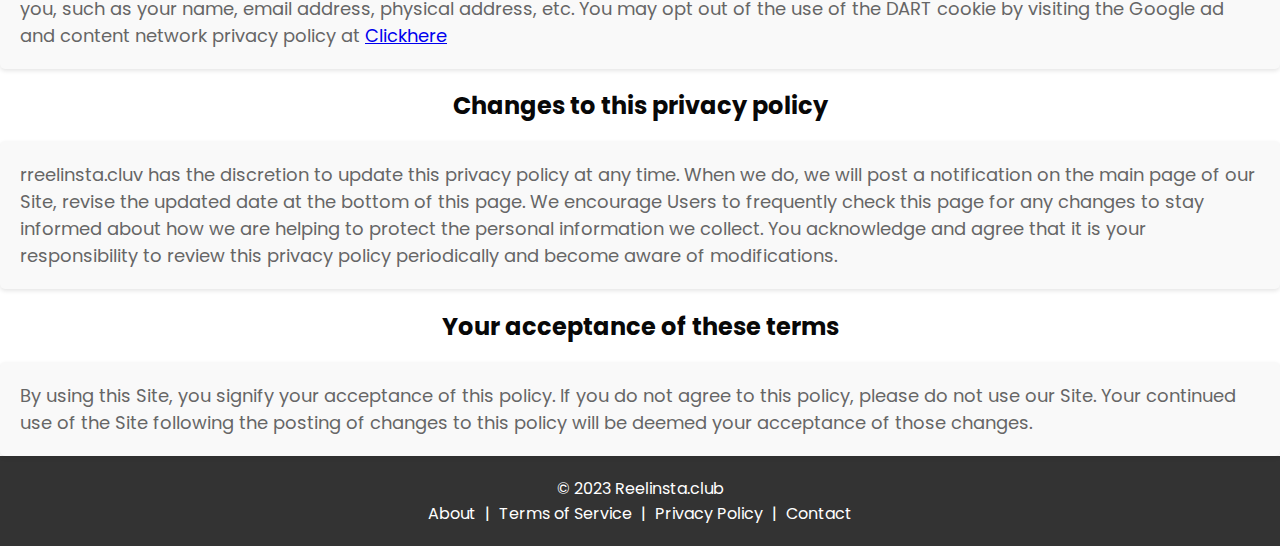
<file: Privacypolicy.html>
<!DOCTYPE html>
<html>
<head>
  <!-- Google tag (gtag.js) -->
<script async src="https://www.googletagmanager.com/gtag/js?id=G-S1WCLSND9W"></script>
<script>
  window.dataLayer = window.dataLayer || [];
  function gtag(){dataLayer.push(arguments);}
  gtag('js', new Date());

  gtag('config', 'G-S1WCLSND9W');
</script>
  <meta charset="UTF-8">
  <meta name="viewport" content="width=device-width, initial-scale=1.0">
  <link rel="icon" type="image/png" href="/codeless/favicon.ico">
  <link rel="apple-touch-icon" sizes="180x180" href="codeless/apple-touch-icon.png">
<link rel="icon" type="image/png" sizes="32x32" href="codeless/favicon-32x32.png">
<link rel="icon" type="image/png" sizes="16x16" href="/codeless/favicon-16x16.png">
<link rel="icon" type="image/png" sizes="192x192" href="/codeless/android-chrome-192x192.png">
<link rel="icon" type="image/png" sizes="512x512" href="/codeless/android-chrome-512x512.png">
<link rel="manifest" href="/codeless/site.webmanifest">
  <title>Privacypolicy</title>
  <style>
    @import url('https://fonts.googleapis.com/css2?family=Poppins:wght@400;700&display=swap');

    body {
      background-color: #ffffff;
      color: #333333;
      font-family: 'Poppins', Arial, sans-serif;
      margin: 0;
    }

    .container {
      max-width: 500px;
      margin: 0 auto;
      padding: 20px;
    }

    h1 {
      text-align: center;
      margin-bottom: 10px;
      display: flex;
      align-items: center;
      justify-content: center;
    }

    .logo-img {
      width: 50px;
      height: 50px;
      margin-right: 10px;
    }

    form {
      display: flex;
      align-items: center;
    }

    input[type="text"] {
      flex: 1;
      padding: 10px;
      font-size: 16px;
    }

    button[type="submit"] {
      padding: 10px 20px;
      font-size: 16px;
      background-color: #333333;
      color: #ffffff;
      border: none;
      cursor: pointer;
    }

    header {
      background-color: #333333;
      color: #ffffff;
      padding: 20px;
      text-align: center;
      display: flex;
      flex-direction: column;
      align-items: center;
    }

    header h1 {
      margin: 0;
      margin-top: 10px;
      font-size: 24px;
    }

    nav ul {
      list-style: none;
      text-align: center;
      margin: 0;
      padding: 0;
    }

    nav ul li {
      display: inline-block;
      margin-right: 10px;
      position: relative;
    }

    nav ul li a {
      color: #ffffff;
      text-decoration: none;
      padding: 5px 10px;
      margin-bottom: 5px;
      position: relative;
    }

    nav ul li a:hover {
      background-color: #ffffff;
      color: #333333;
    }

    nav ul li ul {
      display: none;
      position: absolute;
      background-color: #333333;
      top: 100%;
      left: 0;
      width: 200px;
      padding: 0;
      z-index: 1;
    }

    nav ul li:hover > ul {
      display: block;
    }

    nav ul li ul li {
      display: block;
    }

    nav ul li ul li a {
      padding: 10px;
      color: #ffffff;
      display: block;
      opacity: 1;
    }

    nav ul li ul li a:hover {
      background-color: #555555;
    }

    /* Arrow Icon */
    .sub-menu-icon {
      display: inline-block;
      width: 10px;
      height: 10px;
      margin-left: 5px;
      vertical-align: middle;
      position: relative;
    }

    .sub-menu-icon svg {
      fill: #ffffff;
      stroke: #ffffff;
      stroke-width: 1.5;
      height: 100%;
      width: 100%;
      position: absolute;
      top: 50%;
      left: 50%;
      transform: translate(-50%, -50%);
    }

    /* Hover Button Icon */
    .hover-button-icon {
      display: inline-block;
      width: 10px;
      height: 10px;
      margin-left: 5px;
      vertical-align: middle;
      position: relative;
    }

    .hover-button-icon::before {
      content: "";
      position: absolute;
      top: 50%;
      left: 50%;
      width: 0;
      height: 0;
      border-left: 5px solid transparent;
      border-right: 5px solid transparent;
      border-top: 5px solid #ffffff;
      transform: translate(-50%, -50%);
    }
    @media only screen and (max-width: 600px) {
      .container {
        padding: 10px;
      }
      
      h1 {
        font-size: 20px;
      }
      
      input[type="text"], button[type="submit"] {
        max-width: 300px;
      }
      
      header h1 {
        font-size: 20px;
      }
      
      nav ul li a {
        padding: 3px 7px;
      }
    }
    footer {
      background-color: #333333;
      color: #ffffff;
      padding: 20px;
      text-align: center;
    }

    footer a {
      color: #ffffff;
      text-decoration: none;
      margin: 0 5px;
    }
    h2 {
      color: #333333;
      font-size: 28px;
      margin-bottom: 10px;
    }

    p {
      color: #666666;
      font-size: 16px;
      margin-bottom: 0;
    }

    .section {
      display: flex;
      align-items: center;
      justify-content: center;
      flex-direction: column;
      margin: 20px 0;
    }

    .image-container {
      text-align: center;
    }

    .image-container img {
      max-width: 100%;
      height: auto;
    }

    .content-container {
      text-align: center;
      margin-top: 20px;
    }

    .content-container h2 {
      color: #333333;
      font-size: 28px;
      margin-bottom: 10px;
    }

    .content-container p {
      color: #666666;
      font-size: 16px;
      margin-bottom: 0;
      line-height: 1.5;
      padding: 20px;
      background-color: #f9f9f9;
      border-radius: 5px;
      box-shadow: 0 2px 4px rgba(0, 0, 0, 0.1);
      position: relative;
      overflow: hidden;
    }

    .content-container p:before {
      content: "";
      position: absolute;
      top: 10px;
      left: 0;
      width: 100%;
      height: 100%;
      background-color: rgba(255, 255, 255, 0.5);
      transform: skew(-20deg);
      z-index: -1;
    }

    .content-container p:after {
      content: "";
      position: absolute;
      bottom: 10px;
      right: 0;
      width: 50%;
      height: 50%;
      background-color: rgba(255, 255, 255, 0.5);
      transform: skew(-20deg);
      z-index: -1;
    }

    h1 {
      text-align: center;
      margin-bottom: 10px;
      display: flex;
      align-items: center;
      justify-content: center;
      font-size: 36px;
      /* Increase the font size */
      color: #333333;
      /* Change the color */
    }

    p {
      color: #666666;
      font-size: 18px;
      /* Increase the font size */
      margin-bottom: 0;
      line-height: 1.5;
      padding: 20px;
      background-color: #f9f9f9;
      border-radius: 5px;
      box-shadow: 0 2px 4px rgba(0, 0, 0, 0.1);
      position: relative;
      overflow: hidden;
    }

    p:before {
      content: "";
      position: absolute;
      top: 10px;
      left: 0;
      width: 100%;
      height: 100%;
      background-color: rgba(255, 255, 255, 0.5);
      transform: skew(-20deg);
      z-index: -1;
    }

    p:after {
      content: "";
      position: absolute;
      bottom: 10px;
      right: 0;
      width: 50%;
      height: 50%;
      background-color: rgba(255, 255, 255, 0.5);
      transform: skew(-20deg);
      z-index: -1;
    }

    h3 {
      text-align: center;
      color: #555555;
      /* Update the color as per your theme */
      font-size: 24px;
      margin-bottom: 10px;
    }

    h4 {
  text-align: center;
  color: #666666;
  font-size: 18px;
  margin-bottom: 0;
  line-height: 1.5;
  padding: 20px;
  background-color: #f9f9f9;
  border-radius: 5px;
  box-shadow: 0 2px 4px rgba(0, 0, 0, 0.1);
  position: relative;
  overflow: hidden;
}

h4:before {
  content: "";
  position: absolute;
  top: 10px;
  left: 0;
  width: 100%;
  height: 100%;
  background-color: rgba(255, 255, 255, 0.5);
  transform: skew(-20deg);
  z-index: -1;
}

h4:after {
  content: "";
  position: absolute;
  bottom: 10px;
  right: 0;
  width: 50%;
  height: 50%;
  background-color: rgba(255, 255, 255, 0.5);
  transform: skew(-20deg);
  z-index: -1;
}



    strong {
      display: block;
      font-weight: bold;
      color: #FF0000;
      text-align: center;
      /* Update the color as per your theme */
    }
    h2 {
      text-align: center;
      color: #080808;
      /* Update the color as per your theme */
      font-size: 24px;
      margin-bottom: 10px;
    }
  </style>
</head>
<body>
  <header>
    <h1>
      <img class="logo-img" src="/codeless/favicon-32x32.png" alt="Logo">
      <a href="/index.html" style="color: #ffffff; text-decoration: none;">Instagram Downloader</a>
    </h1>
    <nav>
      <ul>
        <li><a href="/instavideodownloader.html">Instagram Video Downloader</a></li>
        
        <li>
          <a href="#">
            Instagram Downloader
            <span class="hover-button-icon"></span>
          </a>
          <ul>
            <li><a href="/instaphotodownloader.html">Instagram Photo Downloader</a></li>
            <li><a href="/reelsdownloader.html">Reels Downloader</a></li>
            <li><a href="/Storydownloader.html">Story Downloader</a></li>
            <li><a href="/igtvdownloader.html">IGTV Downloader</a></li>
          </ul>
        </li>
      </ul>
    </nav>
  </header>
  <h1>Privacy Policy</h1>
  <p>Please take a moment to familiarize yourself with our privacy practices and contact us if you have any questions.</p>
  <h2>Personal identification information</h2>
  <p>We may collect personal identification information from Users in a variety of ways, including, but not limited to, when Users visit our site, fill out a form, and in connection with other activities, services, features or resources we make available on our Site. Users may visit our Site anonymously. We will collect personal identification information from Users only if they voluntarily submit such information to us. Users can always refuse to supply personally identification information, except that it may prevent them from engaging in certain Site related activities.</p>
  <h2>Non-personal identification information
</h2>
  <p>We may collect non-personal identification information about Users whenever they interact with our Site. Non-personal identification information may include the browser name, the type of computer and technical information about Users means of connection to our Site, such as the operating system and the Internet service providers utilized and other similar information. We may collect non-personal identification information about Users whenever they interact with our Site. Non-personal identification information may include the browser name, the type of computer and technical information about Users means of connection to our Site, such as the operating system and the Internet service providers utilized and other similar information.</p>
  <h2>Web browser cookies</h2>
  <p>We may collect non-personal identification information about Users whenever they interact with our Site. Non-personal identification information may include the browser name, the type of computer and technical information about Users means of connection to our Site, such as the operating system and the Internet service providers utilized and other similar information. We may collect non-personal identification information about Users whenever they interact with our Site. Non-personal identification information may include the browser name, the type of computer and technical information about Users means of connection to our Site, such as the operating system and the Internet service providers utilized and other similar information.

How we use collected information</p>
  <h2>How we use collected information</h2>
  <p>reelinsta.club does not collect or store your data, period.</p>
  <h2>Advertising</h2>
  <p>Ads appearing on our site may be delivered to Users by advertising partners, who may set cookies. These cookies allow the ad server to recognize your computer each time they send you an online advertisement to compile non personal identification information about you or others who use your computer. This information allows ad networks to, among other things, deliver targeted advertisements that they believe will be of most interest to you. This privacy policy does not cover the use of cookies by any advertisers.</p>
  <h2>Google Adsense</h2>
  <p>Some of the ads may be served by Google. Google's use of the DART cookie enables it to serve ads to Users based on their visit to our Site and other sites on the Internet. DART uses "non personally identifiable information" and does NOT track personal information about you, such as your name, email address, physical address, etc. You may opt out of the use of the DART cookie by visiting the Google ad and content network privacy policy at <a href="https://policies.google.com/technologies/ads">Clickhere</a></p>
  <h2>Changes to this privacy policy</h2>
  <p>rreelinsta.cluv has the discretion to update this privacy policy at any time. When we do, we will post a notification on the main page of our Site, revise the updated date at the bottom of this page. We encourage Users to frequently check this page for any changes to stay informed about how we are helping to protect the personal information we collect. You acknowledge and agree that it is your responsibility to review this privacy policy periodically and become aware of modifications.
    <h2>Your acceptance of these terms</h2>
  <p>By using this Site, you signify your acceptance of this policy. If you do not agree to this policy, please do not use our Site. Your continued use of the Site following the posting of changes to this policy will be deemed your acceptance of those changes.</p>

  <footer>
    &copy; 2023 Reelinsta.club<br>
    <a href="/about.html">About</a> |
    <a href="/Termsofservice.html">Terms of Service</a> |
    <a href="/Privacypolicy.html">Privacy Policy</a> |
    <a href="/contact.html">Contact</a>
  </footer>
</body>
</html>
</file>
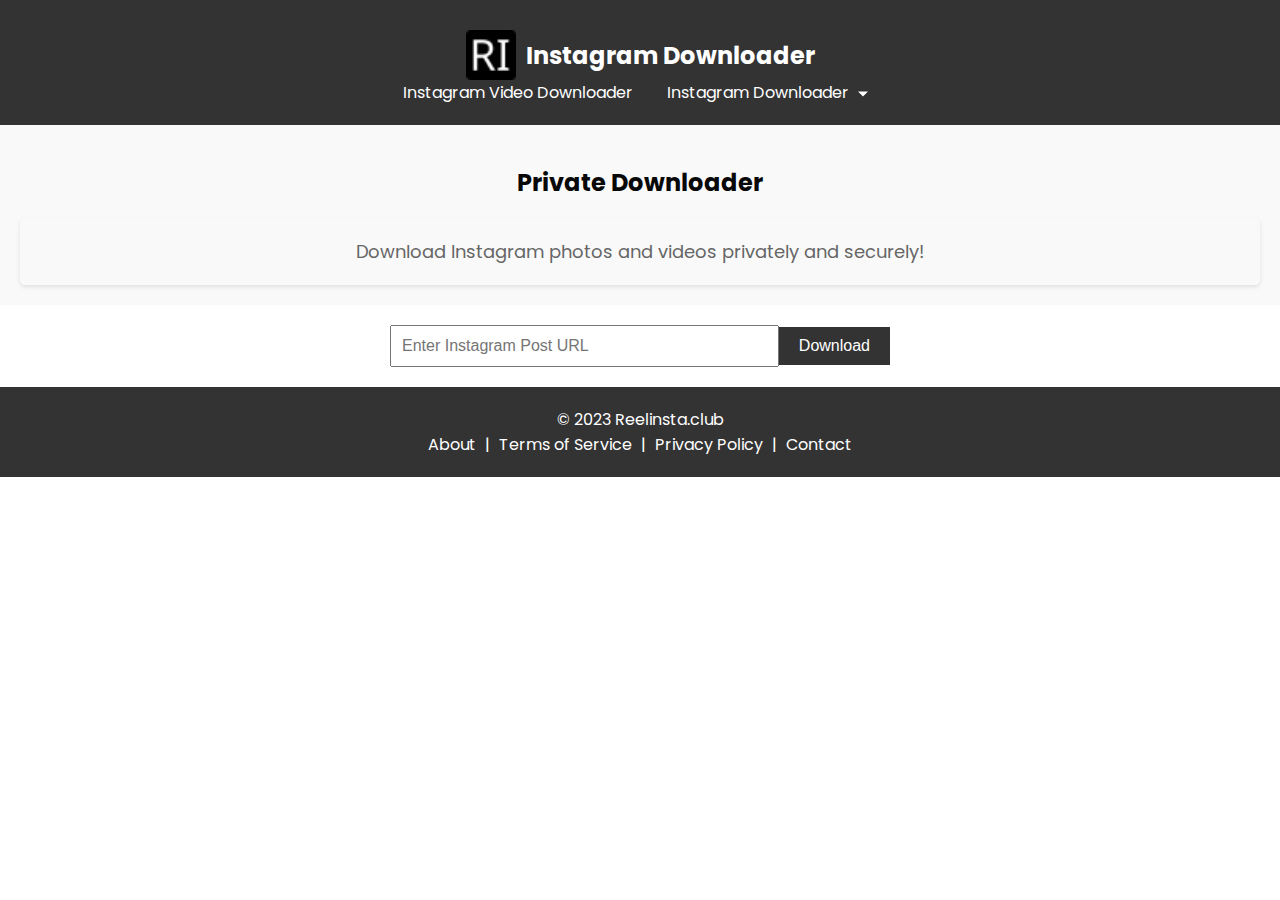
<file: Privatedownloader.html>
<!DOCTYPE html>
<html>
<head>
  <!-- Google tag (gtag.js) -->
<script async src="https://www.googletagmanager.com/gtag/js?id=G-S1WCLSND9W"></script>
<script>
  window.dataLayer = window.dataLayer || [];
  function gtag(){dataLayer.push(arguments);}
  gtag('js', new Date());

  gtag('config', 'G-S1WCLSND9W');
</script>
  <meta charset="UTF-8">
  <meta name="viewport" content="width=device-width, initial-scale=1.0">
  <link rel="icon" type="image/png" href="/codeless/favicon.ico">
  <link rel="apple-touch-icon" sizes="180x180" href="codeless/apple-touch-icon.png">
<link rel="icon" type="image/png" sizes="32x32" href="codeless/favicon-32x32.png">
<link rel="icon" type="image/png" sizes="16x16" href="/codeless/favicon-16x16.png">
<link rel="icon" type="image/png" sizes="192x192" href="/codeless/android-chrome-192x192.png">
<link rel="icon" type="image/png" sizes="512x512" href="/codeless/android-chrome-512x512.png">
<link rel="manifest" href="/codeless/site.webmanifest">
  <title>Private Downloader</title>
  <style>
    @import url('https://fonts.googleapis.com/css2?family=Poppins:wght@400;700&display=swap');

    body {
      background-color: #ffffff;
      color: #333333;
      font-family: 'Poppins', Arial, sans-serif;
      margin: 0;
    }

    .container {
      max-width: 500px;
      margin: 0 auto;
      padding: 20px;
    }

    h1 {
      text-align: center;
      margin-bottom: 10px;
      display: flex;
      align-items: center;
      justify-content: center;
    }

    .logo-img {
      width: 50px;
      height: 50px;
      margin-right: 10px;
    }

    form {
      display: flex;
      align-items: center;
    }

    input[type="text"] {
      flex: 1;
      padding: 10px;
      font-size: 16px;
    }

    button[type="submit"] {
      padding: 10px 20px;
      font-size: 16px;
      background-color: #333333;
      color: #ffffff;
      border: none;
      cursor: pointer;
    }

    header {
      background-color: #333333;
      color: #ffffff;
      padding: 20px;
      text-align: center;
      display: flex;
      flex-direction: column;
      align-items: center;
    }

    header h1 {
      margin: 0;
      margin-top: 10px;
      font-size: 24px;
    }

    nav ul {
      list-style: none;
      text-align: center;
      margin: 0;
      padding: 0;
    }

    nav ul li {
      display: inline-block;
      margin-right: 10px;
      position: relative;
    }

    nav ul li a {
      color: #ffffff;
      text-decoration: none;
      padding: 5px 10px;
      margin-bottom: 5px;
      position: relative;
    }

    nav ul li a:hover {
      background-color: #ffffff;
      color: #333333;
    }

    nav ul li ul {
      display: none;
      position: absolute;
      background-color: #333333;
      top: 100%;
      left: 0;
      width: 200px;
      padding: 0;
      z-index: 1;
    }

    nav ul li:hover > ul {
      display: block;
    }

    nav ul li ul li {
      display: block;
    }

    nav ul li ul li a {
      padding: 10px;
      color: #ffffff;
      display: block;
      opacity: 1;
    }

    nav ul li ul li a:hover {
      background-color: #555555;
    }

    /* Arrow Icon */
    .sub-menu-icon {
      display: inline-block;
      width: 10px;
      height: 10px;
      margin-left: 5px;
      vertical-align: middle;
      position: relative;
    }

    .sub-menu-icon svg {
      fill: #ffffff;
      stroke: #ffffff;
      stroke-width: 1.5;
      height: 100%;
      width: 100%;
      position: absolute;
      top: 50%;
      left: 50%;
      transform: translate(-50%, -50%);
    }

    /* Hover Button Icon */
    .hover-button-icon {
      display: inline-block;
      width: 10px;
      height: 10px;
      margin-left: 5px;
      vertical-align: middle;
      position: relative;
    }

    .hover-button-icon::before {
      content: "";
      position: absolute;
      top: 50%;
      left: 50%;
      width: 0;
      height: 0;
      border-left: 5px solid transparent;
      border-right: 5px solid transparent;
      border-top: 5px solid #ffffff;
      transform: translate(-50%, -50%);
    }
    @media only screen and (max-width: 600px) {
      .container {
        padding: 10px;
      }
      
      h1 {
        font-size: 20px;
      }
      
      input[type="text"], button[type="submit"] {
        max-width: 300px;
      }
      
      header h1 {
        font-size: 20px;
      }
      
      nav ul li a {
        padding: 3px 7px;
      }
    }
    footer {
      background-color: #333333;
      color: #ffffff;
      padding: 20px;
      text-align: center;
    }

    footer a {
      color: #ffffff;
      text-decoration: none;
      margin: 0 5px;
    }
    .heading-container {
      background-color: #f9f9f9;
      padding: 20px;
      text-align: center;
    }
    h2 {
      color: #333333;
      font-size: 28px;
      margin-bottom: 10px;
    }

    p {
      color: #666666;
      font-size: 16px;
      margin-bottom: 0;
    }

    .section {
      display: flex;
      align-items: center;
      justify-content: center;
      flex-direction: column;
      margin: 20px 0;
    }

    .image-container {
      text-align: center;
    }

    .image-container img {
      max-width: 100%;
      height: auto;
    }

    .content-container {
      text-align: center;
      margin-top: 20px;
    }

    .content-container h2 {
      color: #333333;
      font-size: 28px;
      margin-bottom: 10px;
    }

    .content-container p {
      color: #666666;
      font-size: 16px;
      margin-bottom: 0;
      line-height: 1.5;
      padding: 20px;
      background-color: #f9f9f9;
      border-radius: 5px;
      box-shadow: 0 2px 4px rgba(0, 0, 0, 0.1);
      position: relative;
      overflow: hidden;
    }

    .content-container p:before {
      content: "";
      position: absolute;
      top: 10px;
      left: 0;
      width: 100%;
      height: 100%;
      background-color: rgba(255, 255, 255, 0.5);
      transform: skew(-20deg);
      z-index: -1;
    }

    .content-container p:after {
      content: "";
      position: absolute;
      bottom: 10px;
      right: 0;
      width: 50%;
      height: 50%;
      background-color: rgba(255, 255, 255, 0.5);
      transform: skew(-20deg);
      z-index: -1;
    }

    h1 {
      text-align: center;
      margin-bottom: 10px;
      display: flex;
      align-items: center;
      justify-content: center;
      font-size: 36px;
      /* Increase the font size */
      color: #333333;
      /* Change the color */
    }

    p {
      color: #666666;
      font-size: 18px;
      /* Increase the font size */
      margin-bottom: 0;
      line-height: 1.5;
      padding: 20px;
      background-color: #f9f9f9;
      border-radius: 5px;
      box-shadow: 0 2px 4px rgba(0, 0, 0, 0.1);
      position: relative;
      overflow: hidden;
    }

    p:before {
      content: "";
      position: absolute;
      top: 10px;
      left: 0;
      width: 100%;
      height: 100%;
      background-color: rgba(255, 255, 255, 0.5);
      transform: skew(-20deg);
      z-index: -1;
    }

    p:after {
      content: "";
      position: absolute;
      bottom: 10px;
      right: 0;
      width: 50%;
      height: 50%;
      background-color: rgba(255, 255, 255, 0.5);
      transform: skew(-20deg);
      z-index: -1;
    }

    h3 {
      text-align: center;
      color: #555555;
      /* Update the color as per your theme */
      font-size: 24px;
      margin-bottom: 10px;
    }

    h4 {
  text-align: center;
  color: #666666;
  font-size: 18px;
  margin-bottom: 0;
  line-height: 1.5;
  padding: 20px;
  background-color: #f9f9f9;
  border-radius: 5px;
  box-shadow: 0 2px 4px rgba(0, 0, 0, 0.1);
  position: relative;
  overflow: hidden;
}

h4:before {
  content: "";
  position: absolute;
  top: 10px;
  left: 0;
  width: 100%;
  height: 100%;
  background-color: rgba(255, 255, 255, 0.5);
  transform: skew(-20deg);
  z-index: -1;
}

h4:after {
  content: "";
  position: absolute;
  bottom: 10px;
  right: 0;
  width: 50%;
  height: 50%;
  background-color: rgba(255, 255, 255, 0.5);
  transform: skew(-20deg);
  z-index: -1;
}



    strong {
      display: block;
      font-weight: bold;
      color: #FF0000;
      text-align: center;
      /* Update the color as per your theme */
    }
    h2 {
      text-align: center;
      color: #080808;
      /* Update the color as per your theme */
      font-size: 24px;
      margin-bottom: 10px;
    }
  </style>
</head>
<body>
  <header>
    <h1>
      <img class="logo-img" src="/codeless/favicon-32x32.png" alt="Logo">
      <a href="/index.html" style="color: #ffffff; text-decoration: none;">Instagram Downloader</a>
    </h1>
    <nav>
      <ul>
        <li><a href="/instavideodownloader.html">Instagram Video Downloader</a></li>
        
        <li>
          <a href="#">
            Instagram Downloader
            <span class="hover-button-icon"></span>
          </a>
          <ul>
            <li><a href="/instaphotodownloader.html">Instagram Photo Downloader</a></li>
            <li><a href="/reelsdownloader.html">Reels Downloader</a></li>
            <li><a href="/Storydownloader.html">Story Downloader</a></li>
            <li><a href="/igtvdownloader.html">IGTV Downloader</a></li>
          </ul>
        </li>
      </ul>
    </nav>
  </header>
  <div class="heading-container">
    <h2>Private Downloader</h2>
    <p>Download Instagram photos and videos privately and securely!</p>
  </div>
  <div class="container">
    <form id="downloadForm">
      <input type="text" id="postUrl" placeholder="Enter Instagram Post URL">
      <button type="submit">Download</button>
    </form>
  </div>
  <script>
    document.getElementById("downloadForm").addEventListener("submit", function(event) {
      event.preventDefault();
      var inputUrl = document.getElementById("postUrl").value;
      downloadFromInstagram(inputUrl);
    });

    function downloadFromInstagram(url) {
      var regex = /https:\/\/www.instagram.com\/p\/([^/]+)\//;
      var match = url.match(regex);
      if (!match) {
        console.log("Invalid Instagram URL");
        return;
      }
      var mediaIdentifier = match[1];
      var downloadUrl = `https://www.instagram.com/p/${mediaIdentifier}/?__a=1`;

      fetch(downloadUrl)
        .then(response => response.json())
        .then(data => {
          var mediaType = data.graphql.shortcode_media.__typename;
          var mediaUrl;

          switch (mediaType) {
            case 'GraphImage':
              mediaUrl = data.graphql.shortcode_media.display_url;
              break;
            case 'GraphVideo':
              mediaUrl = data.graphql.shortcode_media.video_url;
              break;
            case 'GraphSidecar':
              mediaUrl = data.graphql.shortcode_media.edge_sidecar_to_children.edges[0].node.display_url;
              break;
            default:
              console.log("Unsupported media type:", mediaType);
              return;
          }

          fetch(mediaUrl)
            .then(response => response.blob())
            .then(blob => {
              var anchor = document.createElement('a');
              anchor.href = URL.createObjectURL(blob);
              anchor.download = `instagram_media.${getFileType(mediaUrl)}`;
              anchor.click();
            })
            .catch(error => {
              console.log("Download failed:", error);
            });
        })
        .catch(error => {
          console.log("Error:", error);
        });
    }
    function getFileType(url) {
      var extension = url.split('.').pop();
      if (extension.includes("?")) {
        extension = extension.split("?")[0];
      }
      return extension;
    }
  </script>
   <footer>
    &copy; 2023 Reelinsta.club<br>
    <a href="/about.html">About</a> |
    <a href="/Termsofservice.html">Terms of Service</a> |
    <a href="/Privacypolicy.html">Privacy Policy</a> |
    <a href="/contact.html">Contact</a>
  </footer>
</body>
</html>
</file>
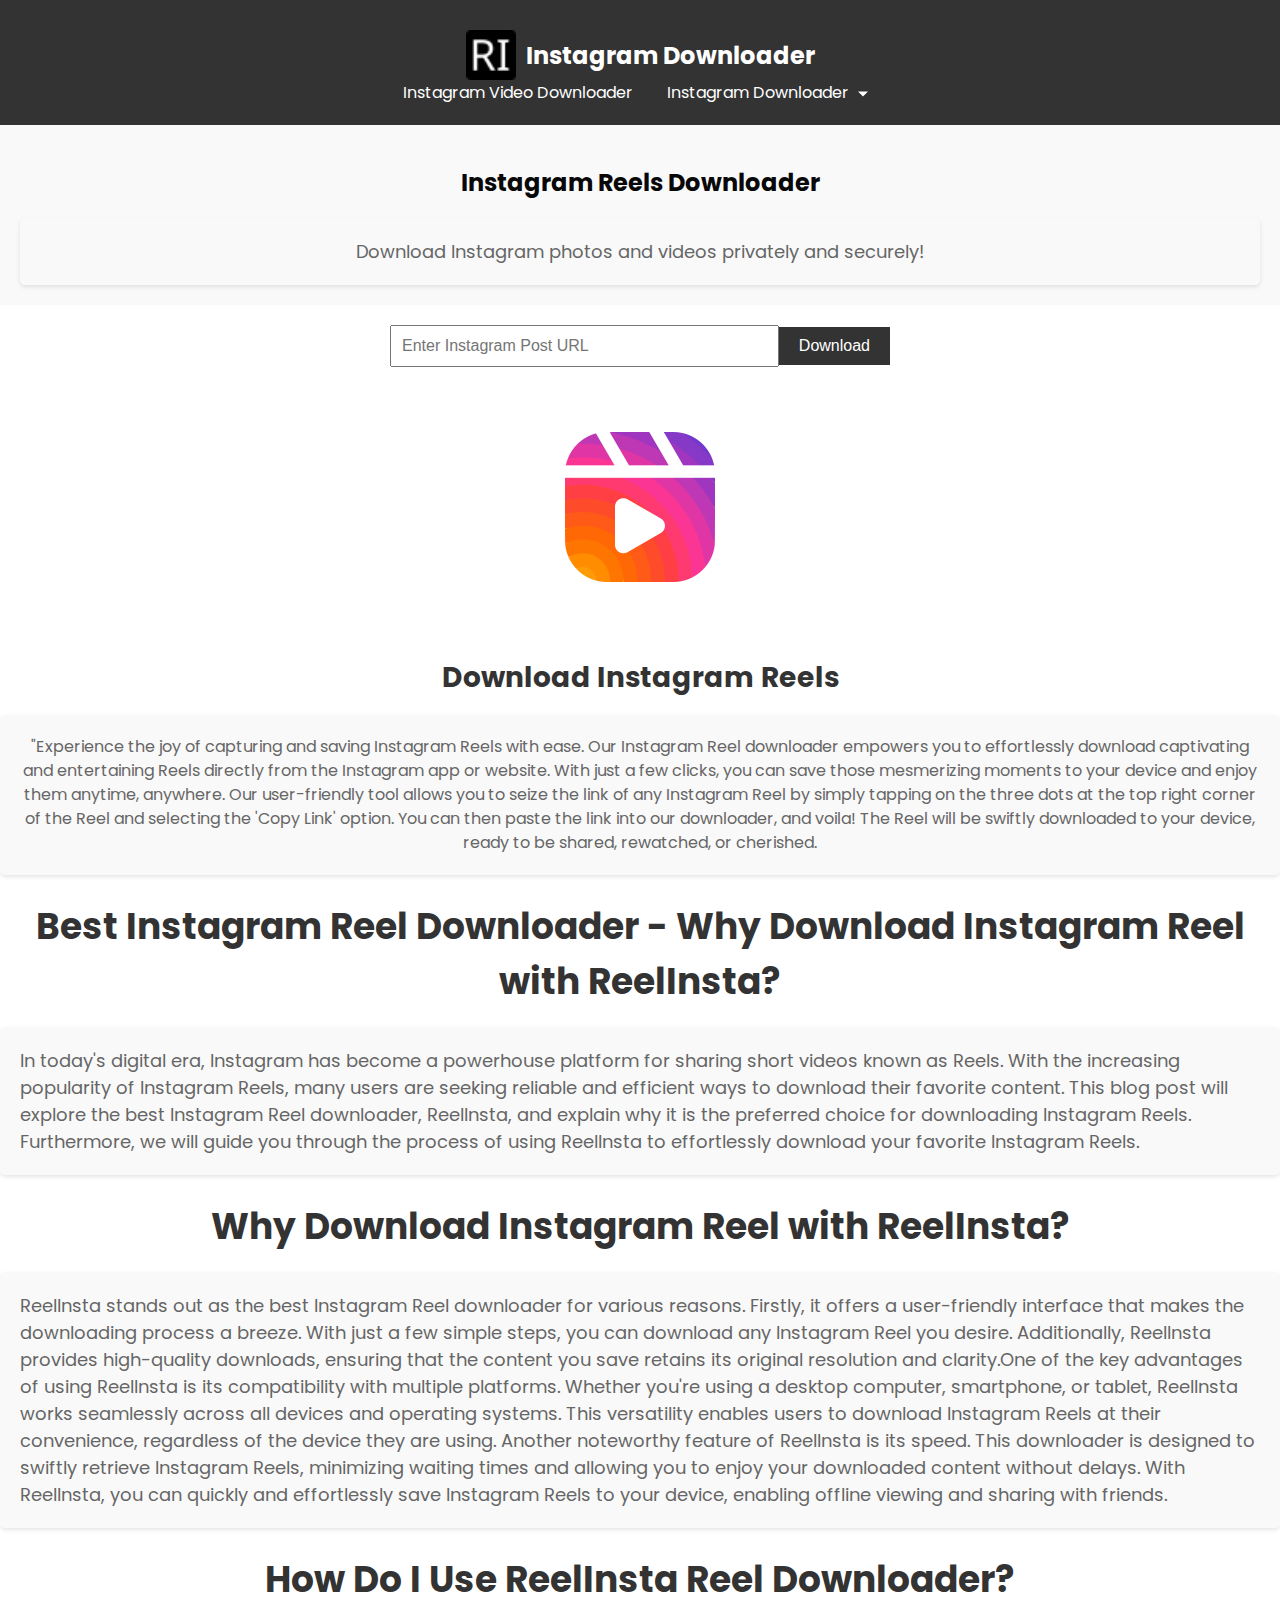
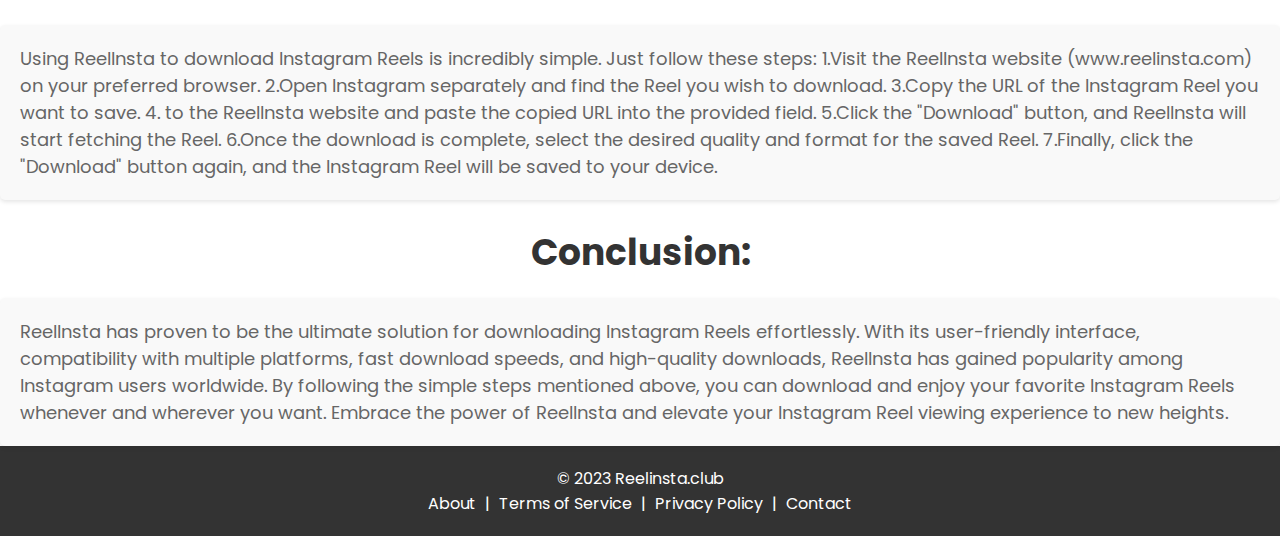
<file: reelsdownloader.html>
<!DOCTYPE html>
<html>
<head>
  <script async src="https://pagead2.googlesyndication.com/pagead/js/adsbygoogle.js?client=ca-pub-5475598426719678"
     crossorigin="anonymous"></script>
  <!-- Google tag (gtag.js) -->
<script async src="https://www.googletagmanager.com/gtag/js?id=G-S1WCLSND9W"></script>
<script>
  window.dataLayer = window.dataLayer || [];
  function gtag(){dataLayer.push(arguments);}
  gtag('js', new Date());

  gtag('config', 'G-S1WCLSND9W');
</script>
  <meta charset="UTF-8">
  <meta name="viewport" content="width=device-width, initial-scale=1.0">
  <link rel="icon" type="image/png" href="/codeless/favicon.ico">
  <link rel="apple-touch-icon" sizes="180x180" href="codeless/apple-touch-icon.png">
<link rel="icon" type="image/png" sizes="32x32" href="codeless/favicon-32x32.png">
<link rel="icon" type="image/png" sizes="16x16" href="/codeless/favicon-16x16.png">
<link rel="icon" type="image/png" sizes="192x192" href="/codeless/android-chrome-192x192.png">
<link rel="icon" type="image/png" sizes="512x512" href="/codeless/android-chrome-512x512.png">
<link rel="manifest" href="/codeless/site.webmanifest">
  <title>Instagram video Downloader</title>
  <style>
    @import url('https://fonts.googleapis.com/css2?family=Poppins:wght@400;700&display=swap');

    body {
      background-color: #ffffff;
      color: #333333;
      font-family: 'Poppins', Arial, sans-serif;
      margin: 0;
    }

    .container {
      max-width: 500px;
      margin: 0 auto;
      padding: 20px;
    }

    h1 {
      text-align: center;
      margin-bottom: 10px;
      display: flex;
      align-items: center;
      justify-content: center;
    }

    .logo-img {
      width: 50px;
      height: 50px;
      margin-right: 10px;
    }

    form {
      display: flex;
      align-items: center;
    }

    input[type="text"] {
      flex: 1;
      padding: 10px;
      font-size: 16px;
    }

    button[type="submit"] {
      padding: 10px 20px;
      font-size: 16px;
      background-color: #333333;
      color: #ffffff;
      border: none;
      cursor: pointer;
    }

    header {
      background-color: #333333;
      color: #ffffff;
      padding: 20px;
      text-align: center;
      display: flex;
      flex-direction: column;
      align-items: center;
    }

    header h1 {
      margin: 0;
      margin-top: 10px;
      font-size: 24px;
    }

    nav ul {
      list-style: none;
      text-align: center;
      margin: 0;
      padding: 0;
    }

    nav ul li {
      display: inline-block;
      margin-right: 10px;
      position: relative;
    }

    nav ul li a {
      color: #ffffff;
      text-decoration: none;
      padding: 5px 10px;
      margin-bottom: 5px;
      position: relative;
    }

    nav ul li a:hover {
      background-color: #ffffff;
      color: #333333;
    }

    nav ul li ul {
      display: none;
      position: absolute;
      background-color: #333333;
      top: 100%;
      left: 0;
      width: 200px;
      padding: 0;
      z-index: 1;
    }

    nav ul li:hover > ul {
      display: block;
    }

    nav ul li ul li {
      display: block;
    }

    nav ul li ul li a {
      padding: 10px;
      color: #ffffff;
      display: block;
      opacity: 1;
    }

    nav ul li ul li a:hover {
      background-color: #555555;
    }

    /* Arrow Icon */
    .sub-menu-icon {
      display: inline-block;
      width: 10px;
      height: 10px;
      margin-left: 5px;
      vertical-align: middle;
      position: relative;
    }

    .sub-menu-icon svg {
      fill: #ffffff;
      stroke: #ffffff;
      stroke-width: 1.5;
      height: 100%;
      width: 100%;
      position: absolute;
      top: 50%;
      left: 50%;
      transform: translate(-50%, -50%);
    }

    /* Hover Button Icon */
    .hover-button-icon {
      display: inline-block;
      width: 10px;
      height: 10px;
      margin-left: 5px;
      vertical-align: middle;
      position: relative;
    }

    .hover-button-icon::before {
      content: "";
      position: absolute;
      top: 50%;
      left: 50%;
      width: 0;
      height: 0;
      border-left: 5px solid transparent;
      border-right: 5px solid transparent;
      border-top: 5px solid #ffffff;
      transform: translate(-50%, -50%);
    }
    @media only screen and (max-width: 600px) {
      .container {
        padding: 10px;
      }
      
      h1 {
        font-size: 20px;
      }
      
      input[type="text"], button[type="submit"] {
        max-width: 300px;
      }
      
      header h1 {
        font-size: 20px;
      }
      
      nav ul li a {
        padding: 3px 7px;
      }
    }
    footer {
      background-color: #333333;
      color: #ffffff;
      padding: 20px;
      text-align: center;
    }

    footer a {
      color: #ffffff;
      text-decoration: none;
      margin: 0 5px;
    }
    .heading-container {
      background-color: #f9f9f9;
      padding: 20px;
      text-align: center;
    }

    h2 {
      color: #333333;
      font-size: 28px;
      margin-bottom: 10px;
    }

    p {
      color: #666666;
      font-size: 16px;
      margin-bottom: 0;
    }

    .section {
      display: flex;
      align-items: center;
      justify-content: center;
      flex-direction: column;
      margin: 20px 0;
    }

    .image-container {
      text-align: center;
    }

    .image-container img {
      max-width: 100%;
      height: auto;
    }

    .content-container {
      text-align: center;
      margin-top: 20px;
    }

    .content-container h2 {
      color: #333333;
      font-size: 28px;
      margin-bottom: 10px;
    }

    .content-container p {
      color: #666666;
      font-size: 16px;
      margin-bottom: 0;
      line-height: 1.5;
      padding: 20px;
      background-color: #f9f9f9;
      border-radius: 5px;
      box-shadow: 0 2px 4px rgba(0, 0, 0, 0.1);
      position: relative;
      overflow: hidden;
    }

    .content-container p:before {
      content: "";
      position: absolute;
      top: 10px;
      left: 0;
      width: 100%;
      height: 100%;
      background-color: rgba(255, 255, 255, 0.5);
      transform: skew(-20deg);
      z-index: -1;
    }

    .content-container p:after {
      content: "";
      position: absolute;
      bottom: 10px;
      right: 0;
      width: 50%;
      height: 50%;
      background-color: rgba(255, 255, 255, 0.5);
      transform: skew(-20deg);
      z-index: -1;
    }

    h1 {
      text-align: center;
      margin-bottom: 10px;
      display: flex;
      align-items: center;
      justify-content: center;
      font-size: 36px;
      /* Increase the font size */
      color: #333333;
      /* Change the color */
    }

    p {
      color: #666666;
      font-size: 18px;
      /* Increase the font size */
      margin-bottom: 0;
      line-height: 1.5;
      padding: 20px;
      background-color: #f9f9f9;
      border-radius: 5px;
      box-shadow: 0 2px 4px rgba(0, 0, 0, 0.1);
      position: relative;
      overflow: hidden;
    }

    p:before {
      content: "";
      position: absolute;
      top: 10px;
      left: 0;
      width: 100%;
      height: 100%;
      background-color: rgba(255, 255, 255, 0.5);
      transform: skew(-20deg);
      z-index: -1;
    }

    p:after {
      content: "";
      position: absolute;
      bottom: 10px;
      right: 0;
      width: 50%;
      height: 50%;
      background-color: rgba(255, 255, 255, 0.5);
      transform: skew(-20deg);
      z-index: -1;
    }

    h3 {
      text-align: center;
      color: #555555;
      /* Update the color as per your theme */
      font-size: 24px;
      margin-bottom: 10px;
    }

    h4 {
  text-align: center;
  color: #666666;
  font-size: 18px;
  margin-bottom: 0;
  line-height: 1.5;
  padding: 20px;
  background-color: #f9f9f9;
  border-radius: 5px;
  box-shadow: 0 2px 4px rgba(0, 0, 0, 0.1);
  position: relative;
  overflow: hidden;
}

h4:before {
  content: "";
  position: absolute;
  top: 10px;
  left: 0;
  width: 100%;
  height: 100%;
  background-color: rgba(255, 255, 255, 0.5);
  transform: skew(-20deg);
  z-index: -1;
}

h4:after {
  content: "";
  position: absolute;
  bottom: 10px;
  right: 0;
  width: 50%;
  height: 50%;
  background-color: rgba(255, 255, 255, 0.5);
  transform: skew(-20deg);
  z-index: -1;
}



    strong {
      display: block;
      font-weight: bold;
      color: #FF0000;
      text-align: center;
      /* Update the color as per your theme */
    }
    h2 {
      text-align: center;
      color: #080808;
      /* Update the color as per your theme */
      font-size: 24px;
      margin-bottom: 10px;
    }
  </style>
</head>
<body>
  <header>
    <h1>
      <img class="logo-img" src="/codeless/favicon-32x32.png" alt="Logo">
      <a href="/index.html" style="color: #ffffff; text-decoration: none;">Instagram Downloader</a>
    </h1>
    <nav>
      <ul>
        <li><a href="/instavideodownloader.html">Instagram Video Downloader</a></li>
       
        <li>
          <a href="#">
            Instagram Downloader
            <span class="hover-button-icon"></span>
          </a>
          <ul>
            <li><a href="/instaphotodownloader.html">Instagram Photo Downloader</a></li>
            <li><a href="/reelsdownloader.html">Reels Downloader</a></li>
            <li><a href="/Storydownloader.html">Story Downloader</a></li>
            <li><a href="/igtvdownloader.html">IGTV Downloader</a></li>
          </ul>
        </li>
      </ul>
    </nav>
  </header>
  <div class="heading-container">
    <h2>Instagram Reels Downloader</h2>
    <p>Download Instagram photos and videos privately and securely!</p>
  </div>
  <div class="container">
    <form id="downloadForm">
      <input type="text" id="postUrl" placeholder="Enter Instagram Post URL">
      <button type="submit">Download</button>
    </form>
  </div>
  <script>
    document.getElementById("downloadForm").addEventListener("submit", function(event) {
      event.preventDefault();
      var inputUrl = document.getElementById("postUrl").value;
      downloadFromInstagram(inputUrl);
    });

    function downloadFromInstagram(url) {
      var regex = /https:\/\/www.instagram.com\/p\/([^/]+)\//;
      var match = url.match(regex);
      if (!match) {
        console.log("Invalid Instagram URL");
        return;
      }
      var mediaIdentifier = match[1];
      var downloadUrl = `https://www.instagram.com/p/${mediaIdentifier}/?__a=1`;

      fetch(downloadUrl)
        .then(response => response.json())
        .then(data => {
          var mediaType = data.graphql.shortcode_media.__typename;
          var mediaUrl;

          switch (mediaType) {
            case 'GraphImage':
              mediaUrl = data.graphql.shortcode_media.display_url;
              break;
            case 'GraphVideo':
              mediaUrl = data.graphql.shortcode_media.video_url;
              break;
            case 'GraphSidecar':
              mediaUrl = data.graphql.shortcode_media.edge_sidecar_to_children.edges[0].node.display_url;
              break;
            default:
              console.log("Unsupported media type:", mediaType);
              return;
          }

          fetch(mediaUrl)
            .then(response => response.blob())
            .then(blob => {
              var anchor = document.createElement('a');
              anchor.href = URL.createObjectURL(blob);
              anchor.download = `instagram_media.${getFileType(mediaUrl)}`;
              anchor.click();
            })
            .catch(error => {
              console.log("Download failed:", error);
            });
        })
        .catch(error => {
          console.log("Error:", error);
        });
    }
    function getFileType(url) {
      var extension = url.split('.').pop();
      if (extension.includes("?")) {
        extension = extension.split("?")[0];
      }
      return extension;
    }
  </script>
  <div class="section">
    <div class="image-container">
      <img src="/codeless/icons8-instagram-reels-200h.png" alt="Image Description">
    </div>
    <div class="content-container">
      <h2>Download Instagram Reels </h2>
      <p>"Experience the joy of capturing and saving Instagram Reels with ease. Our Instagram Reel downloader empowers
        you to effortlessly download captivating and entertaining Reels directly from the Instagram app or website. With
        just a few clicks, you can save those mesmerizing moments to your device and enjoy them anytime, anywhere.

        Our user-friendly tool allows you to seize the link of any Instagram Reel by simply tapping on the three dots at
        the top right corner of the Reel and selecting the 'Copy Link' option. You can then paste the link into our
        downloader, and voila! The Reel will be swiftly downloaded to your device, ready to be shared, rewatched, or
        cherished.</p>

    </div>
  </div>
  <h1> Best Instagram Reel Downloader - Why Download Instagram Reel with ReelInsta?</h1>
  <p>In today's digital era, Instagram has become a powerhouse platform for sharing short videos known as Reels. With
    the increasing popularity of Instagram Reels, many users are seeking reliable and efficient ways to download their
    favorite content. This blog post will explore the best Instagram Reel downloader, ReelInsta, and explain why it is
    the preferred choice for downloading Instagram Reels. Furthermore, we will guide you through the process of using
    ReelInsta to effortlessly download your favorite Instagram Reels.</p>
  <h1>Why Download Instagram Reel with ReelInsta?</h1>
  <p>ReelInsta stands out as the best Instagram Reel downloader for various reasons. Firstly, it offers a user-friendly
    interface that makes the downloading process a breeze. With just a few simple steps, you can download any Instagram
    Reel you desire. Additionally, ReelInsta provides high-quality downloads, ensuring that the content you save retains
    its original resolution and clarity.One of the key advantages of using ReelInsta is its compatibility with multiple
    platforms. Whether you're using a desktop computer, smartphone, or tablet, ReelInsta works seamlessly across all
    devices and operating systems. This versatility enables users to download Instagram Reels at their convenience,
    regardless of the device they are using.

    Another noteworthy feature of ReelInsta is its speed. This downloader is designed to swiftly retrieve Instagram
    Reels, minimizing waiting times and allowing you to enjoy your downloaded content without delays. With ReelInsta,
    you can quickly and effortlessly save Instagram Reels to your device, enabling offline viewing and sharing with
    friends.</p>
  <h1>How Do I Use ReelInsta Reel Downloader?</h1>
  <p>Using ReelInsta to download Instagram Reels is incredibly simple. Just follow these steps:

    1.Visit the ReelInsta website (www.reelinsta.com) on your preferred browser.
    2.Open Instagram separately and find the Reel you wish to download.
    3.Copy the URL of the Instagram Reel you want to save.
    4. to the ReelInsta website and paste the copied URL into the provided field.
    5.Click the "Download" button, and ReelInsta will start fetching the Reel.
    6.Once the download is complete, select the desired quality and format for the saved Reel.
    7.Finally, click the "Download" button again, and the Instagram Reel will be saved to your device.</p>
  <h1>Conclusion:</h1>
  <p>ReelInsta has proven to be the ultimate solution for downloading Instagram Reels effortlessly. With its
    user-friendly interface, compatibility with multiple platforms, fast download speeds, and high-quality downloads,
    ReelInsta has gained popularity among Instagram users worldwide. By following the simple steps mentioned above, you
    can download and enjoy your favorite Instagram Reels whenever and wherever you want. Embrace the power of ReelInsta
    and elevate your Instagram Reel viewing experience to new heights.</p>
   <footer>
    &copy; 2023 Reelinsta.club<br>
    <a href="/about.html">About</a> |
    <a href="/Termsofservice.html">Terms of Service</a> |
    <a href="/Privacypolicy.html">Privacy Policy</a> |
    <a href="/contact.html">Contact</a>
  </footer>

</body>
</html>
</file>
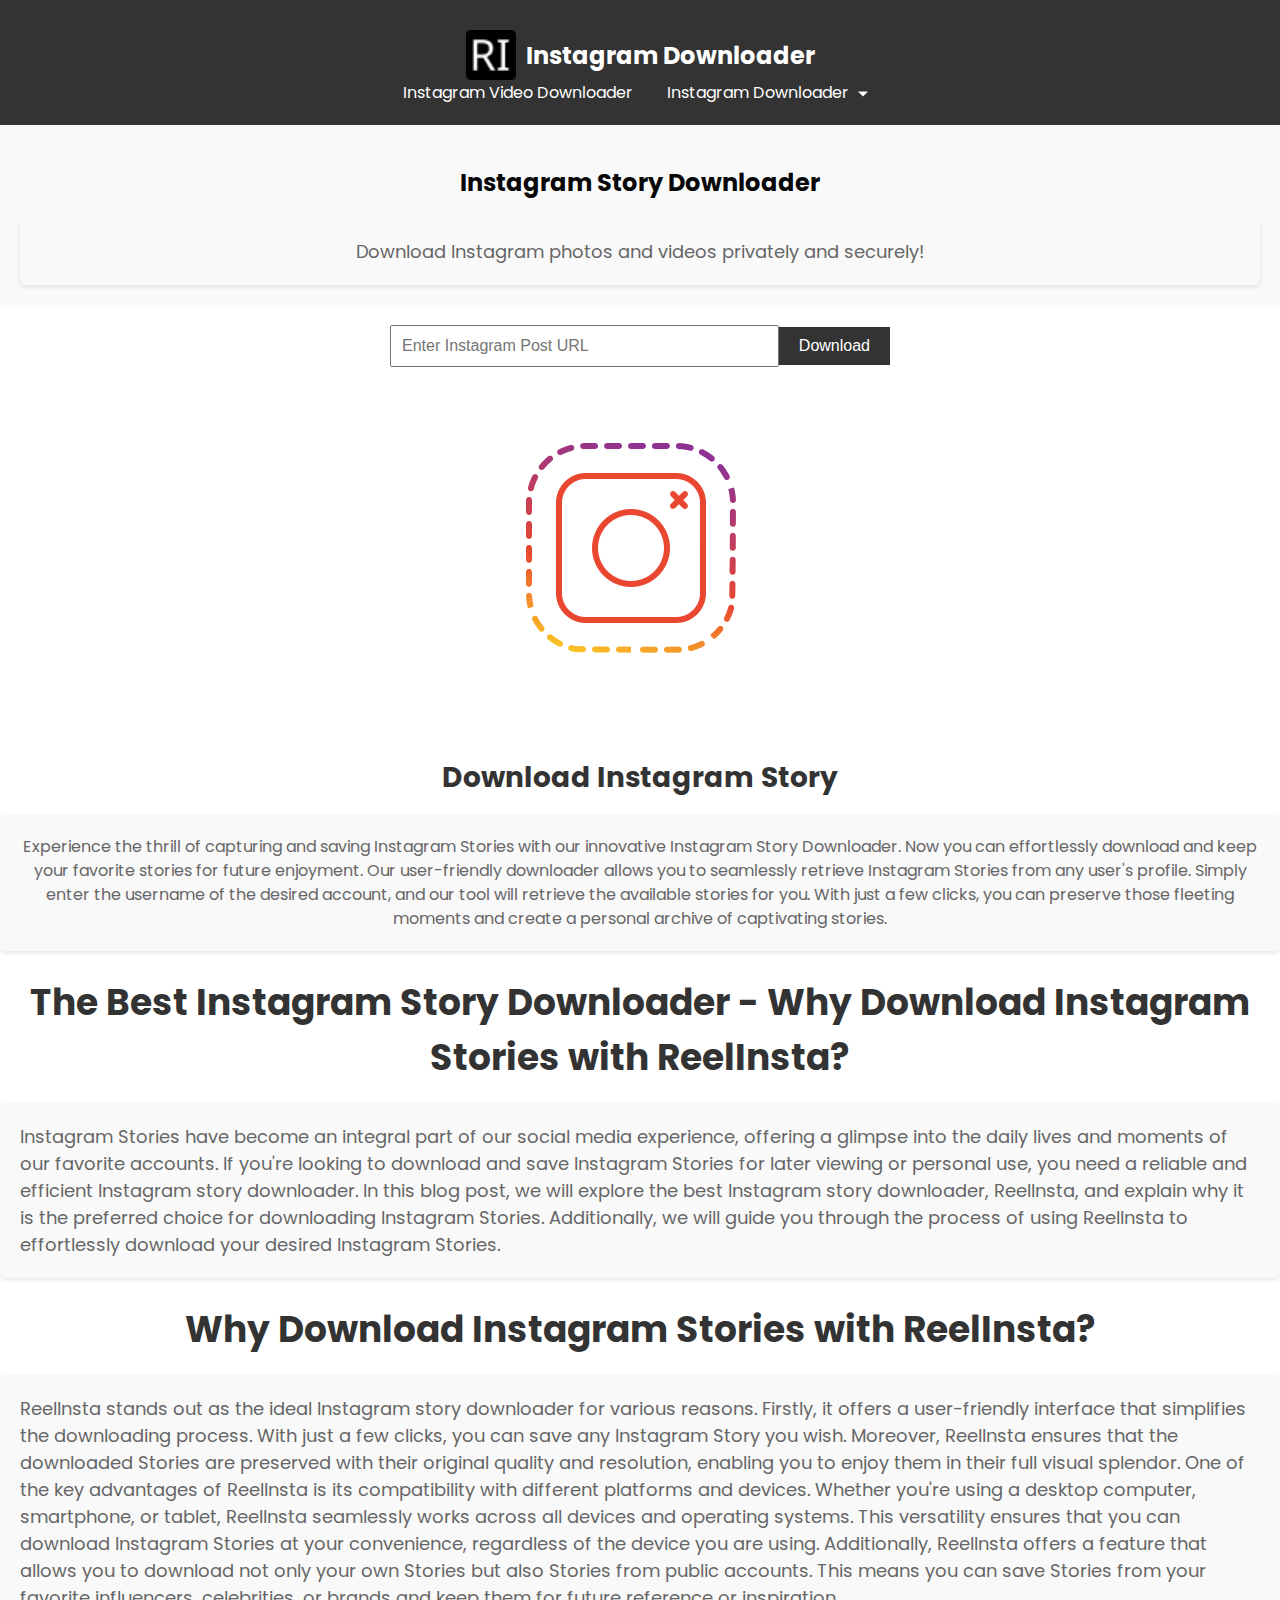
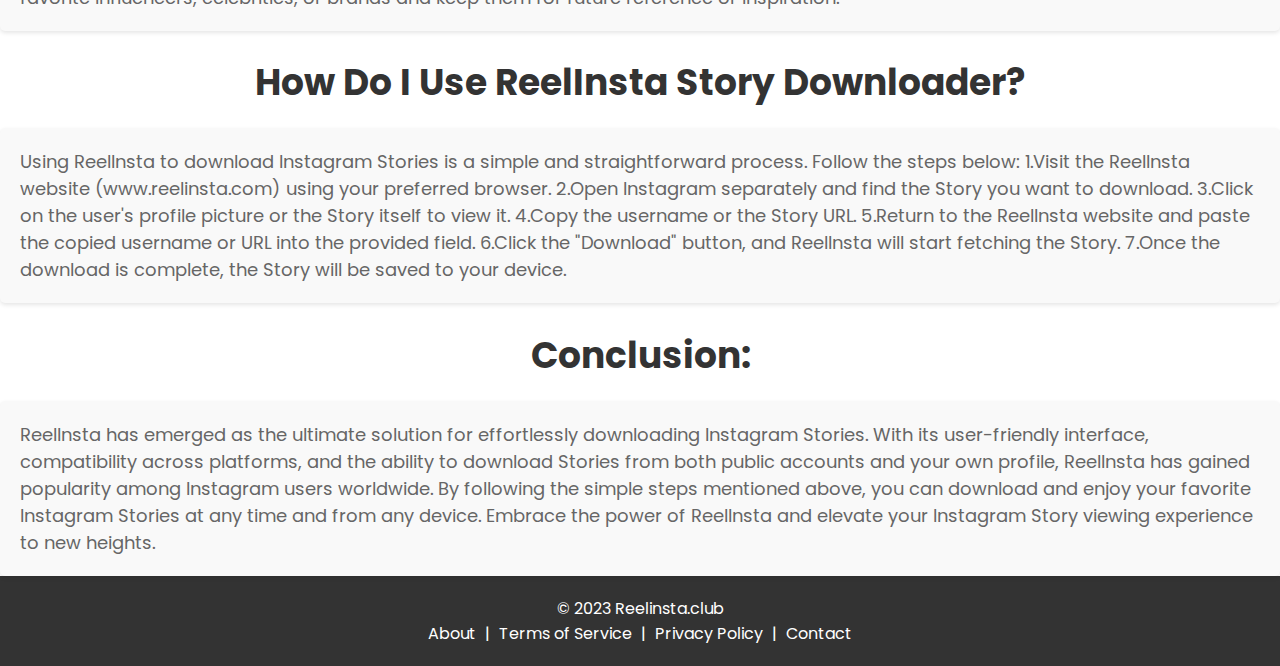
<file: Storydownloader.html>
<!DOCTYPE html>
<html>
<head>
  <script async src="https://pagead2.googlesyndication.com/pagead/js/adsbygoogle.js?client=ca-pub-5475598426719678"
     crossorigin="anonymous"></script>
  <!-- Google tag (gtag.js) -->
<script async src="https://www.googletagmanager.com/gtag/js?id=G-S1WCLSND9W"></script>
<script>
  window.dataLayer = window.dataLayer || [];
  function gtag(){dataLayer.push(arguments);}
  gtag('js', new Date());

  gtag('config', 'G-S1WCLSND9W');
</script>
  <meta charset="UTF-8">
  <meta name="viewport" content="width=device-width, initial-scale=1.0">
  <link rel="icon" type="image/png" href="/codeless/favicon.ico">
  <link rel="apple-touch-icon" sizes="180x180" href="codeless/apple-touch-icon.png">
<link rel="icon" type="image/png" sizes="32x32" href="codeless/favicon-32x32.png">
<link rel="icon" type="image/png" sizes="16x16" href="/codeless/favicon-16x16.png">
<link rel="icon" type="image/png" sizes="192x192" href="/codeless/android-chrome-192x192.png">
<link rel="icon" type="image/png" sizes="512x512" href="/codeless/android-chrome-512x512.png">
<link rel="manifest" href="/codeless/site.webmanifest">
  <title>Instagram video Downloader</title>
  <style>
    @import url('https://fonts.googleapis.com/css2?family=Poppins:wght@400;700&display=swap');

    body {
      background-color: #ffffff;
      color: #333333;
      font-family: 'Poppins', Arial, sans-serif;
      margin: 0;
    }

    .container {
      max-width: 500px;
      margin: 0 auto;
      padding: 20px;
    }

    h1 {
      text-align: center;
      margin-bottom: 10px;
      display: flex;
      align-items: center;
      justify-content: center;
    }

    .logo-img {
      width: 50px;
      height: 50px;
      margin-right: 10px;
    }

    form {
      display: flex;
      align-items: center;
    }

    input[type="text"] {
      flex: 1;
      padding: 10px;
      font-size: 16px;
    }

    button[type="submit"] {
      padding: 10px 20px;
      font-size: 16px;
      background-color: #333333;
      color: #ffffff;
      border: none;
      cursor: pointer;
    }

    header {
      background-color: #333333;
      color: #ffffff;
      padding: 20px;
      text-align: center;
      display: flex;
      flex-direction: column;
      align-items: center;
    }

    header h1 {
      margin: 0;
      margin-top: 10px;
      font-size: 24px;
    }

    nav ul {
      list-style: none;
      text-align: center;
      margin: 0;
      padding: 0;
    }

    nav ul li {
      display: inline-block;
      margin-right: 10px;
      position: relative;
    }

    nav ul li a {
      color: #ffffff;
      text-decoration: none;
      padding: 5px 10px;
      margin-bottom: 5px;
      position: relative;
    }

    nav ul li a:hover {
      background-color: #ffffff;
      color: #333333;
    }

    nav ul li ul {
      display: none;
      position: absolute;
      background-color: #333333;
      top: 100%;
      left: 0;
      width: 200px;
      padding: 0;
      z-index: 1;
    }

    nav ul li:hover > ul {
      display: block;
    }

    nav ul li ul li {
      display: block;
    }

    nav ul li ul li a {
      padding: 10px;
      color: #ffffff;
      display: block;
      opacity: 1;
    }

    nav ul li ul li a:hover {
      background-color: #555555;
    }

    /* Arrow Icon */
    .sub-menu-icon {
      display: inline-block;
      width: 10px;
      height: 10px;
      margin-left: 5px;
      vertical-align: middle;
      position: relative;
    }

    .sub-menu-icon svg {
      fill: #ffffff;
      stroke: #ffffff;
      stroke-width: 1.5;
      height: 100%;
      width: 100%;
      position: absolute;
      top: 50%;
      left: 50%;
      transform: translate(-50%, -50%);
    }

    /* Hover Button Icon */
    .hover-button-icon {
      display: inline-block;
      width: 10px;
      height: 10px;
      margin-left: 5px;
      vertical-align: middle;
      position: relative;
    }

    .hover-button-icon::before {
      content: "";
      position: absolute;
      top: 50%;
      left: 50%;
      width: 0;
      height: 0;
      border-left: 5px solid transparent;
      border-right: 5px solid transparent;
      border-top: 5px solid #ffffff;
      transform: translate(-50%, -50%);
    }
    @media only screen and (max-width: 600px) {
      .container {
        padding: 10px;
      }
      
      h1 {
        font-size: 20px;
      }
      
      input[type="text"], button[type="submit"] {
        max-width: 300px;
      }
      
      header h1 {
        font-size: 20px;
      }
      
      nav ul li a {
        padding: 3px 7px;
      }
    }
    footer {
      background-color: #333333;
      color: #ffffff;
      padding: 20px;
      text-align: center;
    }

    footer a {
      color: #ffffff;
      text-decoration: none;
      margin: 0 5px;
    }
    .heading-container {
      background-color: #f9f9f9;
      padding: 20px;
      text-align: center;
    }
    h2 {
      color: #333333;
      font-size: 28px;
      margin-bottom: 10px;
    }

    p {
      color: #666666;
      font-size: 16px;
      margin-bottom: 0;
    }

    .section {
      display: flex;
      align-items: center;
      justify-content: center;
      flex-direction: column;
      margin: 20px 0;
    }

    .image-container {
      text-align: center;
    }

    .image-container img {
      max-width: 100%;
      height: auto;
    }

    .content-container {
      text-align: center;
      margin-top: 20px;
    }

    .content-container h2 {
      color: #333333;
      font-size: 28px;
      margin-bottom: 10px;
    }

    .content-container p {
      color: #666666;
      font-size: 16px;
      margin-bottom: 0;
      line-height: 1.5;
      padding: 20px;
      background-color: #f9f9f9;
      border-radius: 5px;
      box-shadow: 0 2px 4px rgba(0, 0, 0, 0.1);
      position: relative;
      overflow: hidden;
    }

    .content-container p:before {
      content: "";
      position: absolute;
      top: 10px;
      left: 0;
      width: 100%;
      height: 100%;
      background-color: rgba(255, 255, 255, 0.5);
      transform: skew(-20deg);
      z-index: -1;
    }

    .content-container p:after {
      content: "";
      position: absolute;
      bottom: 10px;
      right: 0;
      width: 50%;
      height: 50%;
      background-color: rgba(255, 255, 255, 0.5);
      transform: skew(-20deg);
      z-index: -1;
    }

    h1 {
      text-align: center;
      margin-bottom: 10px;
      display: flex;
      align-items: center;
      justify-content: center;
      font-size: 36px;
      /* Increase the font size */
      color: #333333;
      /* Change the color */
    }

    p {
      color: #666666;
      font-size: 18px;
      /* Increase the font size */
      margin-bottom: 0;
      line-height: 1.5;
      padding: 20px;
      background-color: #f9f9f9;
      border-radius: 5px;
      box-shadow: 0 2px 4px rgba(0, 0, 0, 0.1);
      position: relative;
      overflow: hidden;
    }

    p:before {
      content: "";
      position: absolute;
      top: 10px;
      left: 0;
      width: 100%;
      height: 100%;
      background-color: rgba(255, 255, 255, 0.5);
      transform: skew(-20deg);
      z-index: -1;
    }

    p:after {
      content: "";
      position: absolute;
      bottom: 10px;
      right: 0;
      width: 50%;
      height: 50%;
      background-color: rgba(255, 255, 255, 0.5);
      transform: skew(-20deg);
      z-index: -1;
    }

    h3 {
      text-align: center;
      color: #555555;
      /* Update the color as per your theme */
      font-size: 24px;
      margin-bottom: 10px;
    }

    h4 {
  text-align: center;
  color: #666666;
  font-size: 18px;
  margin-bottom: 0;
  line-height: 1.5;
  padding: 20px;
  background-color: #f9f9f9;
  border-radius: 5px;
  box-shadow: 0 2px 4px rgba(0, 0, 0, 0.1);
  position: relative;
  overflow: hidden;
}

h4:before {
  content: "";
  position: absolute;
  top: 10px;
  left: 0;
  width: 100%;
  height: 100%;
  background-color: rgba(255, 255, 255, 0.5);
  transform: skew(-20deg);
  z-index: -1;
}

h4:after {
  content: "";
  position: absolute;
  bottom: 10px;
  right: 0;
  width: 50%;
  height: 50%;
  background-color: rgba(255, 255, 255, 0.5);
  transform: skew(-20deg);
  z-index: -1;
}



    strong {
      display: block;
      font-weight: bold;
      color: #FF0000;
      text-align: center;
      /* Update the color as per your theme */
    }
    h2 {
      text-align: center;
      color: #080808;
      /* Update the color as per your theme */
      font-size: 24px;
      margin-bottom: 10px;
    }
  </style>
</head>
<body>
  <header>
    <h1>
      <img class="logo-img" src="/codeless/favicon-32x32.png" alt="Logo">
      <a href="/index.html" style="color: #ffffff; text-decoration: none;">Instagram Downloader</a>
    </h1>
    <nav>
      <ul>
        <li><a href="/instavideodownloader.html">Instagram Video Downloader</a></li>
        
        <li>
          <a href="#">
            Instagram Downloader
            <span class="hover-button-icon"></span>
          </a>
          <ul>
            <li><a href="/instaphotodownloader.html">Instagram Photo Downloader</a></li>
            <li><a href="/reelsdownloader.html">Reels Downloader</a></li>
            <li><a href="/Storydownloader.html">Story Downloader</a></li>
            <li><a href="/igtvdownloader.html">IGTV Downloader</a></li>
          </ul>
        </li>
      </ul>
    </nav>
  </header>
  <div class="heading-container">
    <h2>Instagram Story Downloader</h2>
    <p>Download Instagram photos and videos privately and securely!</p>
  </div>
  <div class="container">
    <form id="downloadForm">
      <input type="text" id="postUrl" placeholder="Enter Instagram Post URL">
      <button type="submit">Download</button>
    </form>
  </div>
  <script>
    document.getElementById("downloadForm").addEventListener("submit", function(event) {
      event.preventDefault();
      var inputUrl = document.getElementById("postUrl").value;
      downloadFromInstagram(inputUrl);
    });

    function downloadFromInstagram(url) {
      var regex = /https:\/\/www.instagram.com\/p\/([^/]+)\//;
      var match = url.match(regex);
      if (!match) {
        console.log("Invalid Instagram URL");
        return;
      }
      var mediaIdentifier = match[1];
      var downloadUrl = `https://www.instagram.com/p/${mediaIdentifier}/?__a=1`;

      fetch(downloadUrl)
        .then(response => response.json())
        .then(data => {
          var mediaType = data.graphql.shortcode_media.__typename;
          var mediaUrl;

          switch (mediaType) {
            case 'GraphImage':
              mediaUrl = data.graphql.shortcode_media.display_url;
              break;
            case 'GraphVideo':
              mediaUrl = data.graphql.shortcode_media.video_url;
              break;
            case 'GraphSidecar':
              mediaUrl = data.graphql.shortcode_media.edge_sidecar_to_children.edges[0].node.display_url;
              break;
            default:
              console.log("Unsupported media type:", mediaType);
              return;
          }

          fetch(mediaUrl)
            .then(response => response.blob())
            .then(blob => {
              var anchor = document.createElement('a');
              anchor.href = URL.createObjectURL(blob);
              anchor.download = `instagram_media.${getFileType(mediaUrl)}`;
              anchor.click();
            })
            .catch(error => {
              console.log("Download failed:", error);
            });
        })
        .catch(error => {
          console.log("Error:", error);
        });
    }
    function getFileType(url) {
      var extension = url.split('.').pop();
      if (extension.includes("?")) {
        extension = extension.split("?")[0];
      }
      return extension;
    }
  </script>
  <div class="section">
    <div class="image-container">
      <img src="/codeless/icons8-instagram-300.png" alt="Image Description">
    </div>
    <div class="content-container">
      <h2>Download Instagram Story </h2>
      <p>Experience the thrill of capturing and saving Instagram Stories with our innovative Instagram Story Downloader.
        Now you can effortlessly download and keep your favorite stories for future enjoyment.

        Our user-friendly downloader allows you to seamlessly retrieve Instagram Stories from any user's profile. Simply
        enter the username of the desired account, and our tool will retrieve the available stories for you. With just a
        few clicks, you can preserve those fleeting moments and create a personal archive of captivating stories.</p>
    </div>
  </div>
  <h1>The Best Instagram Story Downloader - Why Download Instagram Stories with ReelInsta?</h1>
<p>Instagram Stories have become an integral part of our social media experience, offering a glimpse into the daily lives and moments of our favorite accounts. If you're looking to download and save Instagram Stories for later viewing or personal use, you need a reliable and efficient Instagram story downloader. In this blog post, we will explore the best Instagram story downloader, ReelInsta, and explain why it is the preferred choice for downloading Instagram Stories. Additionally, we will guide you through the process of using ReelInsta to effortlessly download your desired Instagram Stories.</p>
<h1>Why Download Instagram Stories with ReelInsta?</h1>
<p>ReelInsta stands out as the ideal Instagram story downloader for various reasons. Firstly, it offers a user-friendly interface that simplifies the downloading process. With just a few clicks, you can save any Instagram Story you wish. Moreover, ReelInsta ensures that the downloaded Stories are preserved with their original quality and resolution, enabling you to enjoy them in their full visual splendor.

One of the key advantages of ReelInsta is its compatibility with different platforms and devices. Whether you're using a desktop computer, smartphone, or tablet, ReelInsta seamlessly works across all devices and operating systems. This versatility ensures that you can download Instagram Stories at your convenience, regardless of the device you are using.

Additionally, ReelInsta offers a feature that allows you to download not only your own Stories but also Stories from public accounts. This means you can save Stories from your favorite influencers, celebrities, or brands and keep them for future reference or inspiration.</p>
<h1>How Do I Use ReelInsta Story Downloader?</h1>
<p>Using ReelInsta to download Instagram Stories is a simple and straightforward process. Follow the steps below:

1.Visit the ReelInsta website (www.reelinsta.com) using your preferred browser.
2.Open Instagram separately and find the Story you want to download.
3.Click on the user's profile picture or the Story itself to view it.
4.Copy the username or the Story URL.
5.Return to the ReelInsta website and paste the copied username or URL into the provided field.
6.Click the "Download" button, and ReelInsta will start fetching the Story.
7.Once the download is complete, the Story will be saved to your device.</p>
<h1>Conclusion:</h1>
<p>ReelInsta has emerged as the ultimate solution for effortlessly downloading Instagram Stories. With its user-friendly interface, compatibility across platforms, and the ability to download Stories from both public accounts and your own profile, ReelInsta has gained popularity among Instagram users worldwide. By following the simple steps mentioned above, you can download and enjoy your favorite Instagram Stories at any time and from any device. Embrace the power of ReelInsta and elevate your Instagram Story viewing experience to new heights.

</p>
   <footer>
    &copy; 2023 Reelinsta.club<br>
    <a href="/about.html">About</a> |
    <a href="/Termsofservice.html">Terms of Service</a> |
    <a href="/Privacypolicy.html">Privacy Policy</a> |
    <a href="/contact.html">Contact</a>
  </footer>
</body>
</html>
</file>
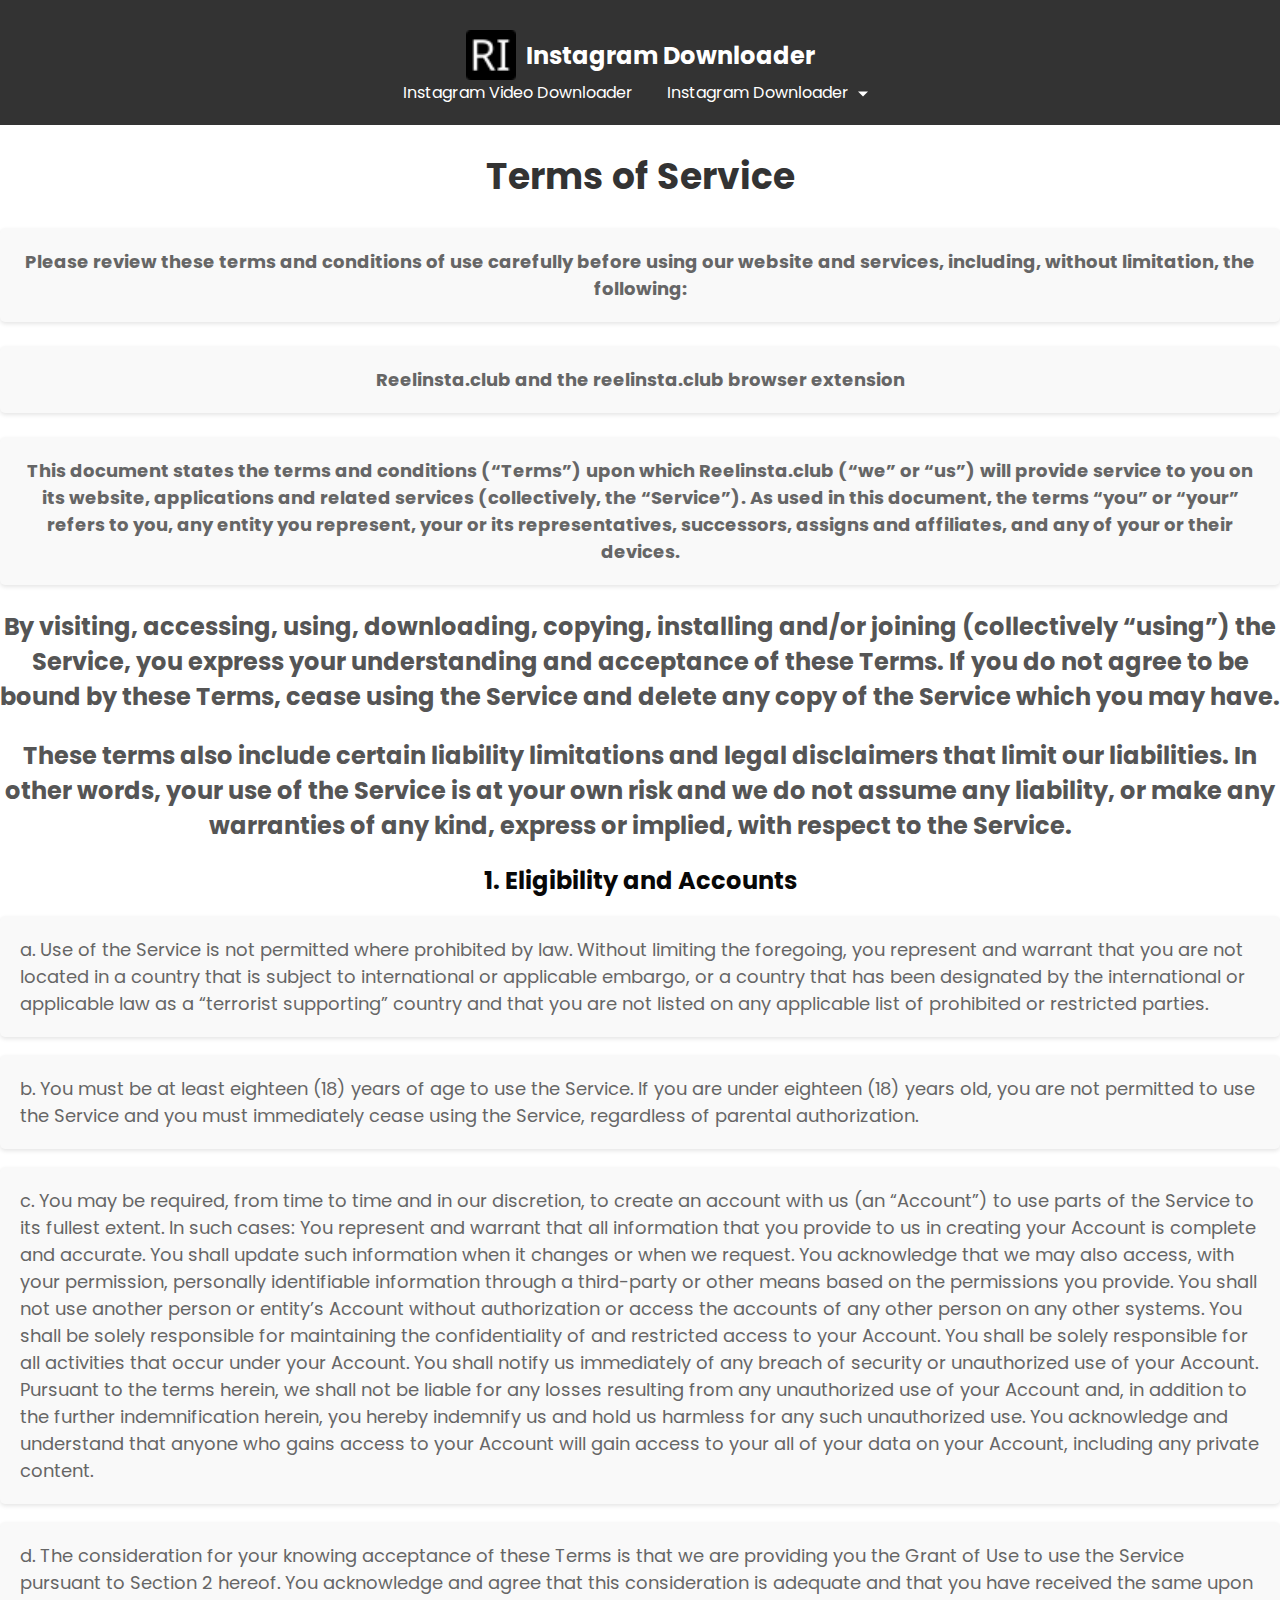
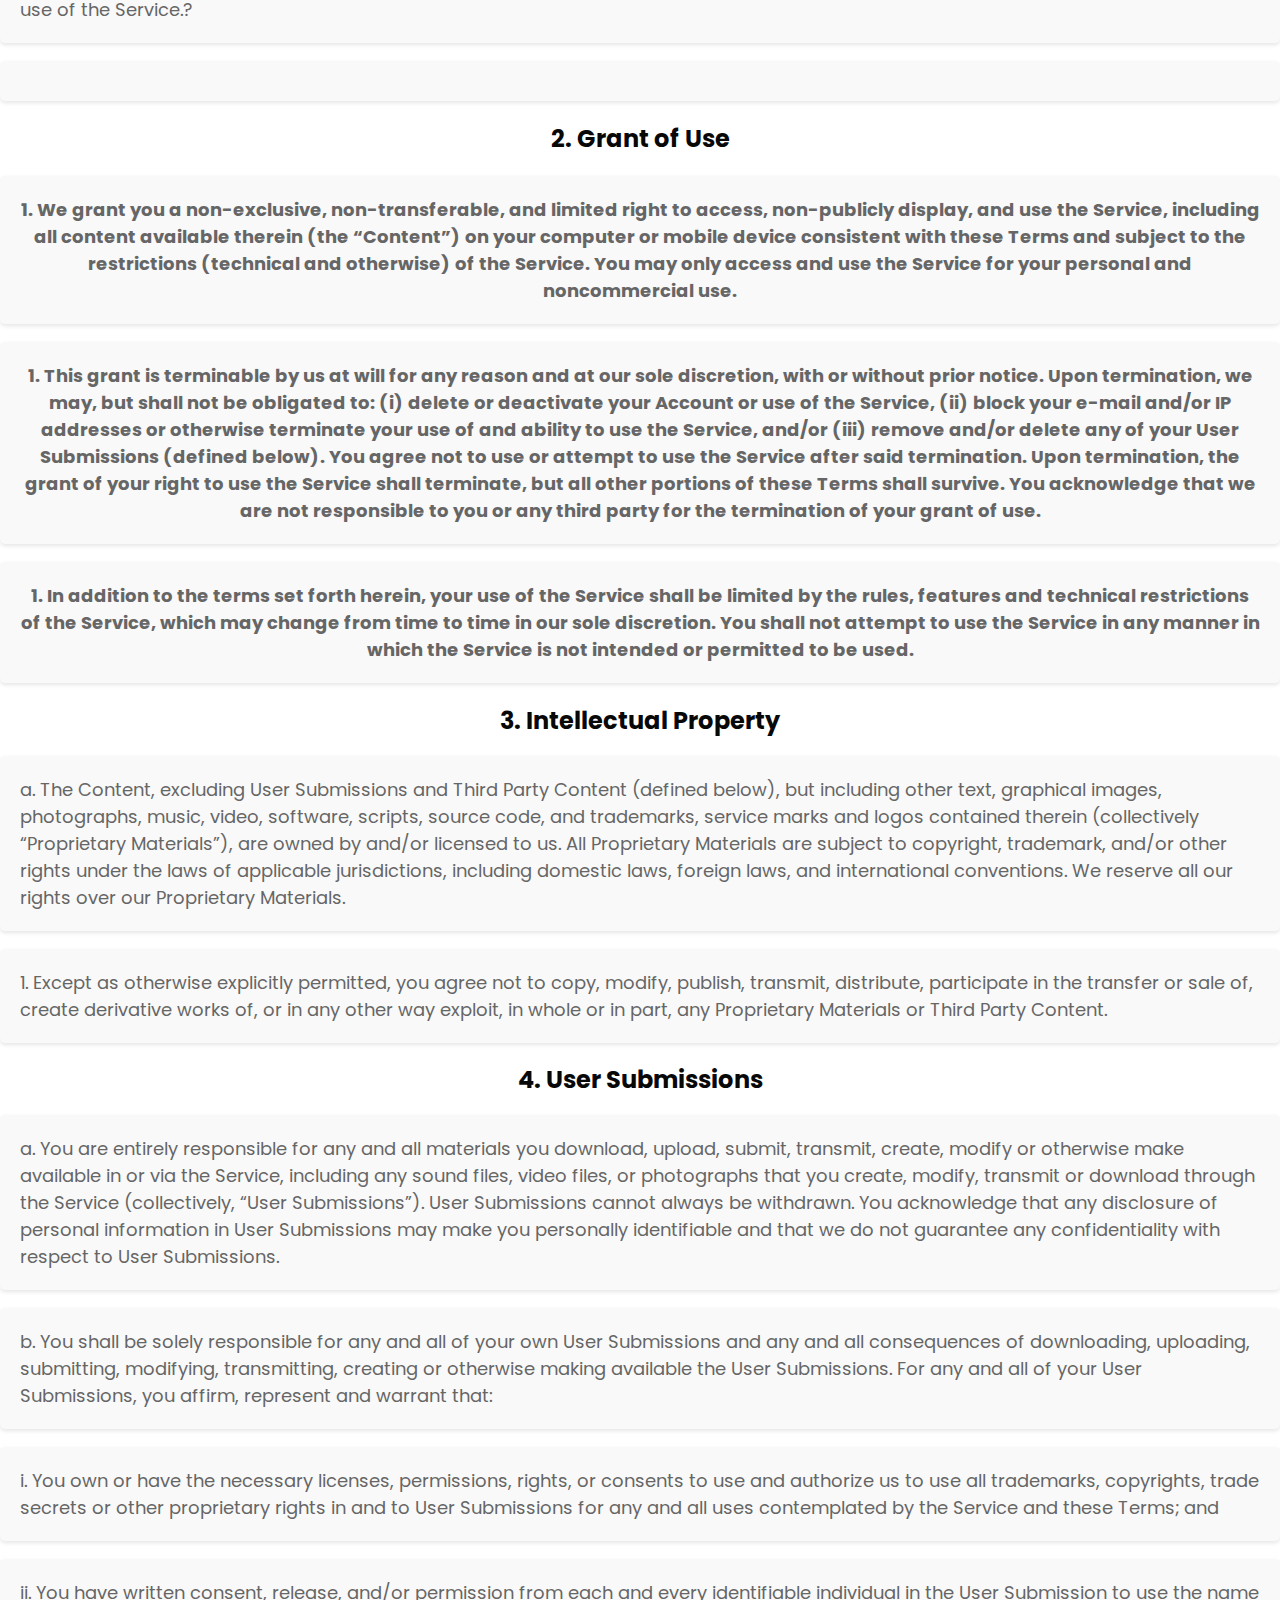
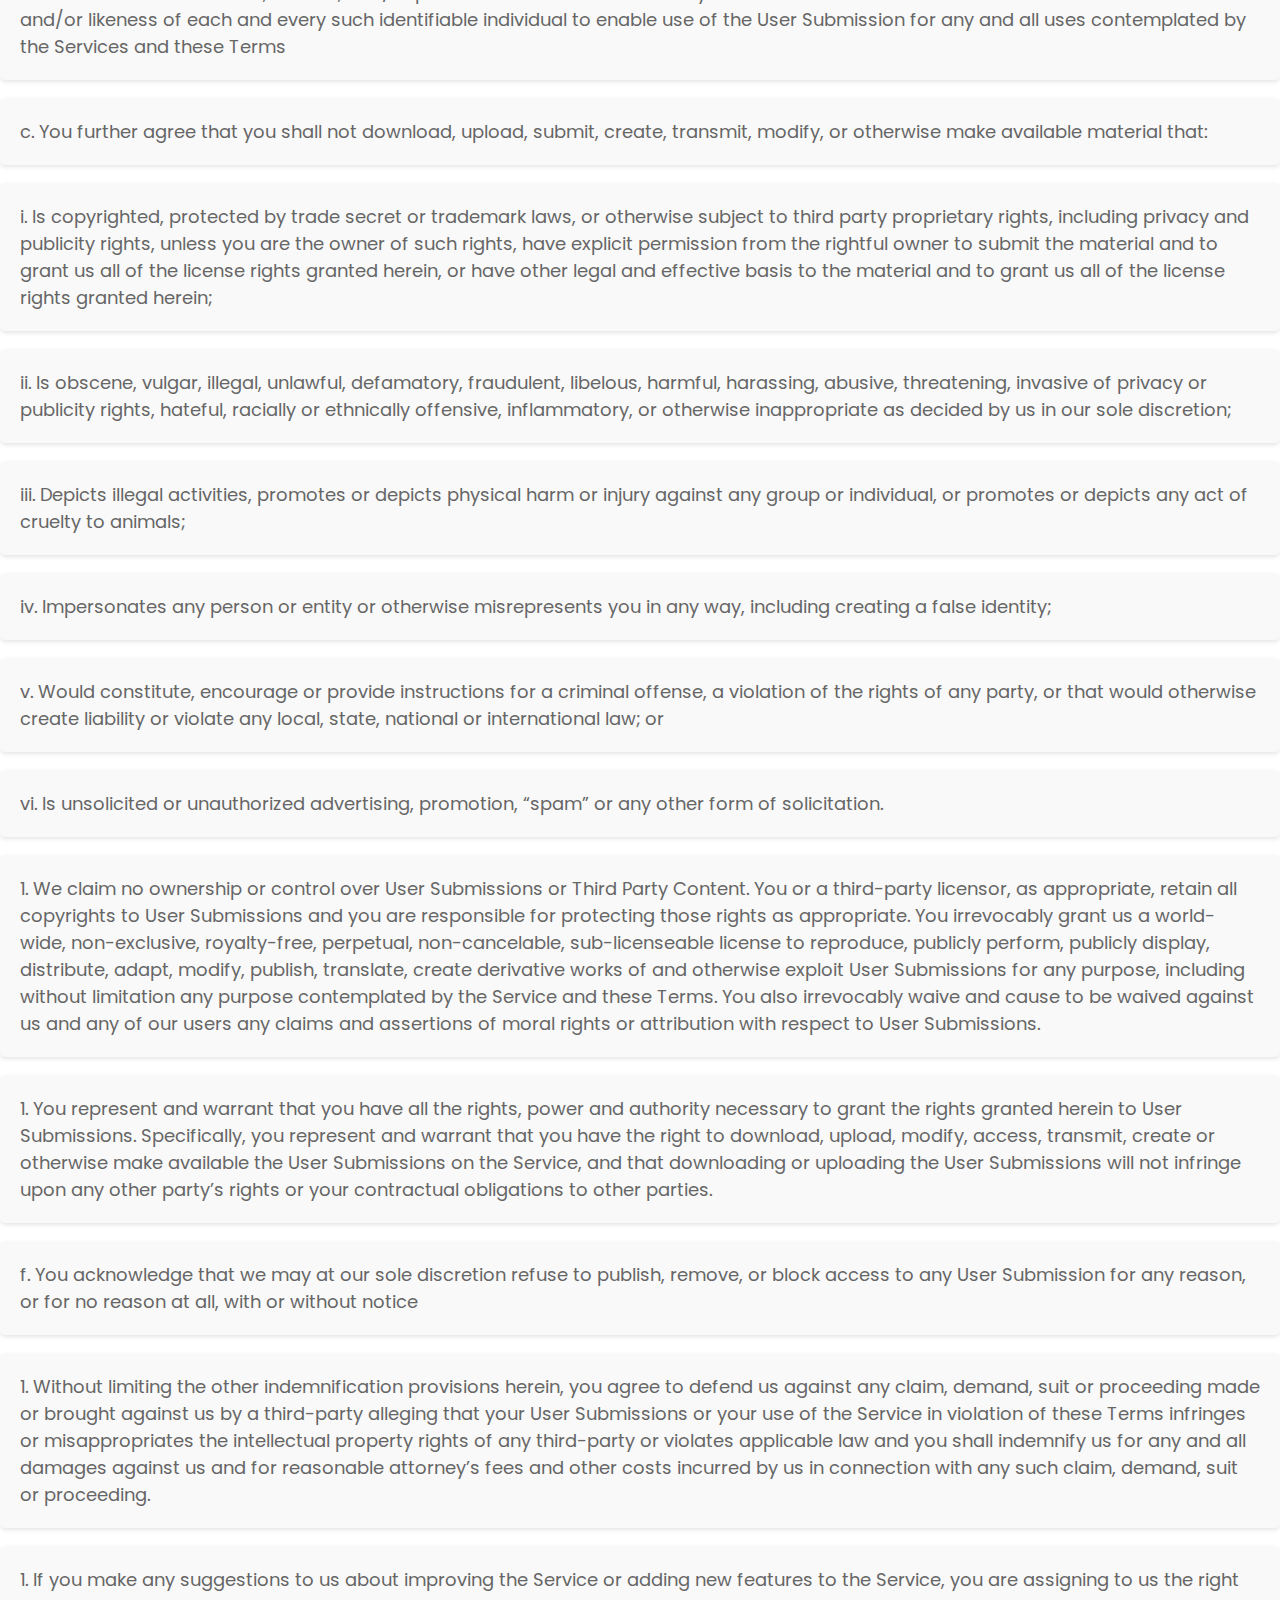
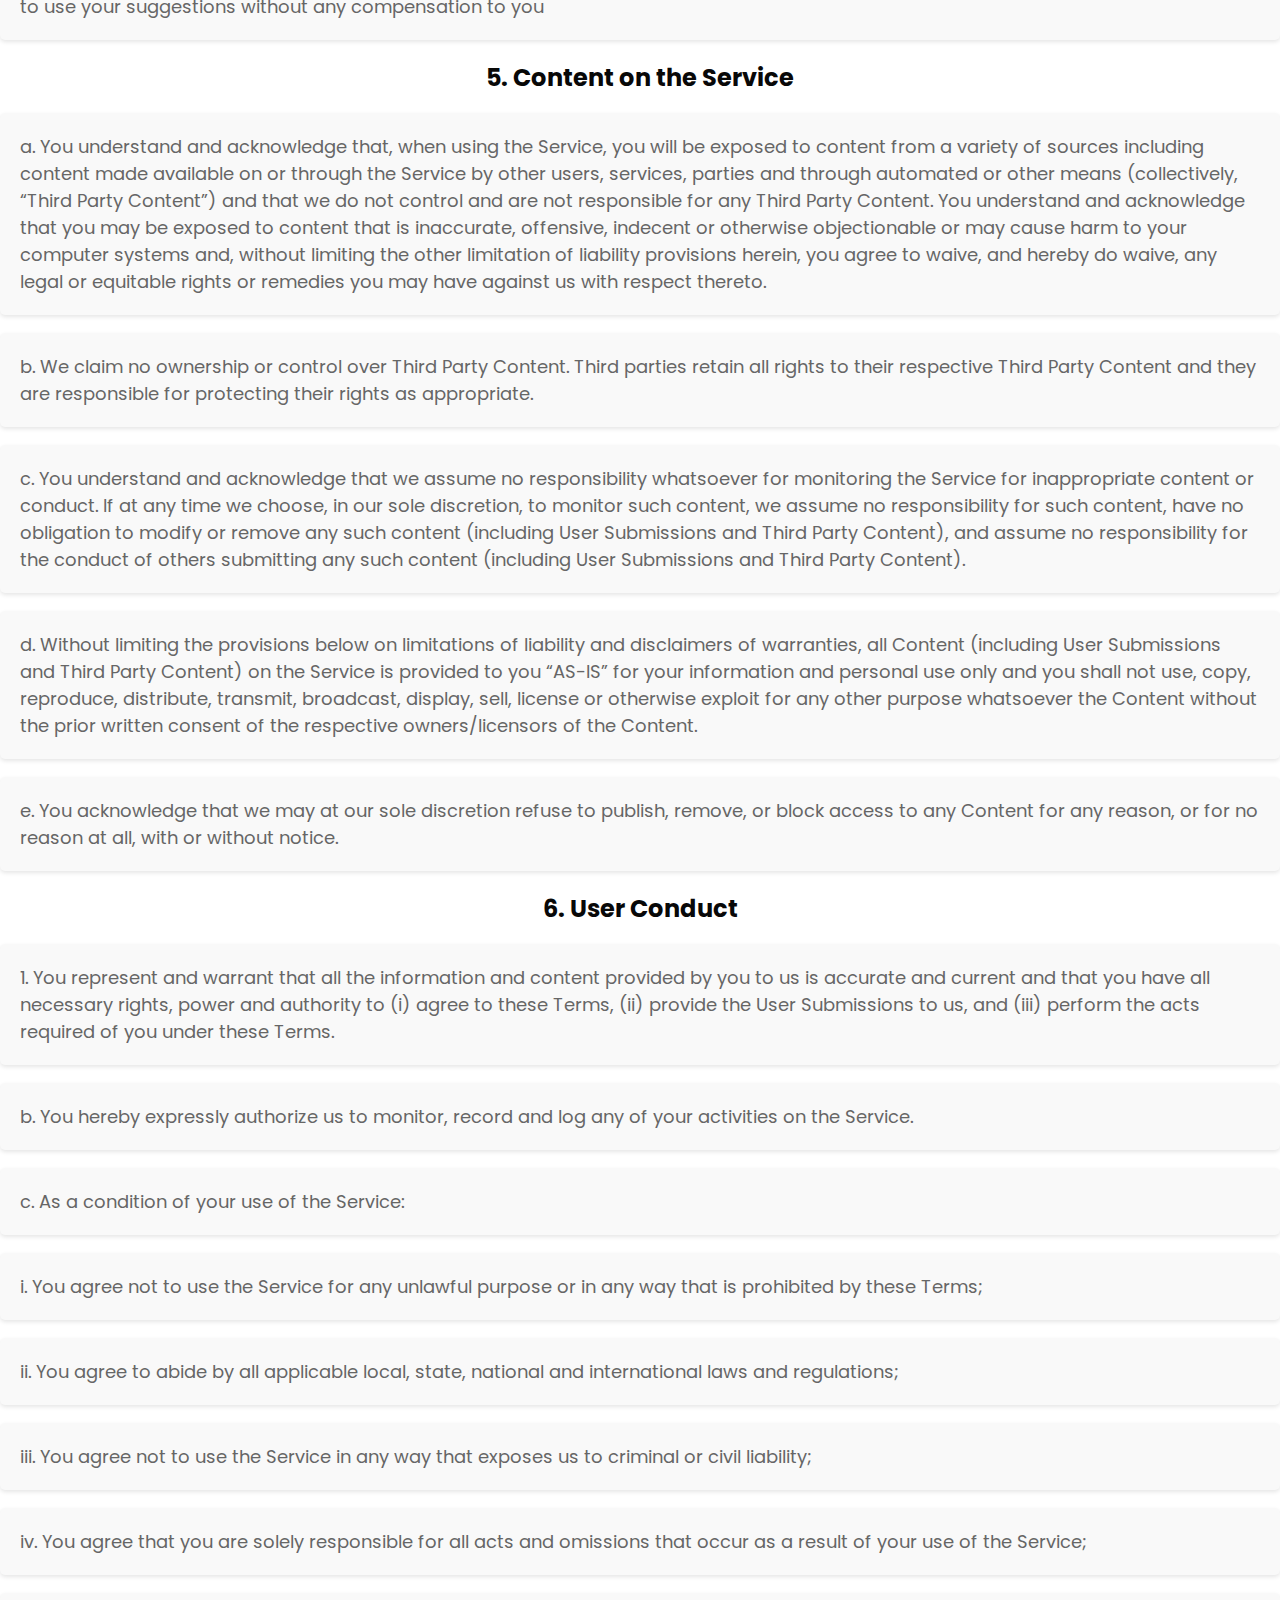
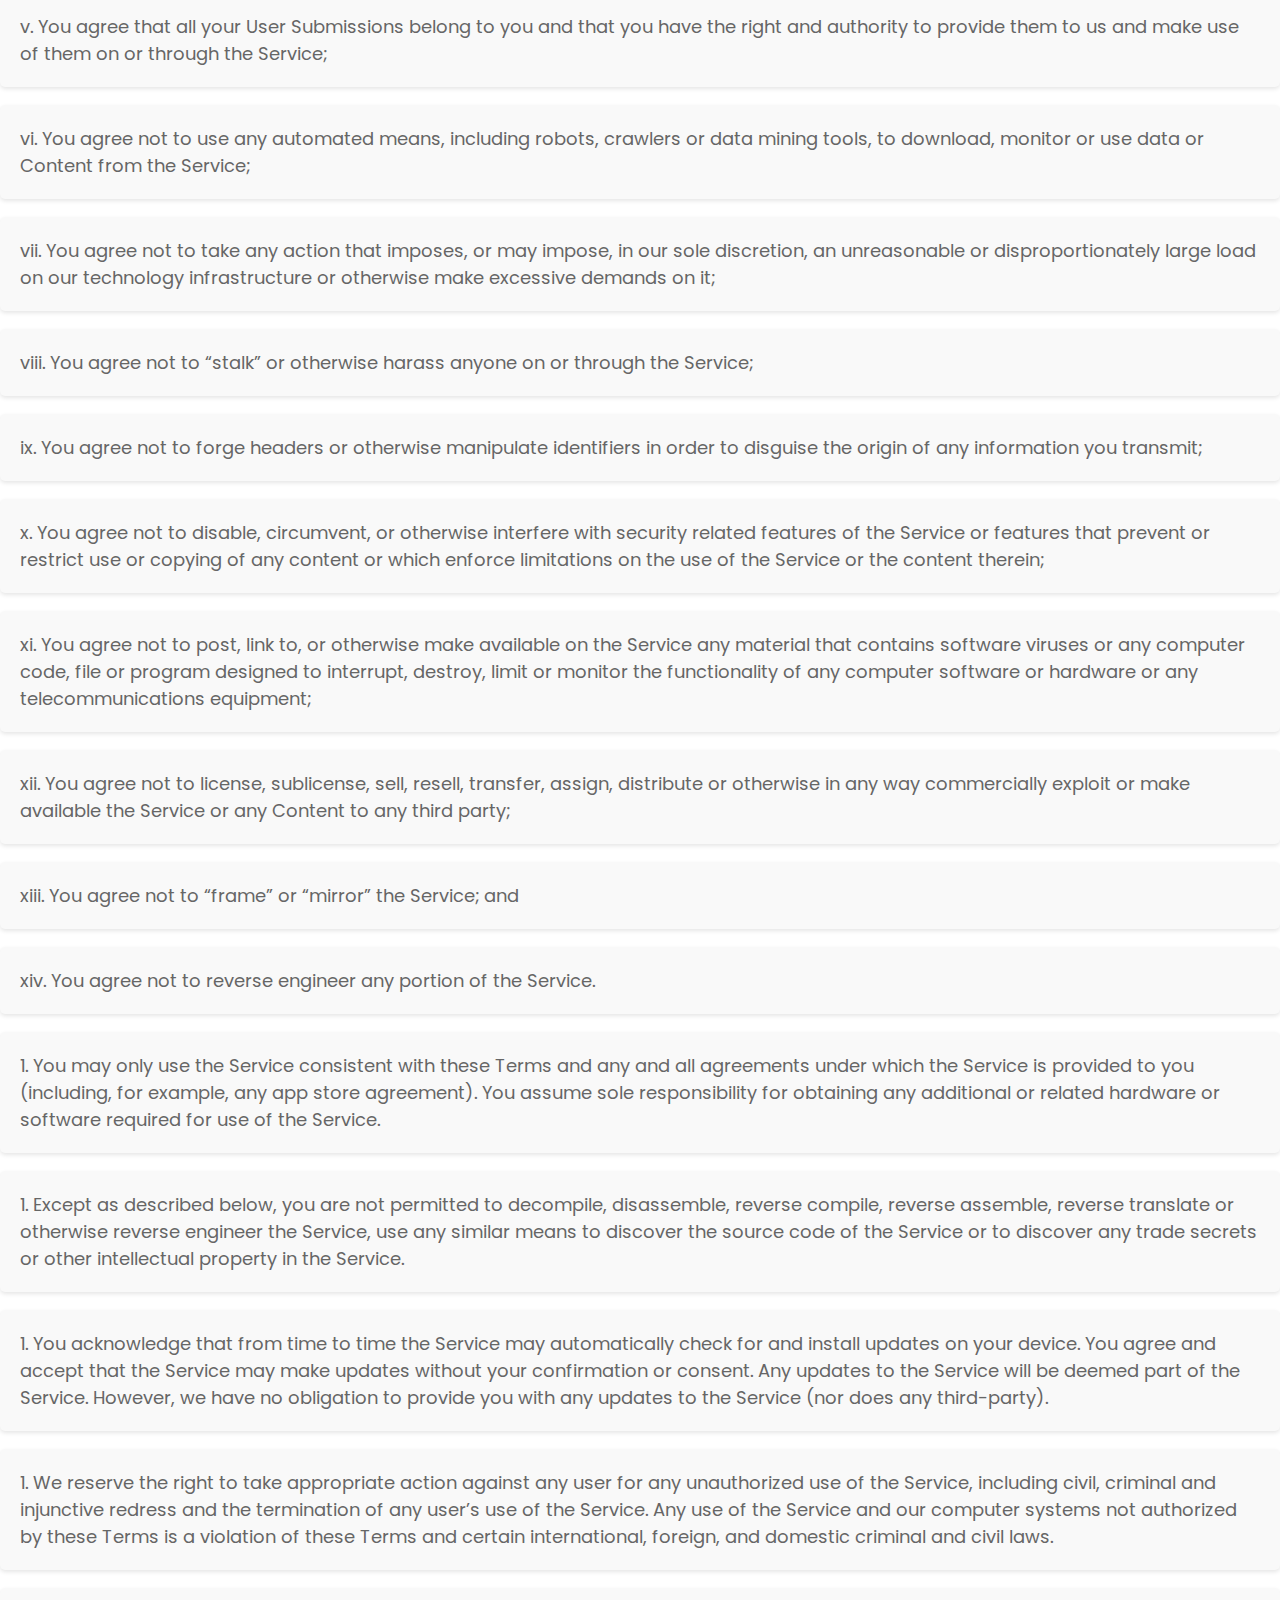
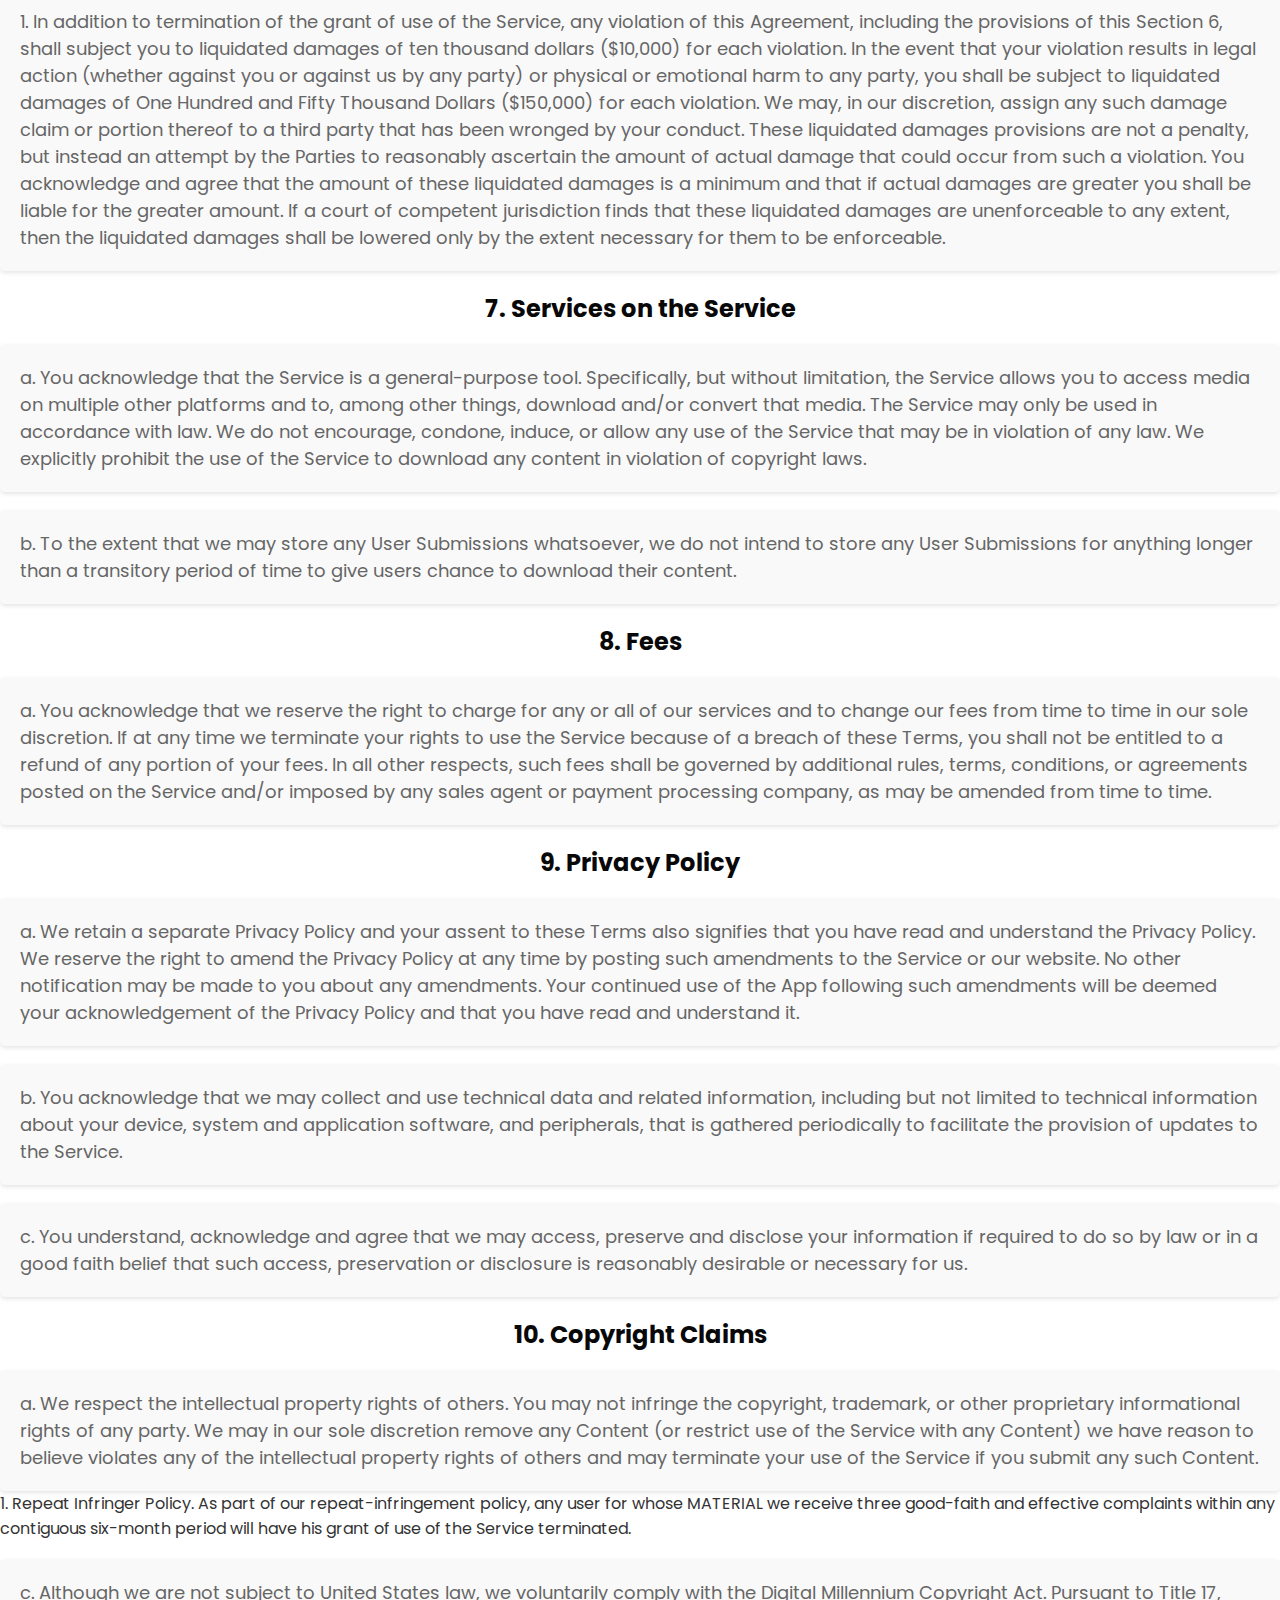
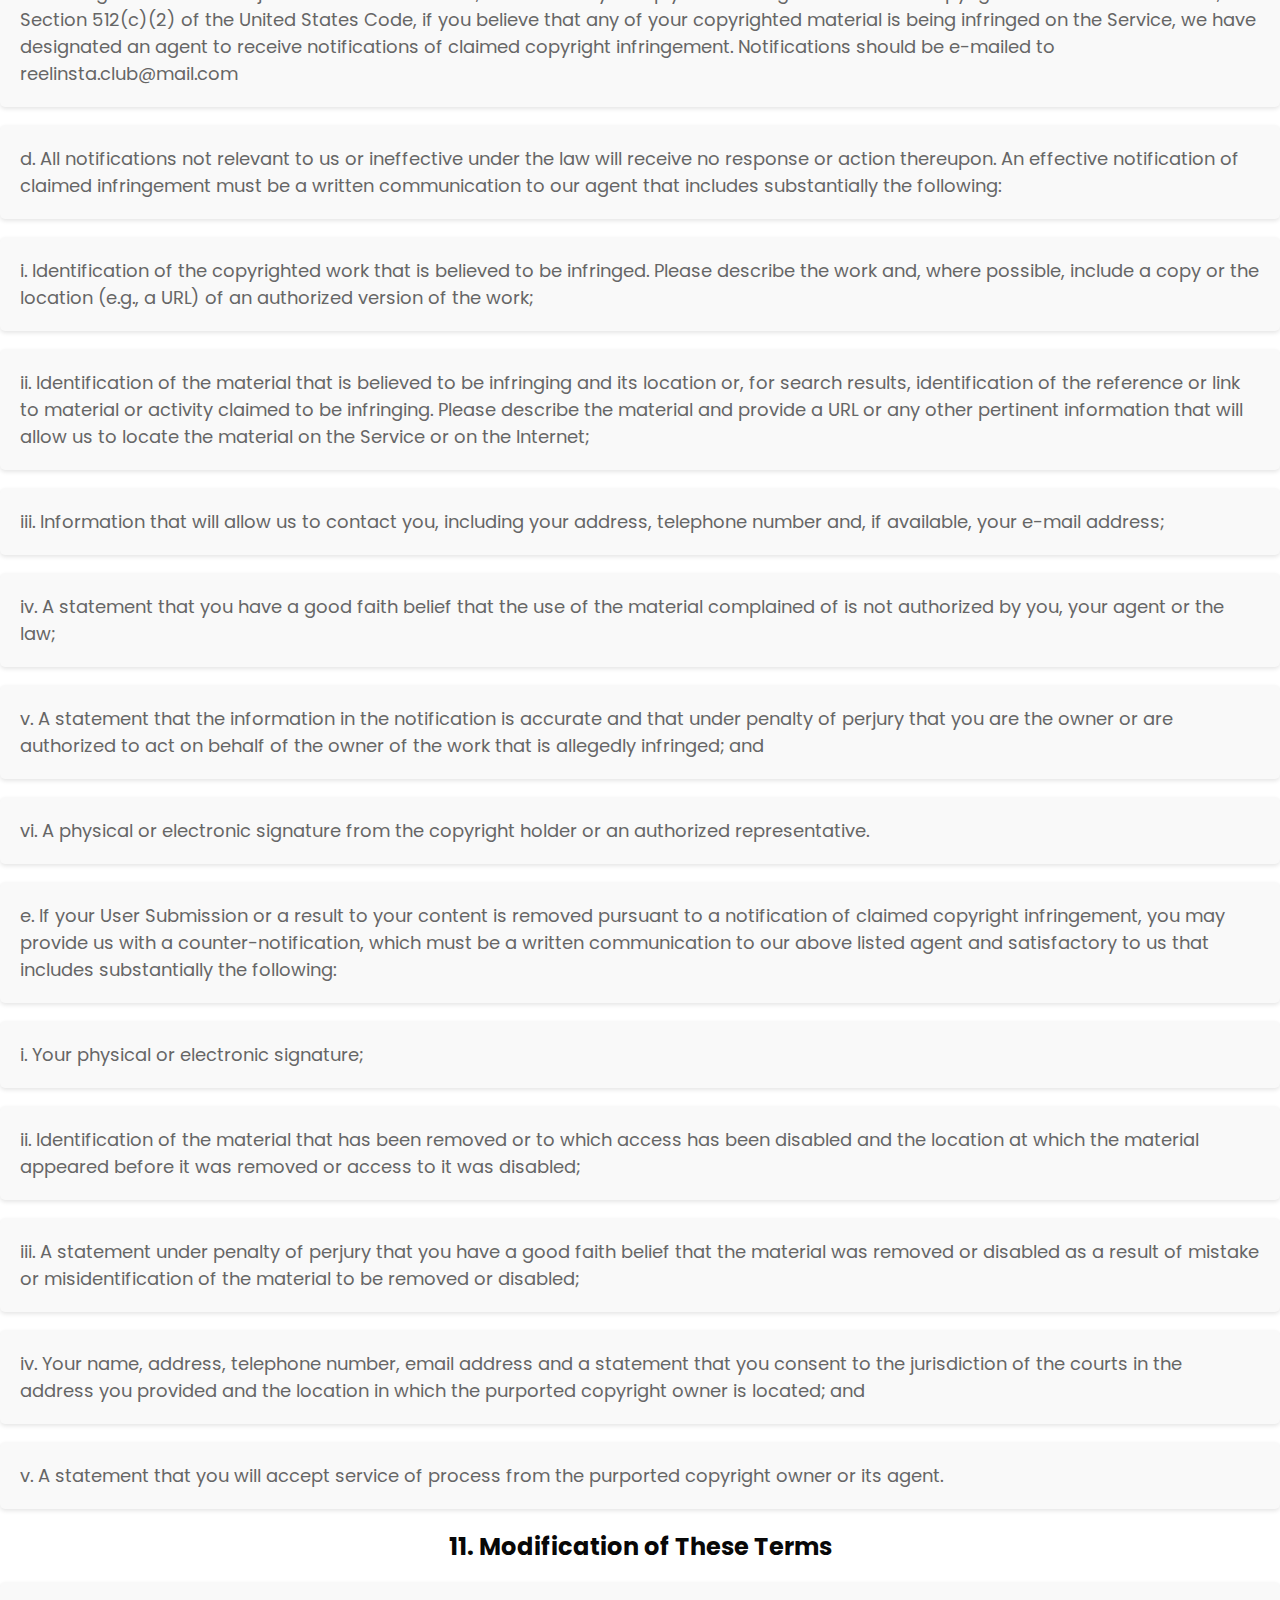
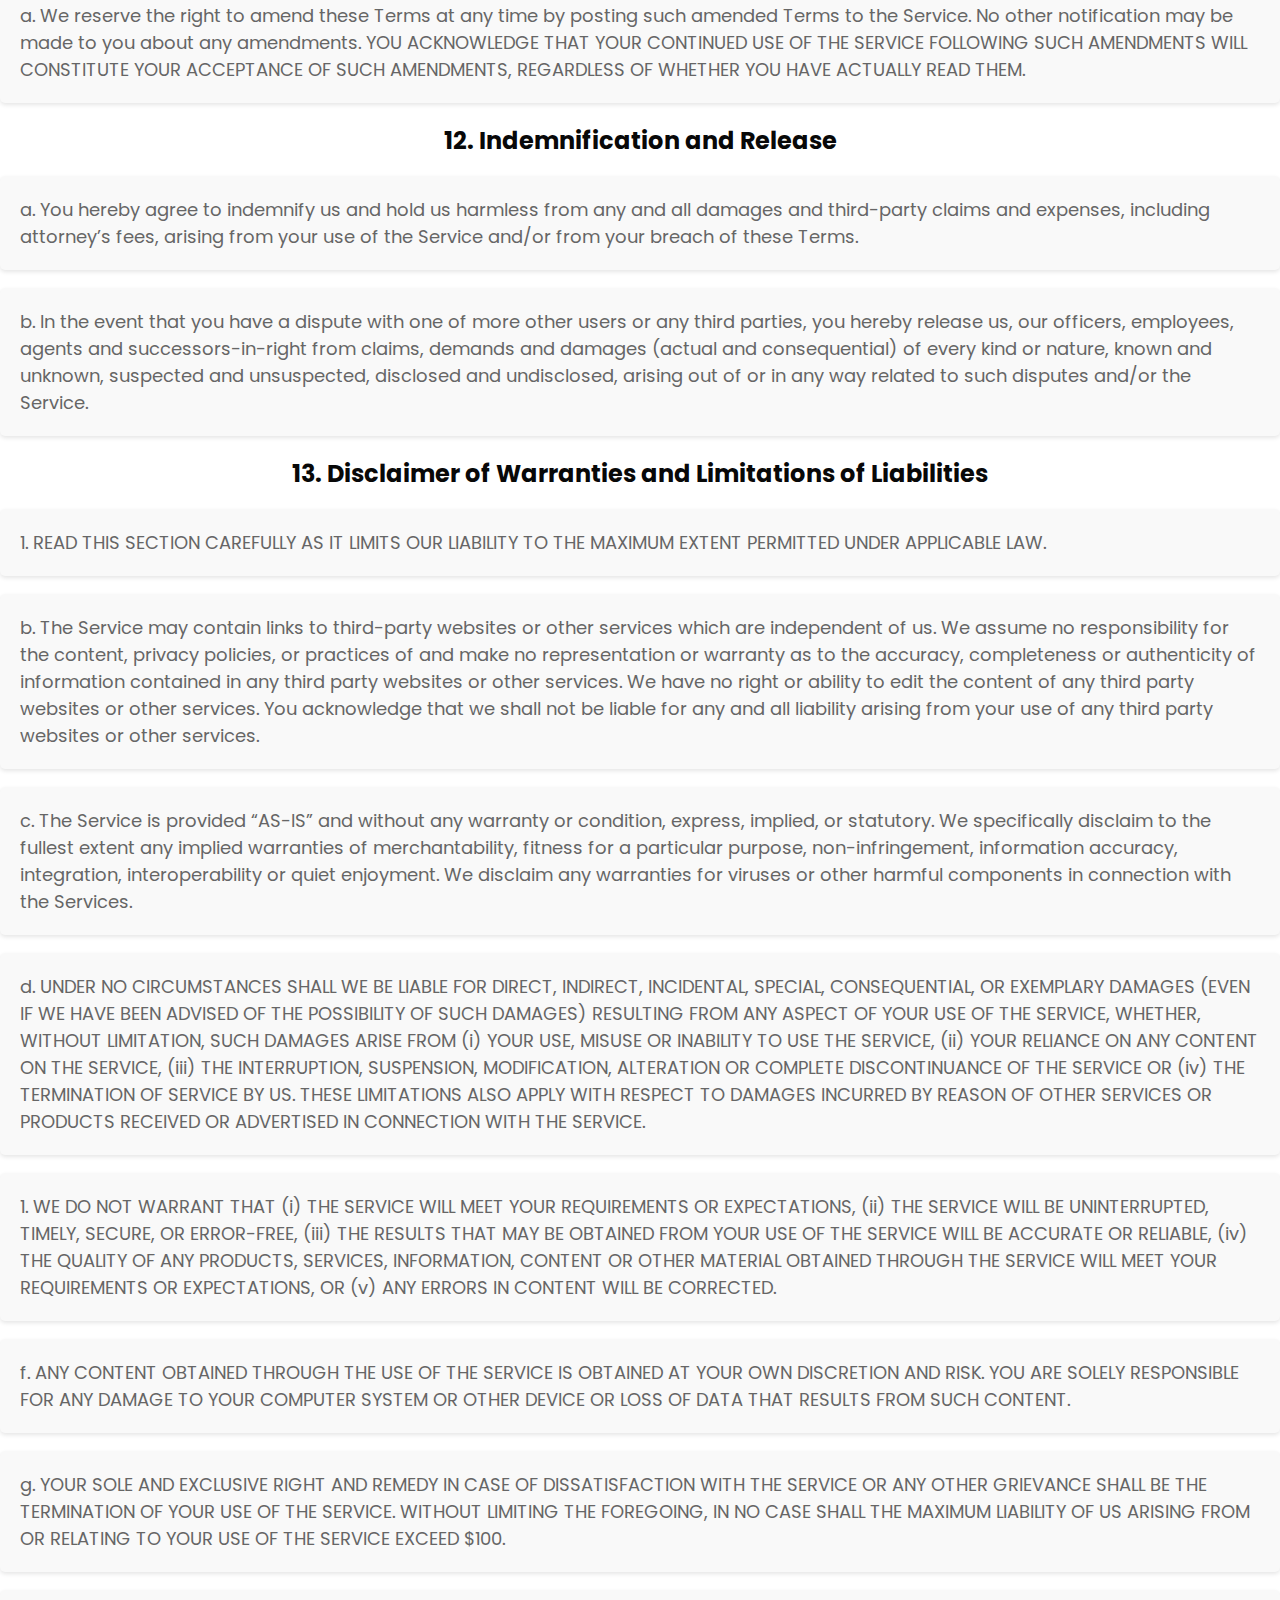
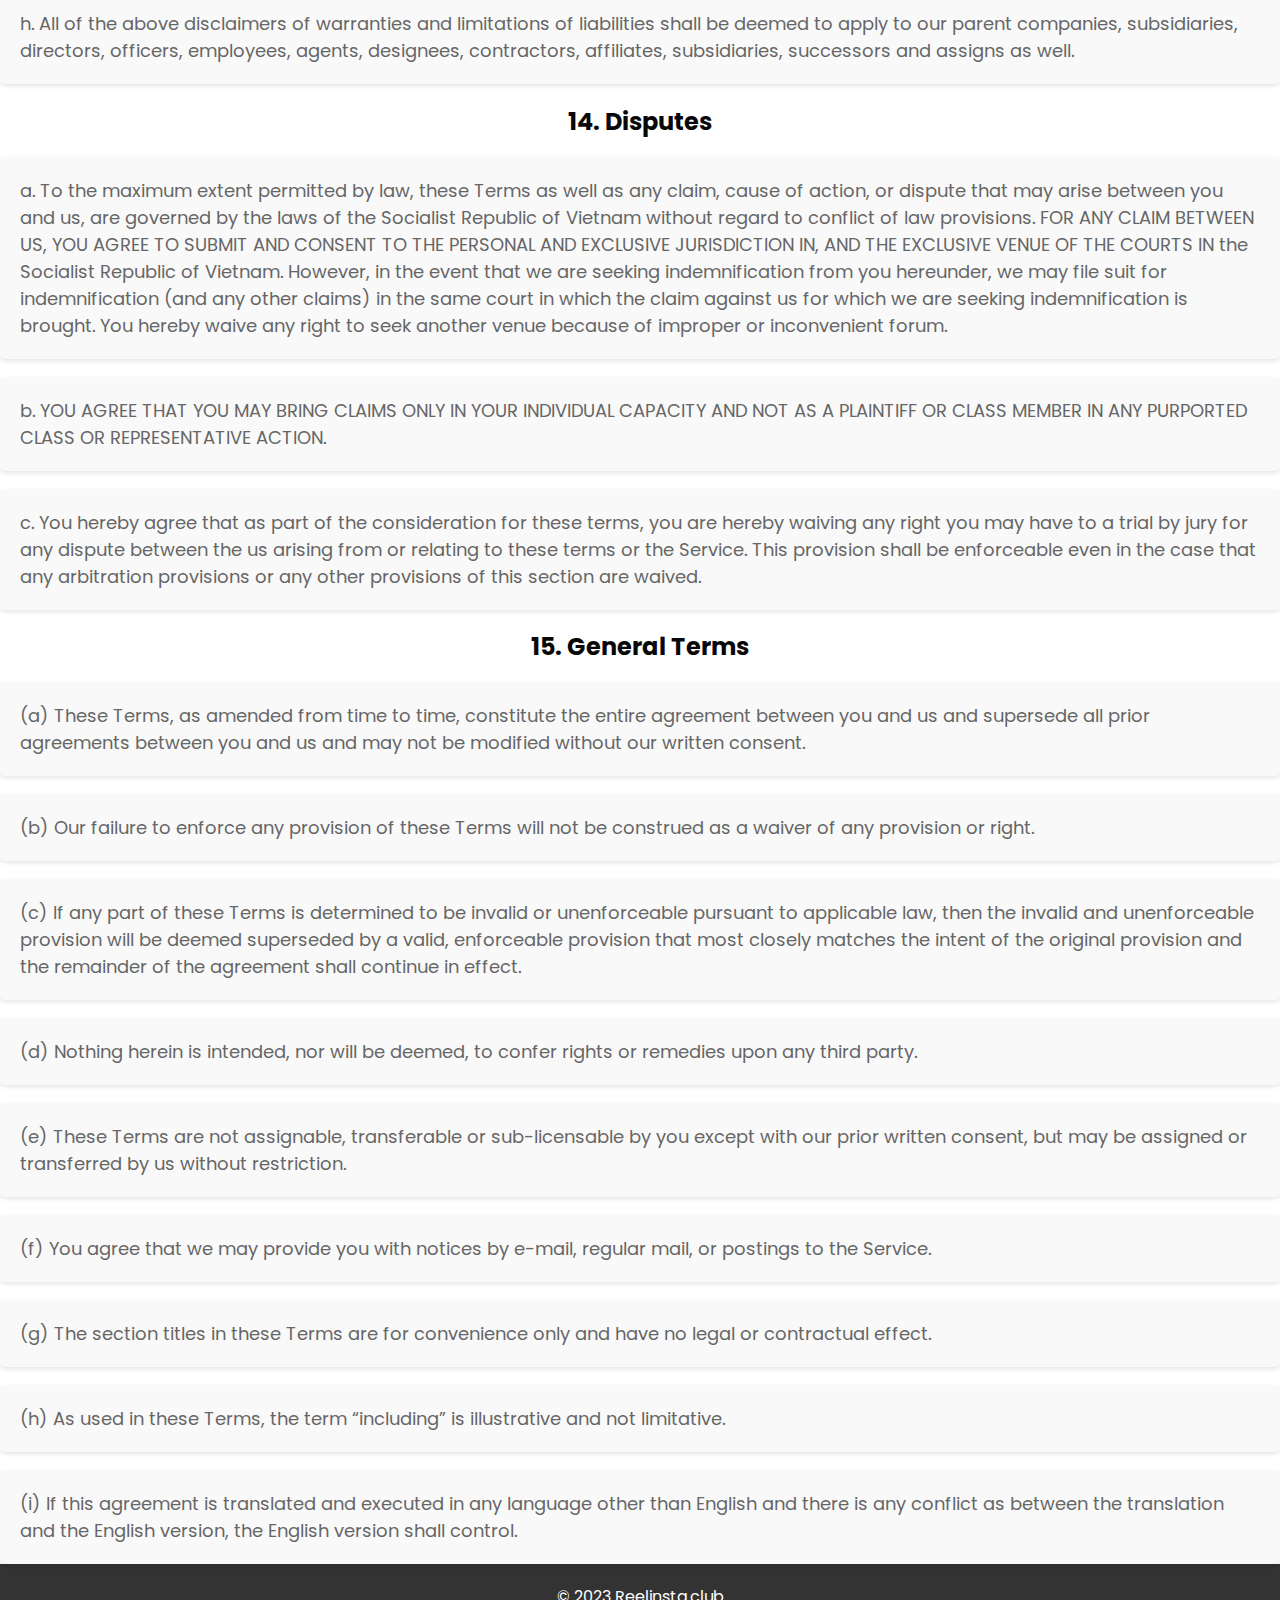
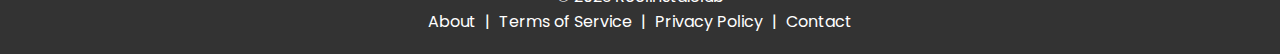
<file: Termsofservice.html>
<!DOCTYPE html>
<html>
<head>
  <!-- Google tag (gtag.js) -->
<script async src="https://www.googletagmanager.com/gtag/js?id=G-S1WCLSND9W"></script>
<script>
  window.dataLayer = window.dataLayer || [];
  function gtag(){dataLayer.push(arguments);}
  gtag('js', new Date());

  gtag('config', 'G-S1WCLSND9W');
</script>
  <meta charset="UTF-8">
  <meta name="viewport" content="width=device-width, initial-scale=1.0">
  <link rel="icon" type="image/png" href="/codeless/favicon.ico">
  <link rel="apple-touch-icon" sizes="180x180" href="codeless/apple-touch-icon.png">
<link rel="icon" type="image/png" sizes="32x32" href="codeless/favicon-32x32.png">
<link rel="icon" type="image/png" sizes="16x16" href="/codeless/favicon-16x16.png">
<link rel="icon" type="image/png" sizes="192x192" href="/codeless/android-chrome-192x192.png">
<link rel="icon" type="image/png" sizes="512x512" href="/codeless/android-chrome-512x512.png">
<link rel="manifest" href="/codeless/site.webmanifest">
  <title>Terms-of-service</title>
  <style>
    @import url('https://fonts.googleapis.com/css2?family=Poppins:wght@400;700&display=swap');

    body {
      background-color: #ffffff;
      color: #333333;
      font-family: 'Poppins', Arial, sans-serif;
      margin: 0;
    }

    .container {
      max-width: 500px;
      margin: 0 auto;
      padding: 20px;
    }

    h1 {
      text-align: center;
      margin-bottom: 10px;
      display: flex;
      align-items: center;
      justify-content: center;
    }

    .logo-img {
      width: 50px;
      height: 50px;
      margin-right: 10px;
    }

    form {
      display: flex;
      align-items: center;
    }

    input[type="text"] {
      flex: 1;
      padding: 10px;
      font-size: 16px;
    }

    button[type="submit"] {
      padding: 10px 20px;
      font-size: 16px;
      background-color: #333333;
      color: #ffffff;
      border: none;
      cursor: pointer;
    }

    header {
      background-color: #333333;
      color: #ffffff;
      padding: 20px;
      text-align: center;
      display: flex;
      flex-direction: column;
      align-items: center;
    }

    header h1 {
      margin: 0;
      margin-top: 10px;
      font-size: 24px;
    }

    nav ul {
      list-style: none;
      text-align: center;
      margin: 0;
      padding: 0;
    }

    nav ul li {
      display: inline-block;
      margin-right: 10px;
      position: relative;
    }

    nav ul li a {
      color: #ffffff;
      text-decoration: none;
      padding: 5px 10px;
      margin-bottom: 5px;
      position: relative;
    }

    nav ul li a:hover {
      background-color: #ffffff;
      color: #333333;
    }

    nav ul li ul {
      display: none;
      position: absolute;
      background-color: #333333;
      top: 100%;
      left: 0;
      width: 200px;
      padding: 0;
      z-index: 1;
    }

    nav ul li:hover > ul {
      display: block;
    }

    nav ul li ul li {
      display: block;
    }

    nav ul li ul li a {
      padding: 10px;
      color: #ffffff;
      display: block;
      opacity: 1;
    }

    nav ul li ul li a:hover {
      background-color: #555555;
    }

    /* Arrow Icon */
    .sub-menu-icon {
      display: inline-block;
      width: 10px;
      height: 10px;
      margin-left: 5px;
      vertical-align: middle;
      position: relative;
    }

    .sub-menu-icon svg {
      fill: #ffffff;
      stroke: #ffffff;
      stroke-width: 1.5;
      height: 100%;
      width: 100%;
      position: absolute;
      top: 50%;
      left: 50%;
      transform: translate(-50%, -50%);
    }

    /* Hover Button Icon */
    .hover-button-icon {
      display: inline-block;
      width: 10px;
      height: 10px;
      margin-left: 5px;
      vertical-align: middle;
      position: relative;
    }

    .hover-button-icon::before {
      content: "";
      position: absolute;
      top: 50%;
      left: 50%;
      width: 0;
      height: 0;
      border-left: 5px solid transparent;
      border-right: 5px solid transparent;
      border-top: 5px solid #ffffff;
      transform: translate(-50%, -50%);
    }
    @media only screen and (max-width: 600px) {
      .container {
        padding: 10px;
      }
      
      h1 {
        font-size: 20px;
      }
      
      input[type="text"], button[type="submit"] {
        max-width: 300px;
      }
      
      header h1 {
        font-size: 20px;
      }
      
      nav ul li a {
        padding: 3px 7px;
      }
    }
    footer {
      background-color: #333333;
      color: #ffffff;
      padding: 20px;
      text-align: center;
    }

    footer a {
      color: #ffffff;
      text-decoration: none;
      margin: 0 5px;
    }
    h2 {
      color: #333333;
      font-size: 28px;
      margin-bottom: 10px;
    }

    p {
      color: #666666;
      font-size: 16px;
      margin-bottom: 0;
    }

    .section {
      display: flex;
      align-items: center;
      justify-content: center;
      flex-direction: column;
      margin: 20px 0;
    }

    .image-container {
      text-align: center;
    }

    .image-container img {
      max-width: 100%;
      height: auto;
    }

    .content-container {
      text-align: center;
      margin-top: 20px;
    }

    .content-container h2 {
      color: #333333;
      font-size: 28px;
      margin-bottom: 10px;
    }

    .content-container p {
      color: #666666;
      font-size: 16px;
      margin-bottom: 0;
      line-height: 1.5;
      padding: 20px;
      background-color: #f9f9f9;
      border-radius: 5px;
      box-shadow: 0 2px 4px rgba(0, 0, 0, 0.1);
      position: relative;
      overflow: hidden;
    }

    .content-container p:before {
      content: "";
      position: absolute;
      top: 10px;
      left: 0;
      width: 100%;
      height: 100%;
      background-color: rgba(255, 255, 255, 0.5);
      transform: skew(-20deg);
      z-index: -1;
    }

    .content-container p:after {
      content: "";
      position: absolute;
      bottom: 10px;
      right: 0;
      width: 50%;
      height: 50%;
      background-color: rgba(255, 255, 255, 0.5);
      transform: skew(-20deg);
      z-index: -1;
    }

    h1 {
      text-align: center;
      margin-bottom: 10px;
      display: flex;
      align-items: center;
      justify-content: center;
      font-size: 36px;
      /* Increase the font size */
      color: #333333;
      /* Change the color */
    }

    p {
      color: #666666;
      font-size: 18px;
      /* Increase the font size */
      margin-bottom: 0;
      line-height: 1.5;
      padding: 20px;
      background-color: #f9f9f9;
      border-radius: 5px;
      box-shadow: 0 2px 4px rgba(0, 0, 0, 0.1);
      position: relative;
      overflow: hidden;
    }

    p:before {
      content: "";
      position: absolute;
      top: 10px;
      left: 0;
      width: 100%;
      height: 100%;
      background-color: rgba(255, 255, 255, 0.5);
      transform: skew(-20deg);
      z-index: -1;
    }

    p:after {
      content: "";
      position: absolute;
      bottom: 10px;
      right: 0;
      width: 50%;
      height: 50%;
      background-color: rgba(255, 255, 255, 0.5);
      transform: skew(-20deg);
      z-index: -1;
    }

    h3 {
      text-align: center;
      color: #555555;
      /* Update the color as per your theme */
      font-size: 24px;
      margin-bottom: 10px;
    }

    h4 {
  text-align: center;
  color: #666666;
  font-size: 18px;
  margin-bottom: 0;
  line-height: 1.5;
  padding: 20px;
  background-color: #f9f9f9;
  border-radius: 5px;
  box-shadow: 0 2px 4px rgba(0, 0, 0, 0.1);
  position: relative;
  overflow: hidden;
}

h4:before {
  content: "";
  position: absolute;
  top: 10px;
  left: 0;
  width: 100%;
  height: 100%;
  background-color: rgba(255, 255, 255, 0.5);
  transform: skew(-20deg);
  z-index: -1;
}

h4:after {
  content: "";
  position: absolute;
  bottom: 10px;
  right: 0;
  width: 50%;
  height: 50%;
  background-color: rgba(255, 255, 255, 0.5);
  transform: skew(-20deg);
  z-index: -1;
}



    strong {
      display: block;
      font-weight: bold;
      color: #FF0000;
      text-align: center;
      /* Update the color as per your theme */
    }
    h2 {
      text-align: center;
      color: #080808;
      /* Update the color as per your theme */
      font-size: 24px;
      margin-bottom: 10px;
    }
  </style>
</head>
<body>
  <header>
    <h1>
      <img class="logo-img" src="/codeless/favicon-32x32.png" alt="Logo">
      <a href="/index.html" style="color: #ffffff; text-decoration: none;">Instagram Downloader</a>
    </h1>
    <nav>
      <ul>
        <li><a href="#">Instagram Video Downloader</a></li>
        
        <li>
          <a href="#">
            Instagram Downloader
            <span class="hover-button-icon"></span>
          </a>
          <ul>
            <li><a href="/instaphotodownloader.html">Instagram Photo Downloader</a></li>
            <li><a href="/reelsdownloader.html">Reels Downloader</a></li>
            <li><a href="/Storydownloader.html">Story Downloader</a></li>
            <li><a href="/igtvdownloader.html">IGTV Downloader</a></li>
          </ul>
        </li>
      </ul>
    </nav>
  </header>
  <h1>Terms of Service</h1>
  <h4>Please review these terms and conditions of use carefully before using our website and services, including, without limitation, the following:</h4>
 <h4>Reelinsta.club and the reelinsta.club browser extension</h4>
 <h4>This document states the terms and conditions (“Terms”) upon which Reelinsta.club (“we” or “us”) will provide service to you on its website, applications and related services (collectively, the “Service”). As used in this document, the terms “you” or “your” refers to you, any entity you represent, your or its representatives, successors, assigns and affiliates, and any of your or their devices.</h4>
 <h3>By visiting, accessing, using, downloading, copying, installing and/or joining (collectively “using”) the Service, you express your understanding and acceptance of these Terms. If you do not agree to be bound by these Terms, cease using the Service and delete any copy of the Service which you may have.</h3>
 <h3>These terms also include certain liability limitations and legal disclaimers that limit our liabilities. In other words, your use of the Service is at your own risk and we do not assume any liability, or make any warranties of any kind, express or implied, with respect to the Service.</h3>
 <h2>1. Eligibility and Accounts</h2>
 <p>a. Use of the Service is not permitted where prohibited by law. Without limiting the foregoing, you represent and warrant that you are not located in a country that is subject to international or applicable embargo, or a country that has been designated by the international or applicable law as a “terrorist supporting” country and that you are not listed on any applicable list of prohibited or restricted parties.</p>
 <p>b. You must be at least eighteen (18) years of age to use the Service. If you are under eighteen (18) years old, you are not permitted to use the Service and you must immediately cease using the Service, regardless of parental authorization.</p>
 <p>c. You may be required, from time to time and in our discretion, to create an account with us (an “Account”) to use parts of the Service to its fullest extent. In such cases: You represent and warrant that all information that you provide to us in creating your Account is complete and accurate. You shall update such information when it changes or when we request. You acknowledge that we may also access, with your permission, personally identifiable information through a third-party or other means based on the permissions you provide. You shall not use another person or entity’s Account without authorization or access the accounts of any other person on any other systems. You shall be solely responsible for maintaining the confidentiality of and restricted access to your Account. You shall be solely responsible for all activities that occur under your Account. You shall notify us immediately of any breach of security or unauthorized use of your Account. Pursuant to the terms herein, we shall not be liable for any losses resulting from any unauthorized use of your Account and, in addition to the further indemnification herein, you hereby indemnify us and hold us harmless for any such unauthorized use. You acknowledge and understand that anyone who gains access to your Account will gain access to your all of your data on your Account, including any private content.</p>
 <p>d. The consideration for your knowing acceptance of these Terms is that we are providing you the Grant of Use to use the Service pursuant to Section 2 hereof. You acknowledge and agree that this consideration is adequate and that you have received the same upon use of the Service.?<p>
 <h2>2. Grant of Use<h2>
   <p>1. We grant you a non-exclusive, non-transferable, and limited right to access, non-publicly display, and use the Service, including all content available therein (the “Content”) on your computer or mobile device consistent with these Terms and subject to the restrictions (technical and otherwise) of the Service. You may only access and use the Service for your personal and noncommercial use.</p>
   <p>1. This grant is terminable by us at will for any reason and at our sole discretion, with or without prior notice. Upon termination, we may, but shall not be obligated to: (i) delete or deactivate your Account or use of the Service, (ii) block your e-mail and/or IP addresses or otherwise terminate your use of and ability to use the Service, and/or (iii) remove and/or delete any of your User Submissions (defined below). You agree not to use or attempt to use the Service after said termination. Upon termination, the grant of your right to use the Service shall terminate, but all other portions of these Terms shall survive. You acknowledge that we are not responsible to you or any third party for the termination of your grant of use.</p>
 <p>1. In addition to the terms set forth herein, your use of the Service shall be limited by the rules, features and technical restrictions of the Service, which may change from time to time in our sole discretion. You shall not attempt to use the Service in any manner in which the Service is not intended or permitted to be used. </p> 
   <h2>3. Intellectual Property</h2>
   <p>a. The Content, excluding User Submissions and Third Party Content (defined below), but including other text, graphical images, photographs, music, video, software, scripts, source code, and trademarks, service marks and logos contained therein (collectively “Proprietary Materials”), are owned by and/or licensed to us. All Proprietary Materials are subject to copyright, trademark, and/or other rights under the laws of applicable jurisdictions, including domestic laws, foreign laws, and international conventions. We reserve all our rights over our Proprietary Materials.</p>
   <p>1. Except as otherwise explicitly permitted, you agree not to copy, modify, publish, transmit, distribute, participate in the transfer or sale of, create derivative works of, or in any other way exploit, in whole or in part, any Proprietary Materials or Third Party Content.</p>
   <h2>4. User Submissions</h2>
   <p>a. You are entirely responsible for any and all materials you download, upload, submit, transmit, create, modify or otherwise make available in or via the Service, including any sound files, video files, or photographs that you create, modify, transmit or download through the Service (collectively, “User Submissions”). User Submissions cannot always be withdrawn. You acknowledge that any disclosure of personal information in User Submissions may make you personally identifiable and that we do not guarantee any confidentiality with respect to User Submissions.</p>
   <p>b. You shall be solely responsible for any and all of your own User Submissions and any and all consequences of downloading, uploading, submitting, modifying, transmitting, creating or otherwise making available the User Submissions. For any and all of your User Submissions, you affirm, represent and warrant that:</p>
   <p>i. You own or have the necessary licenses, permissions, rights, or consents to use and authorize us to use all trademarks, copyrights, trade secrets or other proprietary rights in and to User Submissions for any and all uses contemplated by the Service and these Terms; and</p>
   <p>ii. You have written consent, release, and/or permission from each and every identifiable individual in the User Submission to use the name and/or likeness of each and every such identifiable individual to enable use of the User Submission for any and all uses contemplated by the Services and these Terms</p>
   <p>c. You further agree that you shall not download, upload, submit, create, transmit, modify, or otherwise make available material that:</p>
   <p>i. Is copyrighted, protected by trade secret or trademark laws, or otherwise subject to third party proprietary rights, including privacy and publicity rights, unless you are the owner of such rights, have explicit permission from the rightful owner to submit the material and to grant us all of the license rights granted herein, or have other legal and effective basis to the material and to grant us all of the license rights granted herein;</p>
   <p>ii. Is obscene, vulgar, illegal, unlawful, defamatory, fraudulent, libelous, harmful, harassing, abusive, threatening, invasive of privacy or publicity rights, hateful, racially or ethnically offensive, inflammatory, or otherwise inappropriate as decided by us in our sole discretion;</p>
   <p>iii. Depicts illegal activities, promotes or depicts physical harm or injury against any group or individual, or promotes or depicts any act of cruelty to animals;</p>
   <p>iv. Impersonates any person or entity or otherwise misrepresents you in any way, including creating a false identity;</p>
   <p>v. Would constitute, encourage or provide instructions for a criminal offense, a violation of the rights of any party, or that would otherwise create liability or violate any local, state, national or international law; or</p>
   <p>vi. Is unsolicited or unauthorized advertising, promotion, “spam” or any other form of solicitation.</p>
   <p>1. We claim no ownership or control over User Submissions or Third Party Content. You or a third-party licensor, as appropriate, retain all copyrights to User Submissions and you are responsible for protecting those rights as appropriate. You irrevocably grant us a world-wide, non-exclusive, royalty-free, perpetual, non-cancelable, sub-licenseable license to reproduce, publicly perform, publicly display, distribute, adapt, modify, publish, translate, create derivative works of and otherwise exploit User Submissions for any purpose, including without limitation any purpose contemplated by the Service and these Terms. You also irrevocably waive and cause to be waived against us and any of our users any claims and assertions of moral rights or attribution with respect to User Submissions.</p>
   <p>1. You represent and warrant that you have all the rights, power and authority necessary to grant the rights granted herein to User Submissions. Specifically, you represent and warrant that you have the right to download, upload, modify, access, transmit, create or otherwise make available the User Submissions on the Service, and that downloading or uploading the User Submissions will not infringe upon any other party’s rights or your contractual obligations to other parties.</p>
   <p>f. You acknowledge that we may at our sole discretion refuse to publish, remove, or block access to any User Submission for any reason, or for no reason at all, with or without notice</p>
   <p>1. Without limiting the other indemnification provisions herein, you agree to defend us against any claim, demand, suit or proceeding made or brought against us by a third-party alleging that your User Submissions or your use of the Service in violation of these Terms infringes or misappropriates the intellectual property rights of any third-party or violates applicable law and you shall indemnify us for any and all damages against us and for reasonable attorney’s fees and other costs incurred by us in connection with any such claim, demand, suit or proceeding.</p>
   <p>1. If you make any suggestions to us about improving the Service or adding new features to the Service, you are assigning to us the right to use your suggestions without any compensation to you</p>
   <h2>5. Content on the Service</h2>
   <p>a. You understand and acknowledge that, when using the Service, you will be exposed to content from a variety of sources including content made available on or through the Service by other users, services, parties and through automated or other means (collectively, “Third Party Content”) and that we do not control and are not responsible for any Third Party Content. You understand and acknowledge that you may be exposed to content that is inaccurate, offensive, indecent or otherwise objectionable or may cause harm to your computer systems and, without limiting the other limitation of liability provisions herein, you agree to waive, and hereby do waive, any legal or equitable rights or remedies you may have against us with respect thereto.</p>
   <p>b. We claim no ownership or control over Third Party Content. Third parties retain all rights to their respective Third Party Content and they are responsible for protecting their rights as appropriate.</p>
   <p>c. You understand and acknowledge that we assume no responsibility whatsoever for monitoring the Service for inappropriate content or conduct. If at any time we choose, in our sole discretion, to monitor such content, we assume no responsibility for such content, have no obligation to modify or remove any such content (including User Submissions and Third Party Content), and assume no responsibility for the conduct of others submitting any such content (including User Submissions and Third Party Content).</p>
   <p>d. Without limiting the provisions below on limitations of liability and disclaimers of warranties, all Content (including User Submissions and Third Party Content) on the Service is provided to you “AS-IS” for your information and personal use only and you shall not use, copy, reproduce, distribute, transmit, broadcast, display, sell, license or otherwise exploit for any other purpose whatsoever the Content without the prior written consent of the respective owners/licensors of the Content.</p>
   <p>e. You acknowledge that we may at our sole discretion refuse to publish, remove, or block access to any Content for any reason, or for no reason at all, with or without notice.</p>
   <h2>6. User Conduct</h2>
   <p>1. You represent and warrant that all the information and content provided by you to us is accurate and current and that you have all necessary rights, power and authority to (i) agree to these Terms, (ii) provide the User Submissions to us, and (iii) perform the acts required of you under these Terms.</p>
   <p>b. You hereby expressly authorize us to monitor, record and log any of your activities on the Service.</p>
   <p>c. As a condition of your use of the Service:</p>
   <p>i. You agree not to use the Service for any unlawful purpose or in any way that is prohibited by these Terms;</p>
   <p>ii. You agree to abide by all applicable local, state, national and international laws and regulations;</p>
   <p>iii. You agree not to use the Service in any way that exposes us to criminal or civil liability;</p>
   <p>iv. You agree that you are solely responsible for all acts and omissions that occur as a result of your use of the Service;</p>
   <p>v. You agree that all your User Submissions belong to you and that you have the right and authority to provide them to us and make use of them on or through the Service;</p>
   <p>vi. You agree not to use any automated means, including robots, crawlers or data mining tools, to download, monitor or use data or Content from the Service;</p>
   <p>vii. You agree not to take any action that imposes, or may impose, in our sole discretion, an unreasonable or disproportionately large load on our technology infrastructure or otherwise make excessive demands on it;</p>
   <p>viii. You agree not to “stalk” or otherwise harass anyone on or through the Service;</p>
   <p>ix. You agree not to forge headers or otherwise manipulate identifiers in order to disguise the origin of any information you transmit;</p>
   <p>x. You agree not to disable, circumvent, or otherwise interfere with security related features of the Service or features that prevent or restrict use or copying of any content or which enforce limitations on the use of the Service or the content therein;</p>
   <p>xi. You agree not to post, link to, or otherwise make available on the Service any material that contains software viruses or any computer code, file or program designed to interrupt, destroy, limit or monitor the functionality of any computer software or hardware or any telecommunications equipment;</p>
   <p>xii. You agree not to license, sublicense, sell, resell, transfer, assign, distribute or otherwise in any way commercially exploit or make available the Service or any Content to any third party;</p>
   <p>xiii. You agree not to “frame” or “mirror” the Service; and</p>
   <p>xiv. You agree not to reverse engineer any portion of the Service.</p>
   <p>1. You may only use the Service consistent with these Terms and any and all agreements under which the Service is provided to you (including, for example, any app store agreement). You assume sole responsibility for obtaining any additional or related hardware or software required for use of the Service.</p>
   <p>1. Except as described below, you are not permitted to decompile, disassemble, reverse compile, reverse assemble, reverse translate or otherwise reverse engineer the Service, use any similar means to discover the source code of the Service or to discover any trade secrets or other intellectual property in the Service.</p>
   <p>1. You acknowledge that from time to time the Service may automatically check for and install updates on your device. You agree and accept that the Service may make updates without your confirmation or consent. Any updates to the Service will be deemed part of the Service. However, we have no obligation to provide you with any updates to the Service (nor does any third-party).</p>
   <p>1. We reserve the right to take appropriate action against any user for any unauthorized use of the Service, including civil, criminal and injunctive redress and the termination of any user’s use of the Service. Any use of the Service and our computer systems not authorized by these Terms is a violation of these Terms and certain international, foreign, and domestic criminal and civil laws.</p>
   <p>1. In addition to termination of the grant of use of the Service, any violation of this Agreement, including the provisions of this Section 6, shall subject you to liquidated damages of ten thousand dollars ($10,000) for each violation. In the event that your violation results in legal action (whether against you or against us by any party) or physical or emotional harm to any party, you shall be subject to liquidated damages of One Hundred and Fifty Thousand Dollars ($150,000) for each violation. We may, in our discretion, assign any such damage claim or portion thereof to a third party that has been wronged by your conduct. These liquidated damages provisions are not a penalty, but instead an attempt by the Parties to reasonably ascertain the amount of actual damage that could occur from such a violation. You acknowledge and agree that the amount of these liquidated damages is a minimum and that if actual damages are greater you shall be liable for the greater amount. If a court of competent jurisdiction finds that these liquidated damages are unenforceable to any extent, then the liquidated damages shall be lowered only by the extent necessary for them to be enforceable.</p>
   <h2>7. Services on the Service</h2>
   <p>a. You acknowledge that the Service is a general-purpose tool. Specifically, but without limitation, the Service allows you to access media on multiple other platforms and to, among other things, download and/or convert that media. The Service may only be used in accordance with law. We do not encourage, condone, induce, or allow any use of the Service that may be in violation of any law. We explicitly prohibit the use of the Service to download any content in violation of copyright laws.</p>
   <p>b. To the extent that we may store any User Submissions whatsoever, we do not intend to store any User Submissions for anything longer than a transitory period of time to give users chance to download their content.</p>
   <h2>8. Fees</h2>
   <p>a. You acknowledge that we reserve the right to charge for any or all of our services and to change our fees from time to time in our sole discretion. If at any time we terminate your rights to use the Service because of a breach of these Terms, you shall not be entitled to a refund of any portion of your fees. In all other respects, such fees shall be governed by additional rules, terms, conditions, or agreements posted on the Service and/or imposed by any sales agent or payment processing company, as may be amended from time to time.</p>
   <h2>9. Privacy Policy</h2>
   <p>a. We retain a separate Privacy Policy and your assent to these Terms also signifies that you have read and understand the Privacy Policy. We reserve the right to amend the Privacy Policy at any time by posting such amendments to the Service or our website. No other notification may be made to you about any amendments. Your continued use of the App following such amendments will be deemed your acknowledgement of the Privacy Policy and that you have read and understand it.</p>
   <p>b. You acknowledge that we may collect and use technical data and related information, including but not limited to technical information about your device, system and application software, and peripherals, that is gathered periodically to facilitate the provision of updates to the Service.</p>
   <p>c. You understand, acknowledge and agree that we may access, preserve and disclose your information if required to do so by law or in a good faith belief that such access, preservation or disclosure is reasonably desirable or necessary for us.</p>
   <h2>10. Copyright Claims</h2>
   <p>a. We respect the intellectual property rights of others. You may not infringe the copyright, trademark, or other proprietary informational rights of any party. We may in our sole discretion remove any Content (or restrict use of the Service with any Content) we have reason to believe violates any of the intellectual property rights of others and may terminate your use of the Service if you submit any such Content.</P
   <h3>1. Repeat Infringer Policy. As part of our repeat-infringement policy, any user for whose MATERIAL we receive three good-faith and effective complaints within any contiguous six-month period will have his grant of use of the Service terminated.</h3>
   <p>c. Although we are not subject to United States law, we voluntarily comply with the Digital Millennium Copyright Act. Pursuant to Title 17, Section 512(c)(2) of the United States Code, if you believe that any of your copyrighted material is being infringed on the Service, we have designated an agent to receive notifications of claimed copyright infringement. Notifications should be e-mailed to reelinsta.club@mail.com </p>
   <p>d. All notifications not relevant to us or ineffective under the law will receive no response or action thereupon. An effective notification of claimed infringement must be a written communication to our agent that includes substantially the following:</p>
   <p>i. Identification of the copyrighted work that is believed to be infringed. Please describe the work and, where possible, include a copy or the location (e.g., a URL) of an authorized version of the work;</p>
   <p>ii. Identification of the material that is believed to be infringing and its location or, for search results, identification of the reference or link to material or activity claimed to be infringing. Please describe the material and provide a URL or any other pertinent information that will allow us to locate the material on the Service or on the Internet;</p>
   <p>iii. Information that will allow us to contact you, including your address, telephone number and, if available, your e-mail address;</p>
   <p>iv. A statement that you have a good faith belief that the use of the material complained of is not authorized by you, your agent or the law;</p>
   <p>v. A statement that the information in the notification is accurate and that under penalty of perjury that you are the owner or are authorized to act on behalf of the owner of the work that is allegedly infringed; and</p>
   <p>vi. A physical or electronic signature from the copyright holder or an authorized representative.</p>
   <p>e. If your User Submission or a result to your content is removed pursuant to a notification of claimed copyright infringement, you may provide us with a counter-notification, which must be a written communication to our above listed agent and satisfactory to us that includes substantially the following:</p>
   <p>i. Your physical or electronic signature;</p>
   <p>ii. Identification of the material that has been removed or to which access has been disabled and the location at which the material appeared before it was removed or access to it was disabled;</p>
   <p>iii. A statement under penalty of perjury that you have a good faith belief that the material was removed or disabled as a result of mistake or misidentification of the material to be removed or disabled;</p>
   <p>iv. Your name, address, telephone number, email address and a statement that you consent to the jurisdiction of the courts in the address you provided and the location in which the purported copyright owner is located; and</p>
   <p>v. A statement that you will accept service of process from the purported copyright owner or its agent.
</p>
   <h2>11. Modification of These Terms</h2>
   <p>a. We reserve the right to amend these Terms at any time by posting such amended Terms to the Service. No other notification may be made to you about any amendments. YOU ACKNOWLEDGE THAT YOUR CONTINUED USE OF THE SERVICE FOLLOWING SUCH AMENDMENTS WILL CONSTITUTE YOUR ACCEPTANCE OF SUCH AMENDMENTS, REGARDLESS OF WHETHER YOU HAVE ACTUALLY READ THEM.</p>
   <h2>12. Indemnification and Release</h2>
   <p>a. You hereby agree to indemnify us and hold us harmless from any and all damages and third-party claims and expenses, including attorney’s fees, arising from your use of the Service and/or from your breach of these Terms.</p>
   <p>b. In the event that you have a dispute with one of more other users or any third parties, you hereby release us, our officers, employees, agents and successors-in-right from claims, demands and damages (actual and consequential) of every kind or nature, known and unknown, suspected and unsuspected, disclosed and undisclosed, arising out of or in any way related to such disputes and/or the Service.</p>
   <h2>13. Disclaimer of Warranties and Limitations of Liabilities</h2>
   <p>1. READ THIS SECTION CAREFULLY AS IT LIMITS OUR LIABILITY TO THE MAXIMUM EXTENT PERMITTED UNDER APPLICABLE LAW.</p>
   <p>b. The Service may contain links to third-party websites or other services which are independent of us. We assume no responsibility for the content, privacy policies, or practices of and make no representation or warranty as to the accuracy, completeness or authenticity of information contained in any third party websites or other services. We have no right or ability to edit the content of any third party websites or other services. You acknowledge that we shall not be liable for any and all liability arising from your use of any third party websites or other services.</p>
   <p>c. The Service is provided “AS-IS” and without any warranty or condition, express, implied, or statutory. We specifically disclaim to the fullest extent any implied warranties of merchantability, fitness for a particular purpose, non-infringement, information accuracy, integration, interoperability or quiet enjoyment. We disclaim any warranties for viruses or other harmful components in connection with the Services.</p>
   <p>d. UNDER NO CIRCUMSTANCES SHALL WE BE LIABLE FOR DIRECT, INDIRECT, INCIDENTAL, SPECIAL, CONSEQUENTIAL, OR EXEMPLARY DAMAGES (EVEN IF WE HAVE BEEN ADVISED OF THE POSSIBILITY OF SUCH DAMAGES) RESULTING FROM ANY ASPECT OF YOUR USE OF THE SERVICE, WHETHER, WITHOUT LIMITATION, SUCH DAMAGES ARISE FROM (i) YOUR USE, MISUSE OR INABILITY TO USE THE SERVICE, (ii) YOUR RELIANCE ON ANY CONTENT ON THE SERVICE, (iii) THE INTERRUPTION, SUSPENSION, MODIFICATION, ALTERATION OR COMPLETE DISCONTINUANCE OF THE SERVICE OR (iv) THE TERMINATION OF SERVICE BY US. THESE LIMITATIONS ALSO APPLY WITH RESPECT TO DAMAGES INCURRED BY REASON OF OTHER SERVICES OR PRODUCTS RECEIVED OR ADVERTISED IN CONNECTION WITH THE SERVICE.</p>
   <p>1. WE DO NOT WARRANT THAT (i) THE SERVICE WILL MEET YOUR REQUIREMENTS OR EXPECTATIONS, (ii) THE SERVICE WILL BE UNINTERRUPTED, TIMELY, SECURE, OR ERROR-FREE, (iii) THE RESULTS THAT MAY BE OBTAINED FROM YOUR USE OF THE SERVICE WILL BE ACCURATE OR RELIABLE, (iv) THE QUALITY OF ANY PRODUCTS, SERVICES, INFORMATION, CONTENT OR OTHER MATERIAL OBTAINED THROUGH THE SERVICE WILL MEET YOUR REQUIREMENTS OR EXPECTATIONS, OR (v) ANY ERRORS IN CONTENT WILL BE CORRECTED.</p>
   <p>f. ANY CONTENT OBTAINED THROUGH THE USE OF THE SERVICE IS OBTAINED AT YOUR OWN DISCRETION AND RISK. YOU ARE SOLELY RESPONSIBLE FOR ANY DAMAGE TO YOUR COMPUTER SYSTEM OR OTHER DEVICE OR LOSS OF DATA THAT RESULTS FROM SUCH CONTENT.</p>
   <p>g. YOUR SOLE AND EXCLUSIVE RIGHT AND REMEDY IN CASE OF DISSATISFACTION WITH THE SERVICE OR ANY OTHER GRIEVANCE SHALL BE THE TERMINATION OF YOUR USE OF THE SERVICE. WITHOUT LIMITING THE FOREGOING, IN NO CASE SHALL THE MAXIMUM LIABILITY OF US ARISING FROM OR RELATING TO YOUR USE OF THE SERVICE EXCEED $100.</p>
   <p>h. All of the above disclaimers of warranties and limitations of liabilities shall be deemed to apply to our parent companies, subsidiaries, directors, officers, employees, agents, designees, contractors, affiliates, subsidiaries, successors and assigns as well.</p>
   <h2>14. Disputes</h2>
   <p>a. To the maximum extent permitted by law, these Terms as well as any claim, cause of action, or dispute that may arise between you and us, are governed by the laws of the Socialist Republic of Vietnam without regard to conflict of law provisions. FOR ANY CLAIM BETWEEN US, YOU AGREE TO SUBMIT AND CONSENT TO THE PERSONAL AND EXCLUSIVE JURISDICTION IN, AND THE EXCLUSIVE VENUE OF THE COURTS IN the Socialist Republic of Vietnam. However, in the event that we are seeking indemnification from you hereunder, we may file suit for indemnification (and any other claims) in the same court in which the claim against us for which we are seeking indemnification is brought. You hereby waive any right to seek another venue because of improper or inconvenient forum.</p>
   <p>b. YOU AGREE THAT YOU MAY BRING CLAIMS ONLY IN YOUR INDIVIDUAL CAPACITY AND NOT AS A PLAINTIFF OR CLASS MEMBER IN ANY PURPORTED CLASS OR REPRESENTATIVE ACTION.</p>
   <p>c. You hereby agree that as part of the consideration for these terms, you are hereby waiving any right you may have to a trial by jury for any dispute between the us arising from or relating to these terms or the Service. This provision shall be enforceable even in the case that any arbitration provisions or any other provisions of this section are waived.</p>
   <h2>15. General Terms</h2>
   <p>(a) These Terms, as amended from time to time, constitute the entire agreement between you and us and supersede all prior agreements between you and us and may not be modified without our written consent.</p>
   <p>(b) Our failure to enforce any provision of these Terms will not be construed as a waiver of any provision or right.</p>
   <p>(c) If any part of these Terms is determined to be invalid or unenforceable pursuant to applicable law, then the invalid and unenforceable provision will be deemed superseded by a valid, enforceable provision that most closely matches the intent of the original provision and the remainder of the agreement shall continue in effect.</p>
   <p>(d) Nothing herein is intended, nor will be deemed, to confer rights or remedies upon any third party.</p>
   <p>(e) These Terms are not assignable, transferable or sub-licensable by you except with our prior written consent, but may be assigned or transferred by us without restriction.</p>
   <p>(f) You agree that we may provide you with notices by e-mail, regular mail, or postings to the Service.</p>
   <p>(g) The section titles in these Terms are for convenience only and have no legal or contractual effect.</p>
   <p>(h) As used in these Terms, the term “including” is illustrative and not limitative.</p>
   <p>(i) If this agreement is translated and executed in any language other than English and there is any conflict as between the translation and the English version, the English version shall control.</p>

   <footer>
    &copy; 2023 Reelinsta.club<br>
    <a href="/about.html">About</a> |
    <a href="/Termsofservice.html">Terms of Service</a> |
    <a href="/Privacypolicy.html">Privacy Policy</a> |
    <a href="/contact.html">Contact</a>
  </footer>
</body>
</html>
</file>
